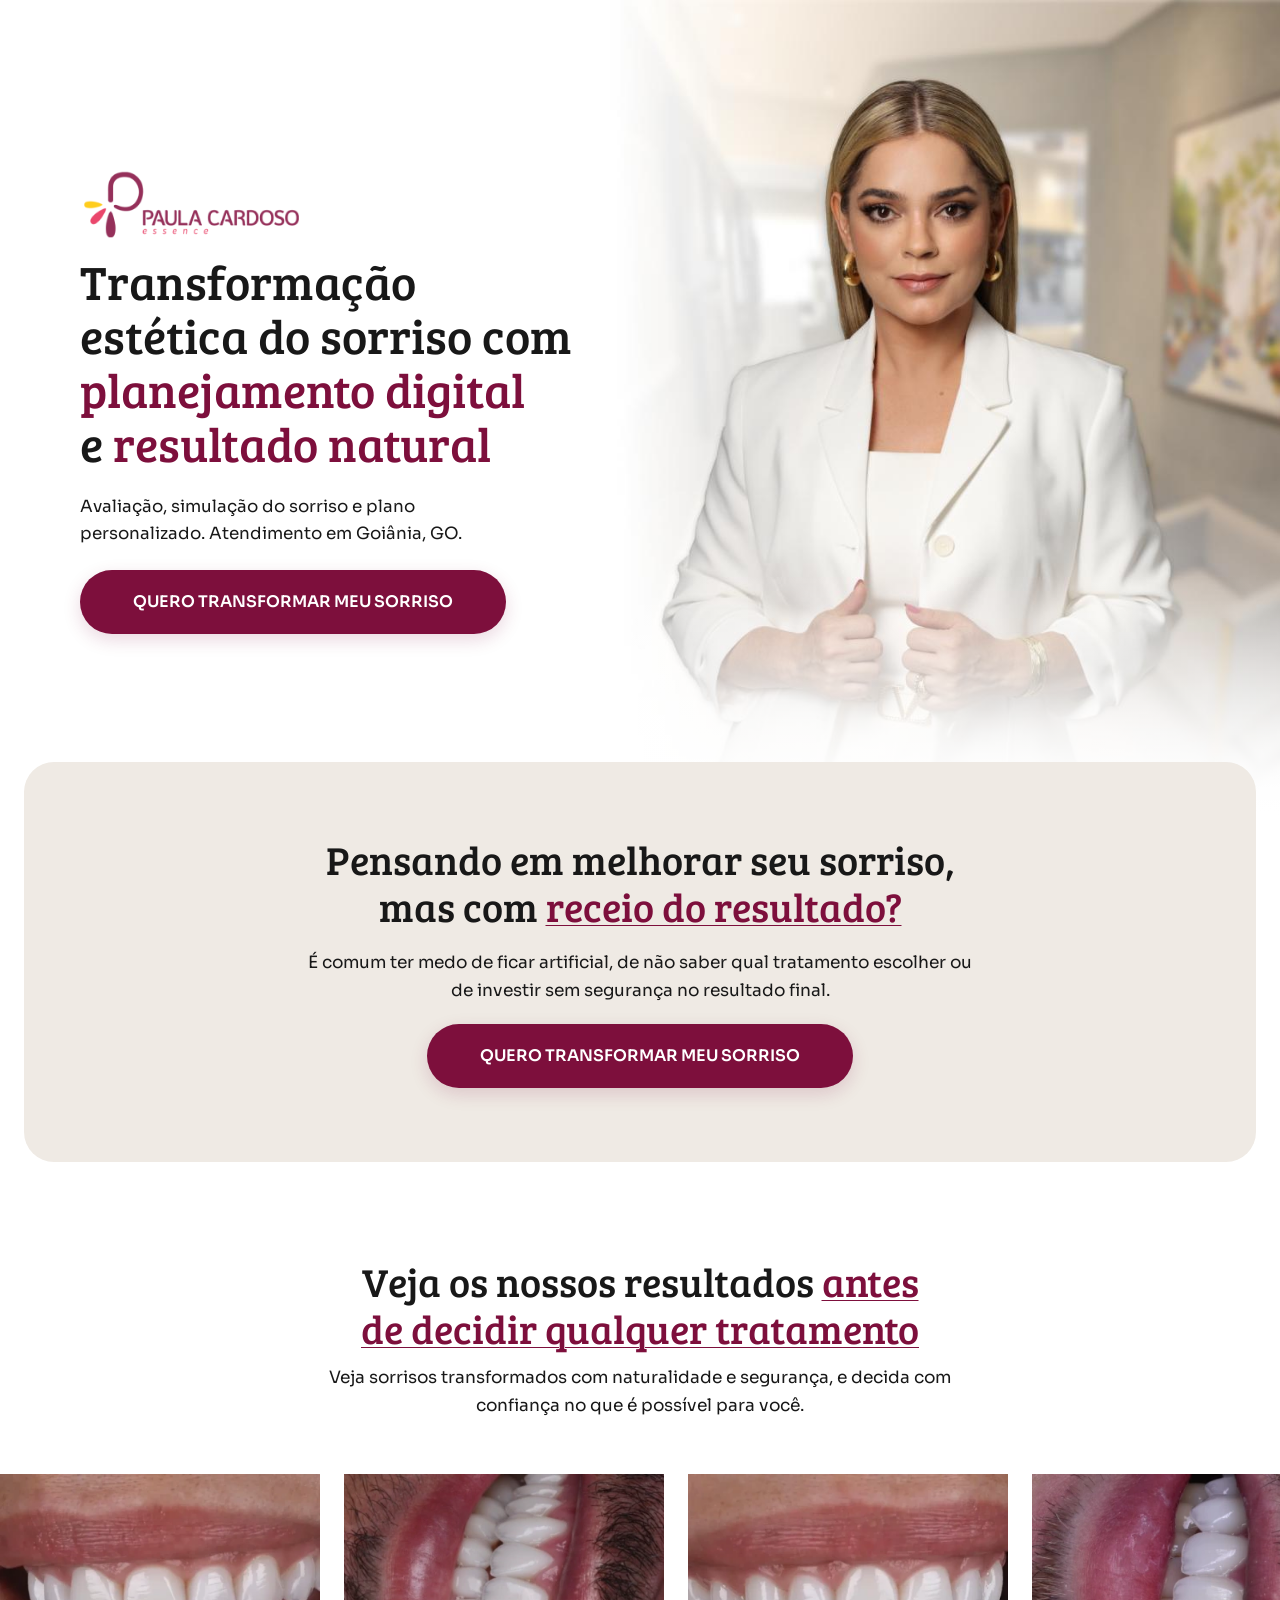
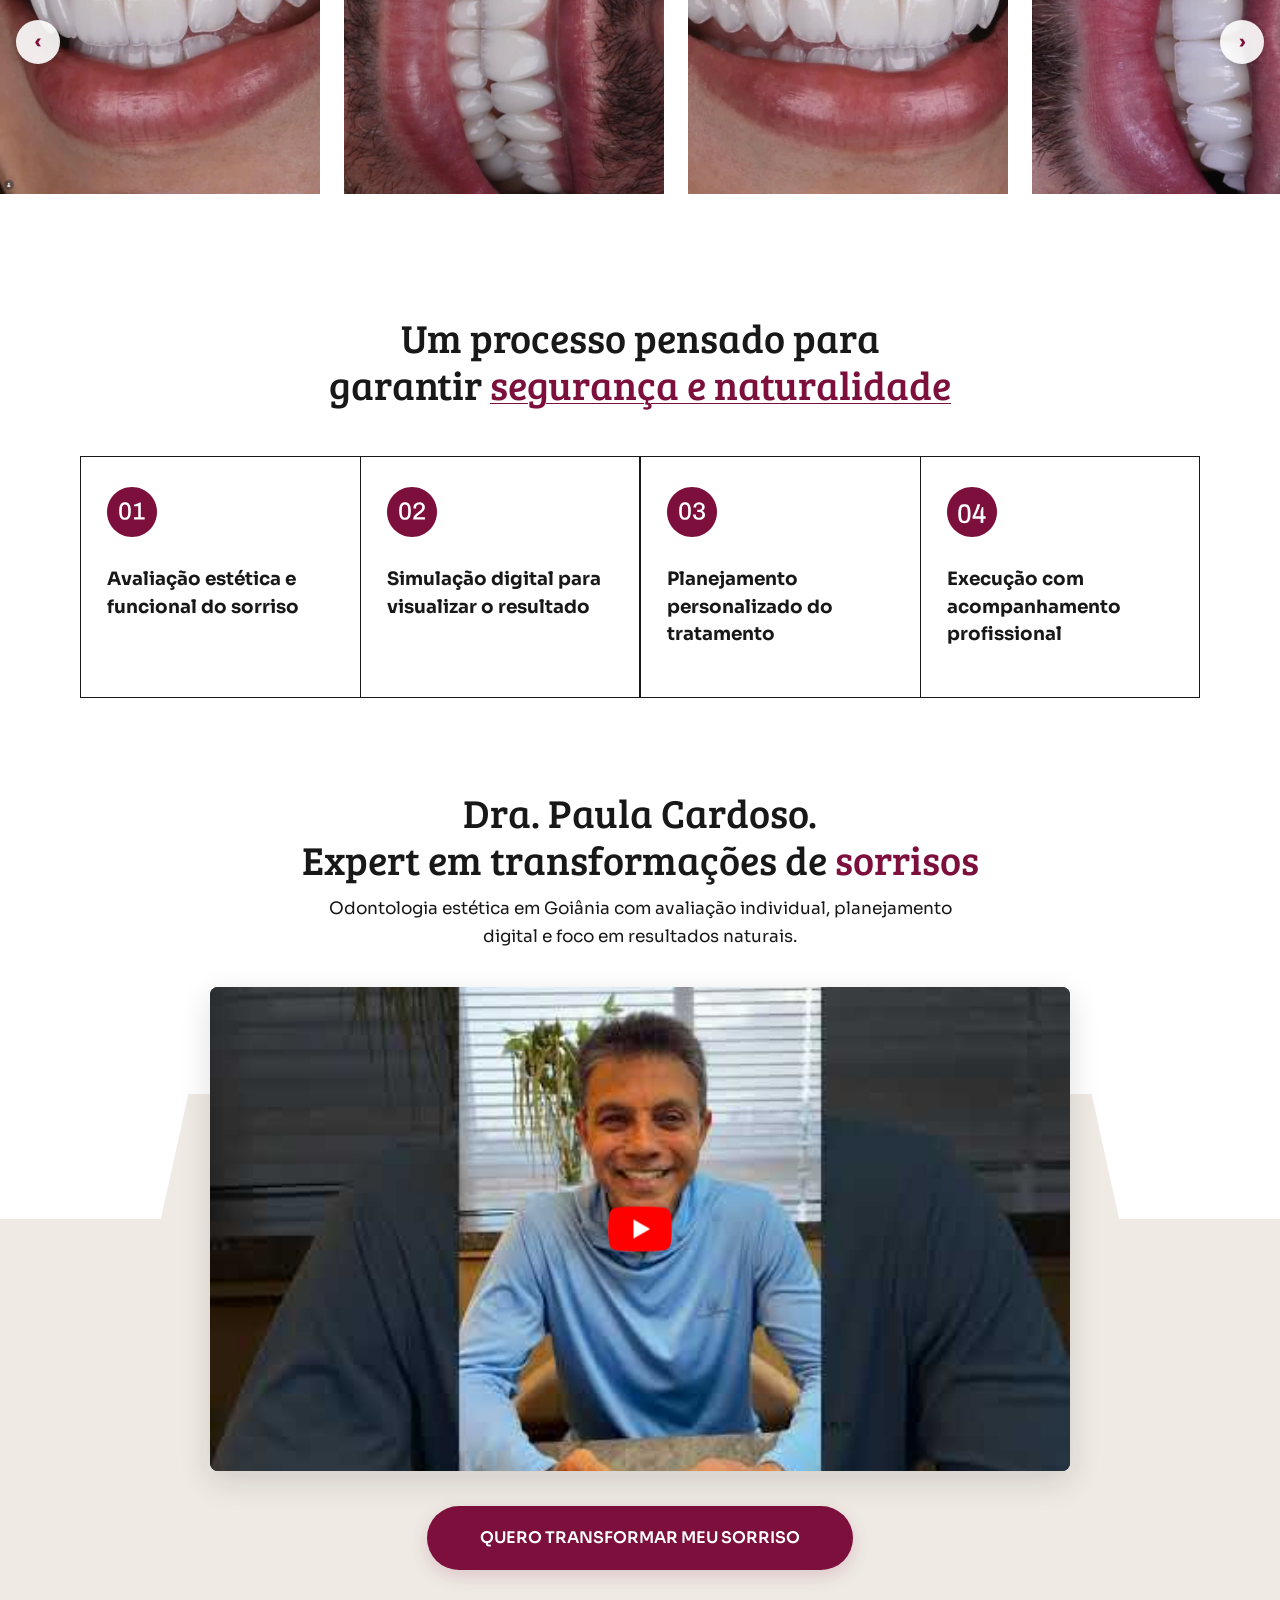
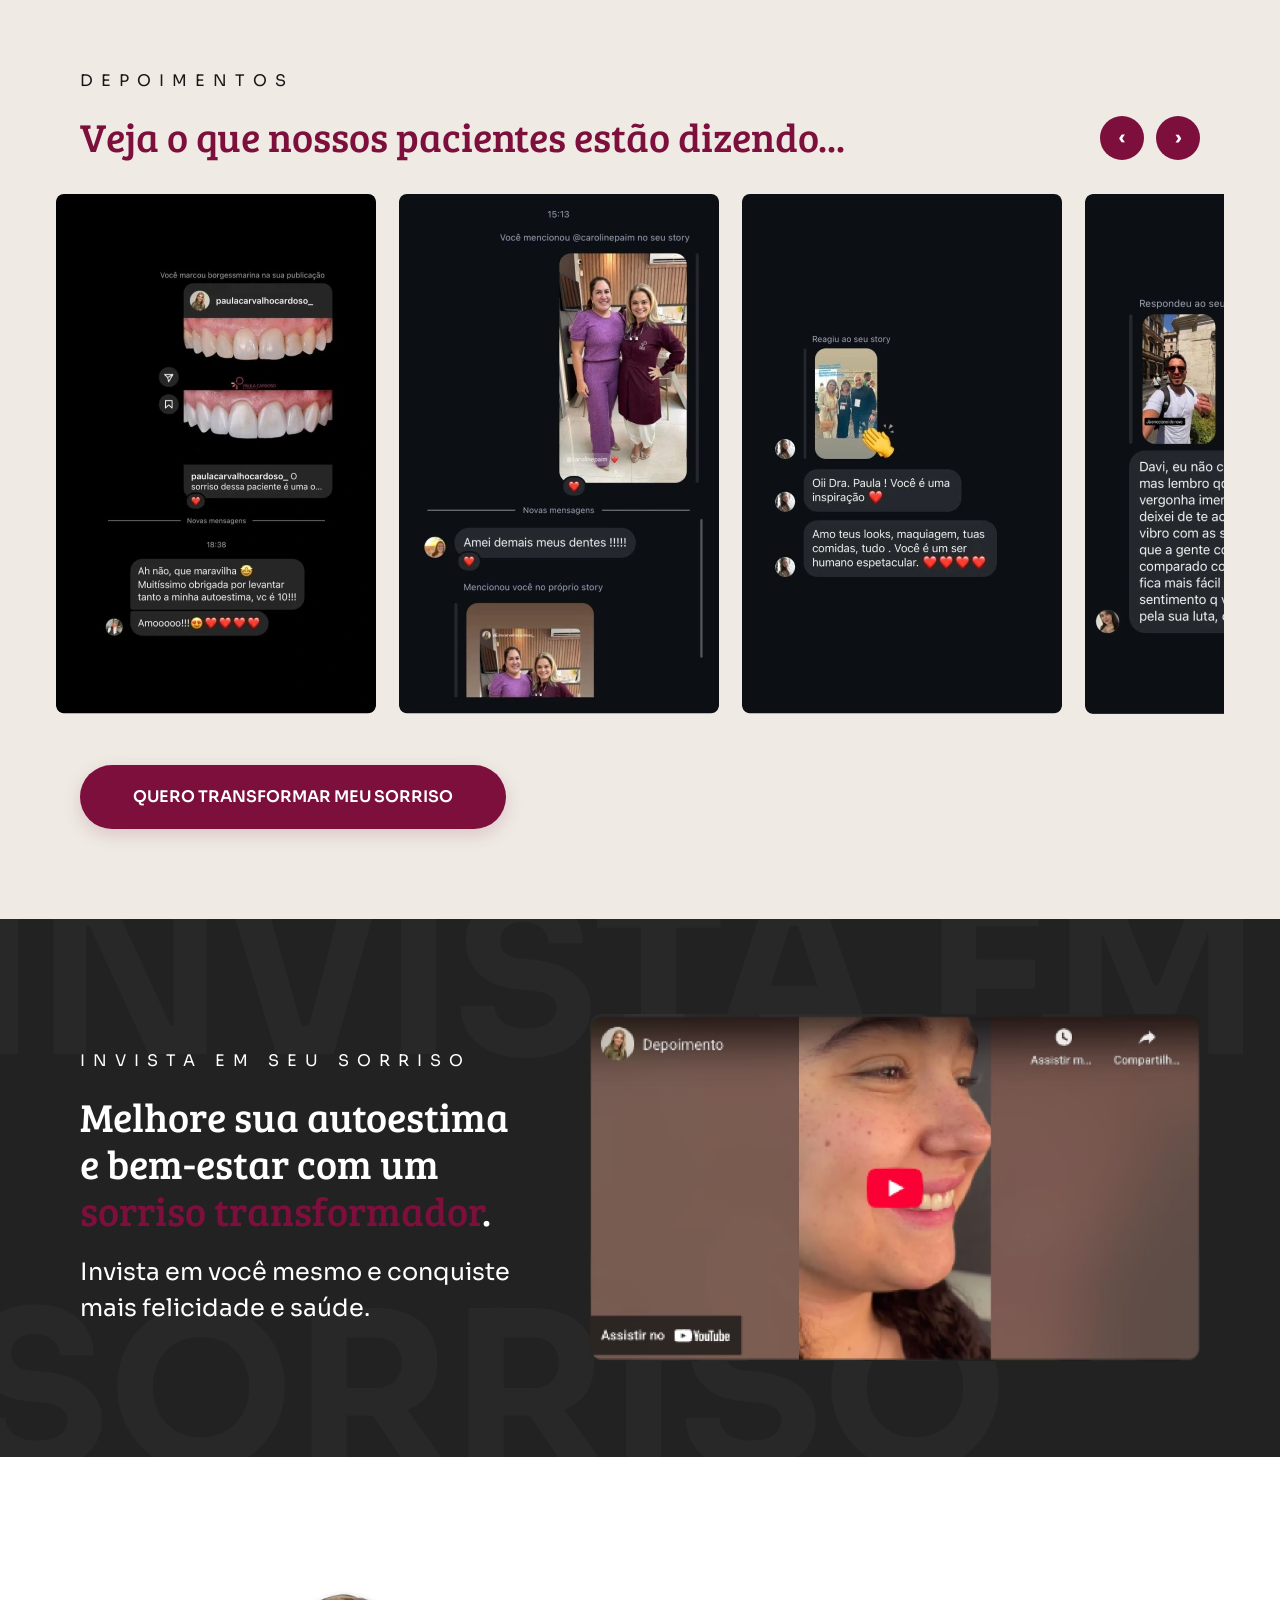
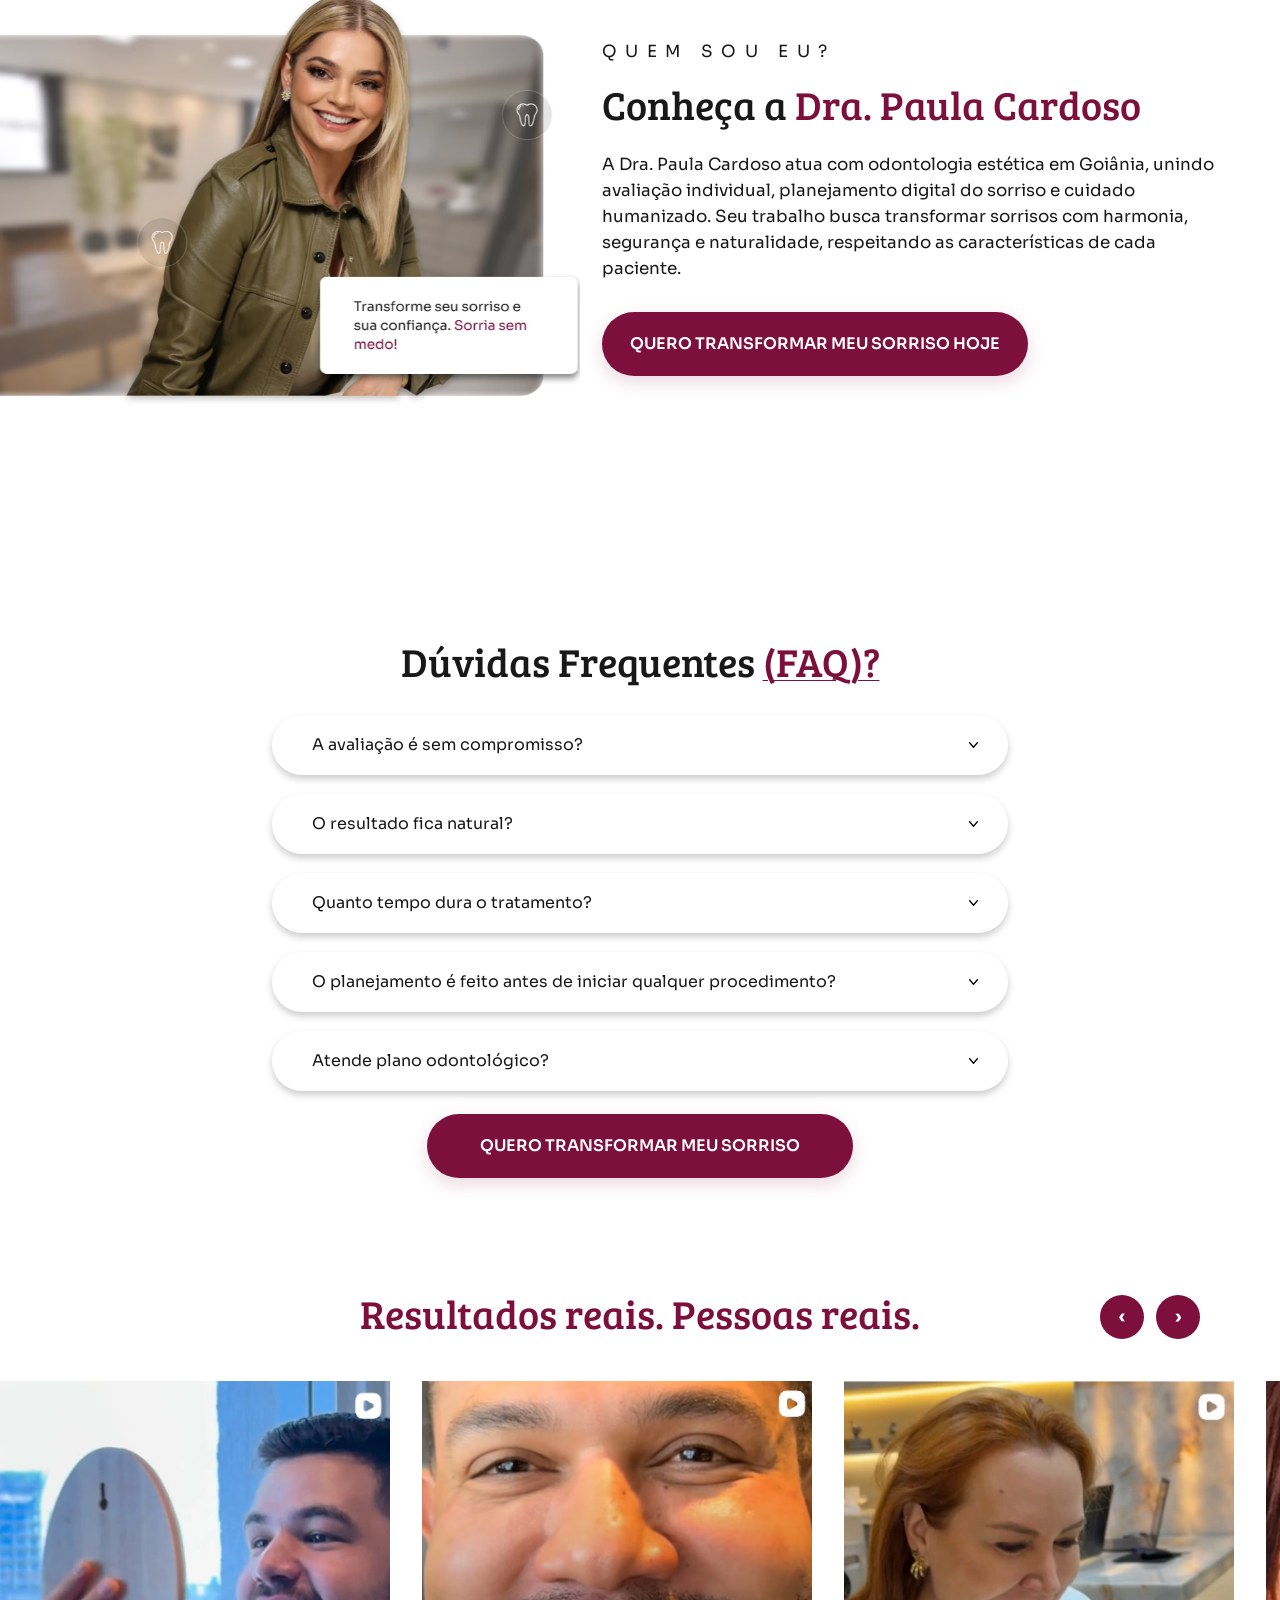
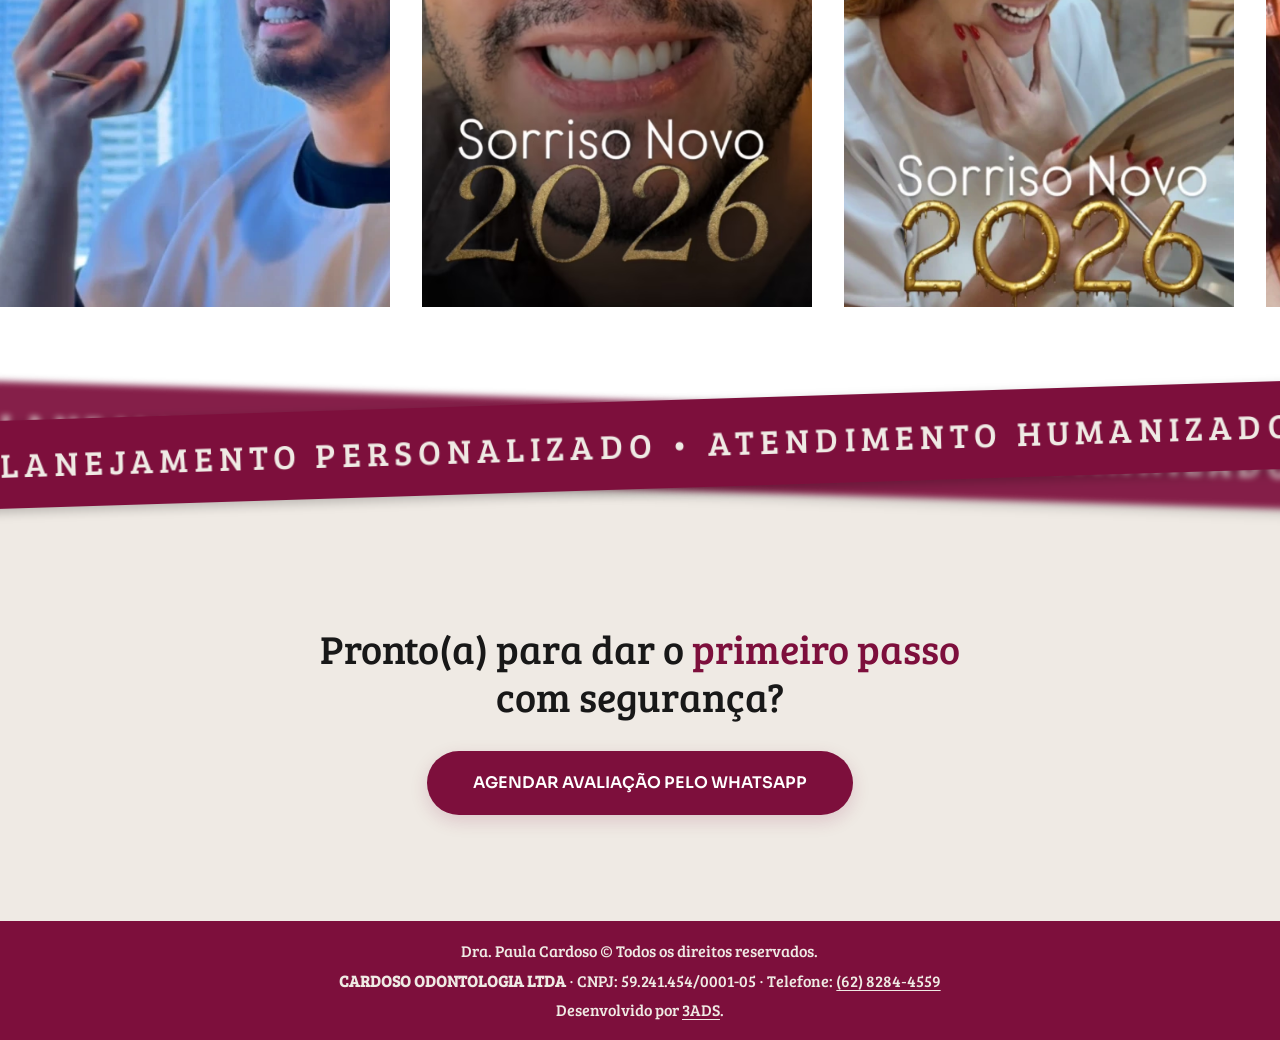
<file: index.html>
<!DOCTYPE html>
<html lang="pt-BR">
<head>
  <!-- Google Tag Manager -->
  <script>(function(w,d,s,l,i){w[l]=w[l]||[];w[l].push({'gtm.start':
  new Date().getTime(),event:'gtm.js'});var f=d.getElementsByTagName(s)[0],
  j=d.createElement(s),dl=l!='dataLayer'?'&l='+l:'';j.async=true;j.src=
  'https://www.googletagmanager.com/gtm.js?id='+i+dl;f.parentNode.insertBefore(j,f);
  })(window,document,'script','dataLayer','GTM-TF6J2NST');</script>
  <!-- End Google Tag Manager -->
  <meta charset="utf-8">
  <meta name="viewport" content="width=device-width, initial-scale=1">
  <meta name="description" content="Dentista em Goiânia especializada em odontologia estética, planejamento digital e transformação do sorriso com resultados naturais. Agende sua avaliação.">
  <meta name="robots" content="index, follow, max-image-preview:large, max-snippet:-1, max-video-preview:-1">
  <meta name="googlebot" content="index, follow, max-image-preview:large, max-snippet:-1, max-video-preview:-1">
  <meta name="author" content="Dra. Paula Cardoso">
  <meta name="keywords" content="dentista em Goiânia, odontologia estética, estética do sorriso, transformação do sorriso, planejamento digital do sorriso, sorriso natural, Dra. Paula Cardoso">
  <meta name="theme-color" content="#7d0f3c">
  <meta name="geo.region" content="BR-GO">
  <meta name="geo.placename" content="Goiânia">
  <link rel="canonical" href="https://paulacardosoessence.com.br/">
  <link rel="icon" href="assets/favicon.svg" type="image/svg+xml">
  <link rel="preload" href="assets/hero-background.png" as="image" fetchpriority="high">
  <link rel="preload" href="assets/bree-serif-400.woff2" as="font" type="font/woff2" crossorigin>
  <link rel="alternate" href="/llms.txt" type="text/plain" title="Informações para assistentes de IA">
  <meta property="og:type" content="website">
  <meta property="og:locale" content="pt_BR">
  <meta property="og:site_name" content="Dra. Paula Cardoso Essence">
  <meta property="og:title" content="Dentista em Goiânia | Estética do Sorriso | Dra. Paula Cardoso">
  <meta property="og:description" content="Planejamento digital e odontologia estética em Goiânia para transformar o sorriso com segurança, harmonia e naturalidade.">
  <meta property="og:url" content="https://paulacardosoessence.com.br/">
  <meta property="og:image" content="https://paulacardosoessence.com.br/assets/hero-background.png">
  <meta property="og:image:width" content="1920">
  <meta property="og:image:height" content="955">
  <meta property="og:image:alt" content="Dra. Paula Cardoso, dentista especializada em estética do sorriso em Goiânia">
  <meta name="twitter:card" content="summary_large_image">
  <meta name="twitter:title" content="Dentista em Goiânia | Estética do Sorriso | Dra. Paula Cardoso">
  <meta name="twitter:description" content="Planejamento digital e odontologia estética para um sorriso natural e personalizado.">
  <meta name="twitter:image" content="https://paulacardosoessence.com.br/assets/hero-background.png">
  <title>Dentista em Goiânia | Estética do Sorriso | Dra. Paula Cardoso</title>
  <script>document.documentElement.classList.add('js');</script>
  <link rel="stylesheet" href="styles.min.css">
  <script type="application/ld+json">
  {
    "@context": "https://schema.org",
    "@graph": [
      {
        "@type": "WebSite",
        "@id": "https://paulacardosoessence.com.br/#website",
        "url": "https://paulacardosoessence.com.br/",
        "name": "Dra. Paula Cardoso Essence",
        "alternateName": "Paula Cardoso Essence",
        "inLanguage": "pt-BR"
      },
      {
        "@type": "Dentist",
        "@id": "https://paulacardosoessence.com.br/#dentist",
        "name": "Dra. Paula Cardoso",
        "legalName": "CARDOSO ODONTOLOGIA LTDA",
        "taxID": "59.241.454/0001-05",
        "telephone": "+55 62 8284-4559",
        "url": "https://paulacardosoessence.com.br/",
        "description": "Atendimento odontológico estético em Goiânia com avaliação individual, planejamento digital do sorriso e foco em resultados naturais.",
        "image": "https://paulacardosoessence.com.br/assets/sobre-paula-foto.png",
        "logo": "https://paulacardosoessence.com.br/assets/logo-paula-cardoso.png",
        "areaServed": {
          "@type": "City",
          "name": "Goiânia"
        },
        "medicalSpecialty": "Dentistry",
        "founder": {
          "@type": "Person",
          "name": "Paula Cardoso",
          "jobTitle": "Dentista"
        }
      },
      {
        "@type": "WebPage",
        "@id": "https://paulacardosoessence.com.br/#webpage",
        "url": "https://paulacardosoessence.com.br/",
        "name": "Dentista em Goiânia | Estética do Sorriso | Dra. Paula Cardoso",
        "description": "Odontologia estética, planejamento digital e transformação do sorriso com resultados naturais em Goiânia.",
        "isPartOf": { "@id": "https://paulacardosoessence.com.br/#website" },
        "about": { "@id": "https://paulacardosoessence.com.br/#dentist" },
        "inLanguage": "pt-BR"
      },
      {
        "@type": "FAQPage",
        "@id": "https://paulacardosoessence.com.br/#faq",
        "mainEntity": [
          {
            "@type": "Question",
            "name": "A avaliação é sem compromisso?",
            "acceptedAnswer": {
              "@type": "Answer",
              "text": "Sim. A avaliação é o momento de entender suas necessidades, esclarecer possibilidades e orientar os próximos passos."
            }
          },
          {
            "@type": "Question",
            "name": "O resultado fica natural?",
            "acceptedAnswer": {
              "@type": "Answer",
              "text": "O planejamento busca respeitar suas proporções faciais e as características do seu sorriso para alcançar um resultado harmônico."
            }
          },
          {
            "@type": "Question",
            "name": "Quanto tempo dura o tratamento?",
            "acceptedAnswer": {
              "@type": "Answer",
              "text": "O prazo depende do diagnóstico e do plano definido durante a avaliação individual."
            }
          },
          {
            "@type": "Question",
            "name": "O planejamento é feito antes de iniciar qualquer procedimento?",
            "acceptedAnswer": {
              "@type": "Answer",
              "text": "Sim. Avaliação, simulação e planejamento antecedem a execução do tratamento."
            }
          },
          {
            "@type": "Question",
            "name": "Atende plano odontológico?",
            "acceptedAnswer": {
              "@type": "Answer",
              "text": "Consulte a equipe para confirmar modalidades de atendimento, formas de pagamento e eventuais coberturas."
            }
          }
        ]
      }
    ]
  }
  </script>
</head>
<body>
  <!-- Google Tag Manager (noscript) -->
  <noscript><iframe class="gtm-noscript" src="https://www.googletagmanager.com/ns.html?id=GTM-TF6J2NST"
  height="0" width="0" title="Google Tag Manager"></iframe></noscript>
  <!-- End Google Tag Manager (noscript) -->
  <main>
    <section class="hero" id="inicio" aria-labelledby="hero-title">
      <div class="container hero__inner">
        <div class="hero__copy">
          <img class="hero__logo" src="assets/logo-paula-cardoso.png" width="270" height="83" alt="Dra. Paula Cardoso" decoding="async" fetchpriority="high">
          <h1 id="hero-title">Transformação estética do sorriso com <span class="accent">planejamento digital</span> e <span class="accent">resultado natural</span></h1>
          <p>Avaliação, simulação do sorriso e plano personalizado. Atendimento em Goiânia, GO.</p>
          <a class="button" href="https://spar-hazel.vercel.app/l/google-paula-cardoso-ess-fzx" target="_blank" rel="noopener">Quero transformar meu sorriso</a>
        </div>
      </div>
      <div class="hero__mobile-portrait" aria-hidden="true"></div>
      <img class="hero__callout hero__callout--one" src="assets/callout-dentes.png" width="432" height="117" alt="Naturalidade em lentes em porcelana" decoding="async">
      <img class="hero__callout hero__callout--two" src="assets/callout-sorrisos.png" width="432" height="117" alt="Diferentes sorrisos transformados" decoding="async">
    </section>

    <section class="challenge" aria-labelledby="challenge-title">
      <div class="challenge__content" data-reveal>
        <h2 class="title" id="challenge-title">Pensando em melhorar seu sorriso,<br>mas com <span class="underlined">receio do resultado?</span></h2>
        <p>É comum ter medo de ficar artificial, de não saber qual tratamento escolher ou de investir sem segurança no resultado final.</p>
        <a class="button" href="https://spar-hazel.vercel.app/l/google-paula-cardoso-ess-fzx" target="_blank" rel="noopener" data-reveal>Quero transformar meu sorriso</a>
      </div>
    </section>

    <section aria-labelledby="resultados-title">
      <div class="results-intro" data-reveal>
        <h2 class="title" id="resultados-title">Veja os nossos resultados <span class="underlined">antes de decidir qualquer tratamento</span></h2>
        <p>Veja sorrisos transformados com naturalidade e segurança, e decida com confiança no que é possível para você.</p>
      </div>
      <div class="smile-carousel" data-reveal="scale">
        <button class="smile-carousel__control smile-carousel__control--previous" type="button" data-scroll="smile-results-track" data-direction="-1" aria-label="Resultados de sorrisos anteriores">‹</button>
        <div class="smile-strip" id="smile-results-track" role="group" tabindex="0" aria-label="Carrossel de resultados de tratamentos odontológicos">
          <img src="assets/sorriso-carrossel-1.webp" width="400" height="400" alt="Resultado frontal de transformação estética do sorriso" loading="lazy" decoding="async">
          <img class="is-rotated" src="assets/sorriso-carrossel-2.webp" width="400" height="400" alt="Resultado lateral de transformação estética do sorriso" loading="lazy" decoding="async">
          <img src="assets/sorriso-carrossel-3.webp" width="400" height="400" alt="Sorriso natural após tratamento odontológico estético" loading="lazy" decoding="async">
          <img class="is-rotated" src="assets/sorriso-carrossel-4.webp" width="400" height="400" alt="Vista lateral de resultado odontológico natural" loading="lazy" decoding="async">
          <img src="assets/sorriso-carrossel-3.webp" width="400" height="400" alt="" loading="lazy" decoding="async" aria-hidden="true">
        </div>
        <button class="smile-carousel__control smile-carousel__control--next" type="button" data-scroll="smile-results-track" data-direction="1" aria-label="Próximos resultados de sorrisos">›</button>
      </div>
    </section>

    <section class="process" aria-labelledby="process-title">
      <div class="container">
        <h2 class="title process__title" id="process-title" data-reveal>Um processo pensado para garantir <span class="underlined">segurança e naturalidade</span></h2>
        <div class="process__grid">
          <article class="process-card" data-reveal>
            <img src="assets/processo-1.svg" width="50" height="50" alt="Etapa 1" loading="lazy" decoding="async">
            <h3>Avaliação estética e funcional do sorriso</h3>
          </article>
          <article class="process-card" data-reveal>
            <img src="assets/processo-2.svg" width="50" height="50" alt="Etapa 2" loading="lazy" decoding="async">
            <h3>Simulação digital para visualizar o resultado</h3>
          </article>
          <article class="process-card" data-reveal>
            <img src="assets/processo-3.svg" width="50" height="50" alt="Etapa 3" loading="lazy" decoding="async">
            <h3>Planejamento personalizado do tratamento</h3>
          </article>
          <article class="process-card" data-reveal>
            <img src="assets/processo-4.svg" width="50" height="50" alt="Etapa 4" loading="lazy" decoding="async">
            <h3>Execução com acompanhamento profissional</h3>
          </article>
        </div>
      </div>
    </section>

    <section class="proof-zone" aria-labelledby="expert-title">
      <div class="container expert">
        <div class="expert__heading" data-reveal>
          <h2 class="title" id="expert-title">Dra. Paula Cardoso.<br>Expert em transformações de <span class="accent">sorrisos</span></h2>
          <p class="expert__subtitle">Odontologia estética em Goiânia com avaliação individual, planejamento digital e foco em resultados naturais.</p>
        </div>
        <a class="expert__video" href="https://www.youtube.com/" target="_blank" rel="noopener" aria-label="Assistir ao vídeo da Dra. Paula Cardoso" data-reveal="scale">
          <img src="assets/video-dentista.png" width="480" height="360" alt="Dra. Paula Cardoso apresentando o planejamento do sorriso" loading="lazy" decoding="async">
          <img class="play" src="assets/youtube-play.png" width="64" height="45" alt="" loading="lazy" decoding="async">
        </a>
        <a class="button" href="https://spar-hazel.vercel.app/l/google-paula-cardoso-ess-fzx" target="_blank" rel="noopener">Quero transformar meu sorriso</a>
      </div>

      <div class="container testimonials">
        <div class="testimonials__head" data-reveal>
          <div>
            <p class="eyebrow">Depoimentos</p>
            <h2 class="title testimonials__title">Veja o que nossos pacientes estão dizendo...</h2>
          </div>
          <div class="carousel-controls" role="group" aria-label="Controles dos depoimentos">
            <button class="carousel-control" type="button" data-scroll="testimonials-track" data-direction="-1" aria-label="Depoimentos anteriores">‹</button>
            <button class="carousel-control" type="button" data-scroll="testimonials-track" data-direction="1" aria-label="Próximos depoimentos">›</button>
          </div>
        </div>
        <div class="testimonials-strip" id="testimonials-track" role="group" tabindex="0" aria-label="Carrossel de depoimentos de pacientes" data-reveal="scale">
          <img src="assets/depoimento-1.webp" width="320" height="521" alt="Depoimento de paciente sobre o atendimento odontológico" loading="lazy" decoding="async">
          <img src="assets/depoimento-2.webp" width="320" height="521" alt="Relato de paciente sobre a transformação do sorriso" loading="lazy" decoding="async">
          <img src="assets/depoimento-3.webp" width="320" height="521" alt="Avaliação de paciente da Dra. Paula Cardoso" loading="lazy" decoding="async">
          <img src="assets/depoimento-4.webp" width="320" height="520" alt="Depoimento sobre resultado odontológico natural" loading="lazy" decoding="async">
          <img src="assets/depoimento-5.webp" width="320" height="521" alt="Experiência de paciente com o planejamento do sorriso" loading="lazy" decoding="async">
          <img src="assets/depoimento-6.webp" width="320" height="521" alt="Relato de paciente sobre estética do sorriso" loading="lazy" decoding="async">
        </div>
        <a class="button testimonials__cta" href="https://spar-hazel.vercel.app/l/google-paula-cardoso-ess-fzx" target="_blank" rel="noopener" data-reveal>Quero transformar meu sorriso</a>
      </div>
    </section>

    <section class="investment" aria-labelledby="investment-title">
      <div class="container investment__inner">
        <div class="investment__copy" data-reveal="left">
          <p class="eyebrow">Invista em seu sorriso</p>
          <h2 class="title" id="investment-title">Melhore sua autoestima e bem-estar com um <span class="accent">sorriso transformador</span>.</h2>
          <p>Invista em você mesmo e conquiste mais felicidade e saúde.</p>
        </div>
        <a class="investment__video" href="https://www.youtube.com/" target="_blank" rel="noopener" aria-label="Assistir depoimento de paciente" data-reveal="right">
          <picture>
            <source srcset="assets/video-paciente.avif" type="image/avif">
            <img src="assets/video-paciente.png" width="940" height="534" alt="Paciente mostrando o resultado natural do sorriso" loading="lazy" decoding="async">
          </picture>
        </a>
      </div>
    </section>

    <section class="about" aria-labelledby="about-title">
      <div class="about__visual" data-reveal="left">
        <picture>
          <source srcset="assets/sobre-paula-foto.avif" type="image/avif">
          <img src="assets/sobre-paula-foto.png" width="860" height="669" alt="Dra. Paula Cardoso, dentista em Goiânia, em seu consultório" loading="lazy" decoding="async">
        </picture>
      </div>
      <div class="about__copy" data-reveal="right">
        <p class="eyebrow">Quem sou eu?</p>
        <h2 class="title" id="about-title">Conheça a <span class="accent">Dra. Paula Cardoso</span></h2>
        <p>A Dra. Paula Cardoso atua com odontologia estética em Goiânia, unindo avaliação individual, planejamento digital do sorriso e cuidado humanizado. Seu trabalho busca transformar sorrisos com harmonia, segurança e naturalidade, respeitando as características de cada paciente.</p>
        <a class="button" href="https://spar-hazel.vercel.app/l/google-paula-cardoso-ess-fzx" target="_blank" rel="noopener">Quero transformar meu sorriso hoje</a>
      </div>
    </section>

    <section class="faq" id="faq" aria-labelledby="faq-title">
      <div class="faq__inner">
        <h2 class="title faq__title" id="faq-title" data-reveal>Dúvidas Frequentes <span class="underlined">(FAQ)?</span></h2>
        <div class="faq-list">
          <details class="faq-item" data-reveal>
            <summary>A avaliação é sem compromisso?</summary>
            <p>Sim. A avaliação é o momento de entender suas necessidades, esclarecer possibilidades e orientar os próximos passos.</p>
          </details>
          <details class="faq-item" data-reveal>
            <summary>O resultado fica natural?</summary>
            <p>O planejamento busca respeitar suas proporções faciais e as características do seu sorriso para alcançar um resultado harmônico.</p>
          </details>
          <details class="faq-item" data-reveal>
            <summary>Quanto tempo dura o tratamento?</summary>
            <p>O prazo depende do diagnóstico e do plano definido durante a avaliação individual.</p>
          </details>
          <details class="faq-item" data-reveal>
            <summary>O planejamento é feito antes de iniciar qualquer procedimento?</summary>
            <p>Sim. Avaliação, simulação e planejamento antecedem a execução do tratamento.</p>
          </details>
          <details class="faq-item" data-reveal>
            <summary>Atende plano odontológico?</summary>
            <p>Consulte a equipe para confirmar modalidades de atendimento, formas de pagamento e eventuais coberturas.</p>
          </details>
        </div>
        <a class="button faq__cta" href="https://spar-hazel.vercel.app/l/google-paula-cardoso-ess-fzx" target="_blank" rel="noopener">Quero transformar meu sorriso</a>
      </div>
    </section>

    <section class="social-results" aria-labelledby="social-results-title">
      <div class="social-results__head" data-reveal>
        <h2 class="title social-results__title" id="social-results-title">Resultados reais. Pessoas reais.</h2>
        <div class="carousel-controls social-results__controls" role="group" aria-label="Controles dos resultados reais">
          <button class="carousel-control" type="button" data-scroll="social-results-track" data-direction="-1" aria-label="Resultados anteriores">‹</button>
          <button class="carousel-control" type="button" data-scroll="social-results-track" data-direction="1" aria-label="Próximos resultados">›</button>
        </div>
      </div>
      <div class="social-strip" id="social-results-track" role="group" tabindex="0" aria-label="Carrossel de resultados publicados por pacientes" data-reveal="scale">
        <img src="assets/resultado-real-01.webp" width="491" height="663" alt="Paciente conferindo o novo sorriso no espelho" loading="lazy" decoding="async">
        <picture>
          <source srcset="assets/resultado-social-2.avif" type="image/avif">
          <img src="assets/resultado-social-2.png" width="469" height="629" alt="Resultado de transformação estética do sorriso" loading="lazy" decoding="async">
        </picture>
        <img src="assets/resultado-real-03.webp" width="491" height="663" alt="Paciente sorrindo após o tratamento odontológico" loading="lazy" decoding="async">
        <img src="assets/resultado-real-04.webp" width="491" height="663" alt="Transformação natural e feminina do sorriso" loading="lazy" decoding="async">
        <img src="assets/resultado-real-05.webp" width="491" height="663" alt="Registro de paciente após atendimento odontológico" loading="lazy" decoding="async">
        <img src="assets/resultado-real-06.webp" width="491" height="663" alt="Dra. Paula Cardoso apresentando uma transformação do sorriso" loading="lazy" decoding="async">
        <img src="assets/resultado-real-07.webp" width="491" height="663" alt="Agenda de atendimentos da Dra. Paula Cardoso" loading="lazy" decoding="async">
        <img src="assets/resultado-real-08.webp" width="491" height="663" alt="Dra. Paula Cardoso recebendo reconhecimento profissional" loading="lazy" decoding="async">
        <img src="assets/resultado-real-09.webp" width="491" height="663" alt="Dra. Paula Cardoso durante apresentação profissional" loading="lazy" decoding="async">
        <img src="assets/resultado-real-10.webp" width="491" height="663" alt="Detalhe de resultado estético dental natural" loading="lazy" decoding="async">
        <img src="assets/resultado-real-11.webp" width="491" height="663" alt="Participação da Dra. Paula Cardoso em evento de odontologia" loading="lazy" decoding="async">
        <img src="assets/resultado-real-12.webp" width="491" height="663" alt="Planejamento digital de tratamento odontológico" loading="lazy" decoding="async">
      </div>
    </section>

    <div class="ribbons" aria-hidden="true">
      <div class="ribbon ribbon--back">
        <div class="ribbon__track">
          <span class="ribbon__group">Planejamento personalizado • Atendimento Humanizado • Sem Compromisso • Planejamento personalizado • Atendimento Humanizado • Sem Compromisso •</span>
          <span class="ribbon__group">Planejamento personalizado • Atendimento Humanizado • Sem Compromisso • Planejamento personalizado • Atendimento Humanizado • Sem Compromisso •</span>
        </div>
      </div>
      <div class="ribbon">
        <div class="ribbon__track">
          <span class="ribbon__group">Planejamento personalizado • Atendimento Humanizado • Sem Compromisso • Planejamento personalizado • Atendimento Humanizado • Sem Compromisso •</span>
          <span class="ribbon__group">Planejamento personalizado • Atendimento Humanizado • Sem Compromisso • Planejamento personalizado • Atendimento Humanizado • Sem Compromisso •</span>
        </div>
      </div>
    </div>

    <section class="closing" id="contato" aria-labelledby="closing-title">
      <div class="closing__content" data-reveal>
        <h2 class="title" id="closing-title">Pronto(a) para dar o <span class="accent">primeiro passo</span><br>com segurança?</h2>
        <a class="button" href="https://spar-hazel.vercel.app/l/google-paula-cardoso-ess-fzx" target="_blank" rel="noopener">Agendar avaliação pelo WhatsApp</a>
      </div>
    </section>
  </main>

  <footer class="site-footer">
    <div class="site-footer__content">
      <p>Dra. Paula Cardoso © Todos os direitos reservados.</p>
      <p><strong>CARDOSO ODONTOLOGIA LTDA</strong> · CNPJ: 59.241.454/0001-05 · Telefone: <a href="tel:+556282844559">(62)&nbsp;8284&#8209;4559</a></p>
      <p>Desenvolvido por <a href="https://3ads.com.br/" target="_blank" rel="noopener noreferrer">3ADS</a>.</p>
    </div>
  </footer>

  <script>
    (() => {
      "use strict";

      const reducedMotion = window.matchMedia("(prefers-reduced-motion: reduce)").matches;

      document.querySelectorAll("[data-scroll]").forEach((button) => {
        button.addEventListener("click", () => {
          const track = document.getElementById(button.dataset.scroll);
          if (!track) return;

          const direction = Number(button.dataset.direction || 1);
          const firstCard = track.firstElementChild;
          const styles = window.getComputedStyle(track);
          const gap = parseFloat(styles.columnGap || styles.gap) || 0;
          const step = firstCard ? firstCard.getBoundingClientRect().width + gap : 343;
          track.scrollBy({
            left: direction * step,
            behavior: reducedMotion ? "auto" : "smooth"
          });
        });
      });

      document.querySelectorAll(".faq-item").forEach((item) => {
        item.addEventListener("toggle", () => {
          if (!item.open) return;
          document.querySelectorAll(".faq-item[open]").forEach((openItem) => {
            if (openItem !== item) openItem.open = false;
          });
        });
      });

      const revealElements = document.querySelectorAll("[data-reveal]");

      if (reducedMotion || !("IntersectionObserver" in window)) {
        revealElements.forEach((element) => element.classList.add("is-visible"));
      } else {
        const revealObserver = new IntersectionObserver((entries, observer) => {
          entries.forEach((entry) => {
            if (!entry.isIntersecting) return;
            entry.target.classList.add("is-visible");
            observer.unobserve(entry.target);
          });
        }, {
          rootMargin: "0px 0px -8%",
          threshold: 0.08
        });

        revealElements.forEach((element) => revealObserver.observe(element));
      }

      document.querySelectorAll("a.button").forEach((link) => {
        link.addEventListener("click", () => {
          window.dataLayer = window.dataLayer || [];
          window.dataLayer.push({
            event: "cta_click",
            cta_text: link.textContent.trim(),
            cta_url: link.href
          });
        });
      });
    })();
  </script>
</body>
</html>
</file>
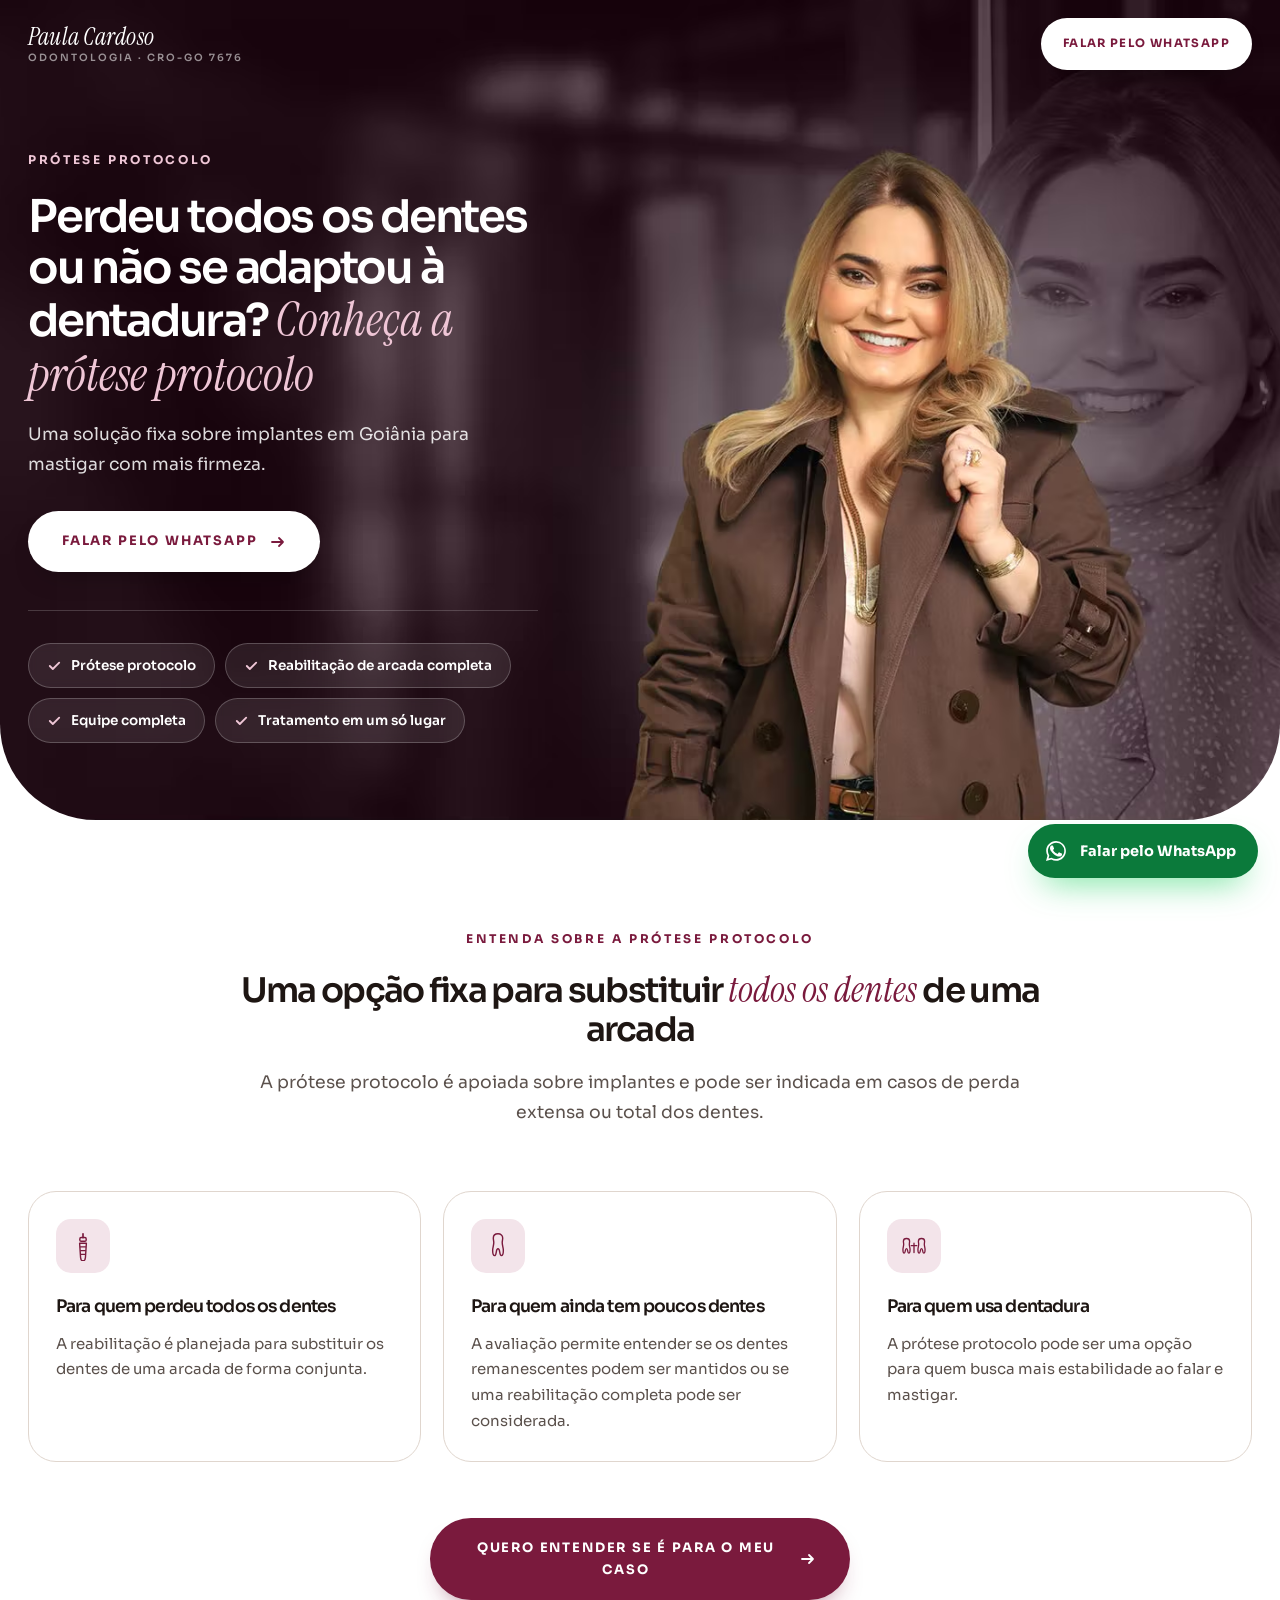
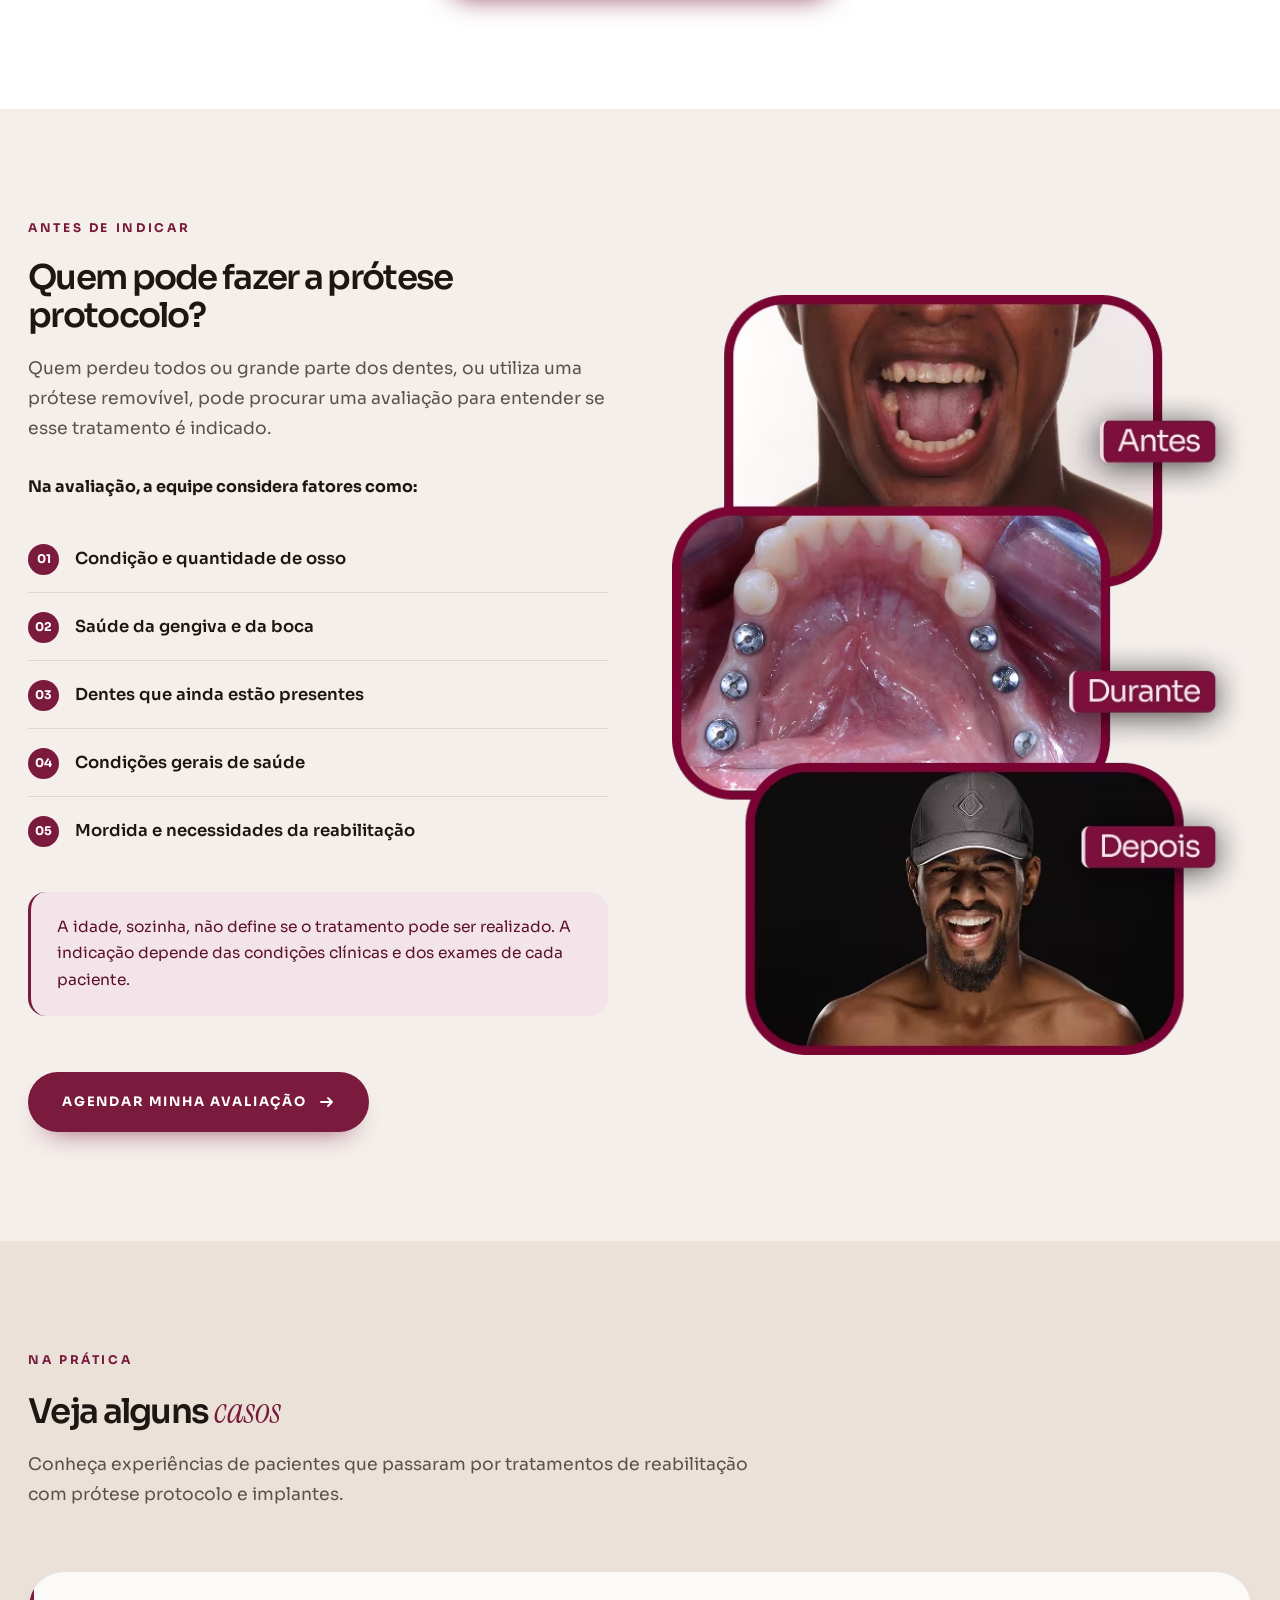
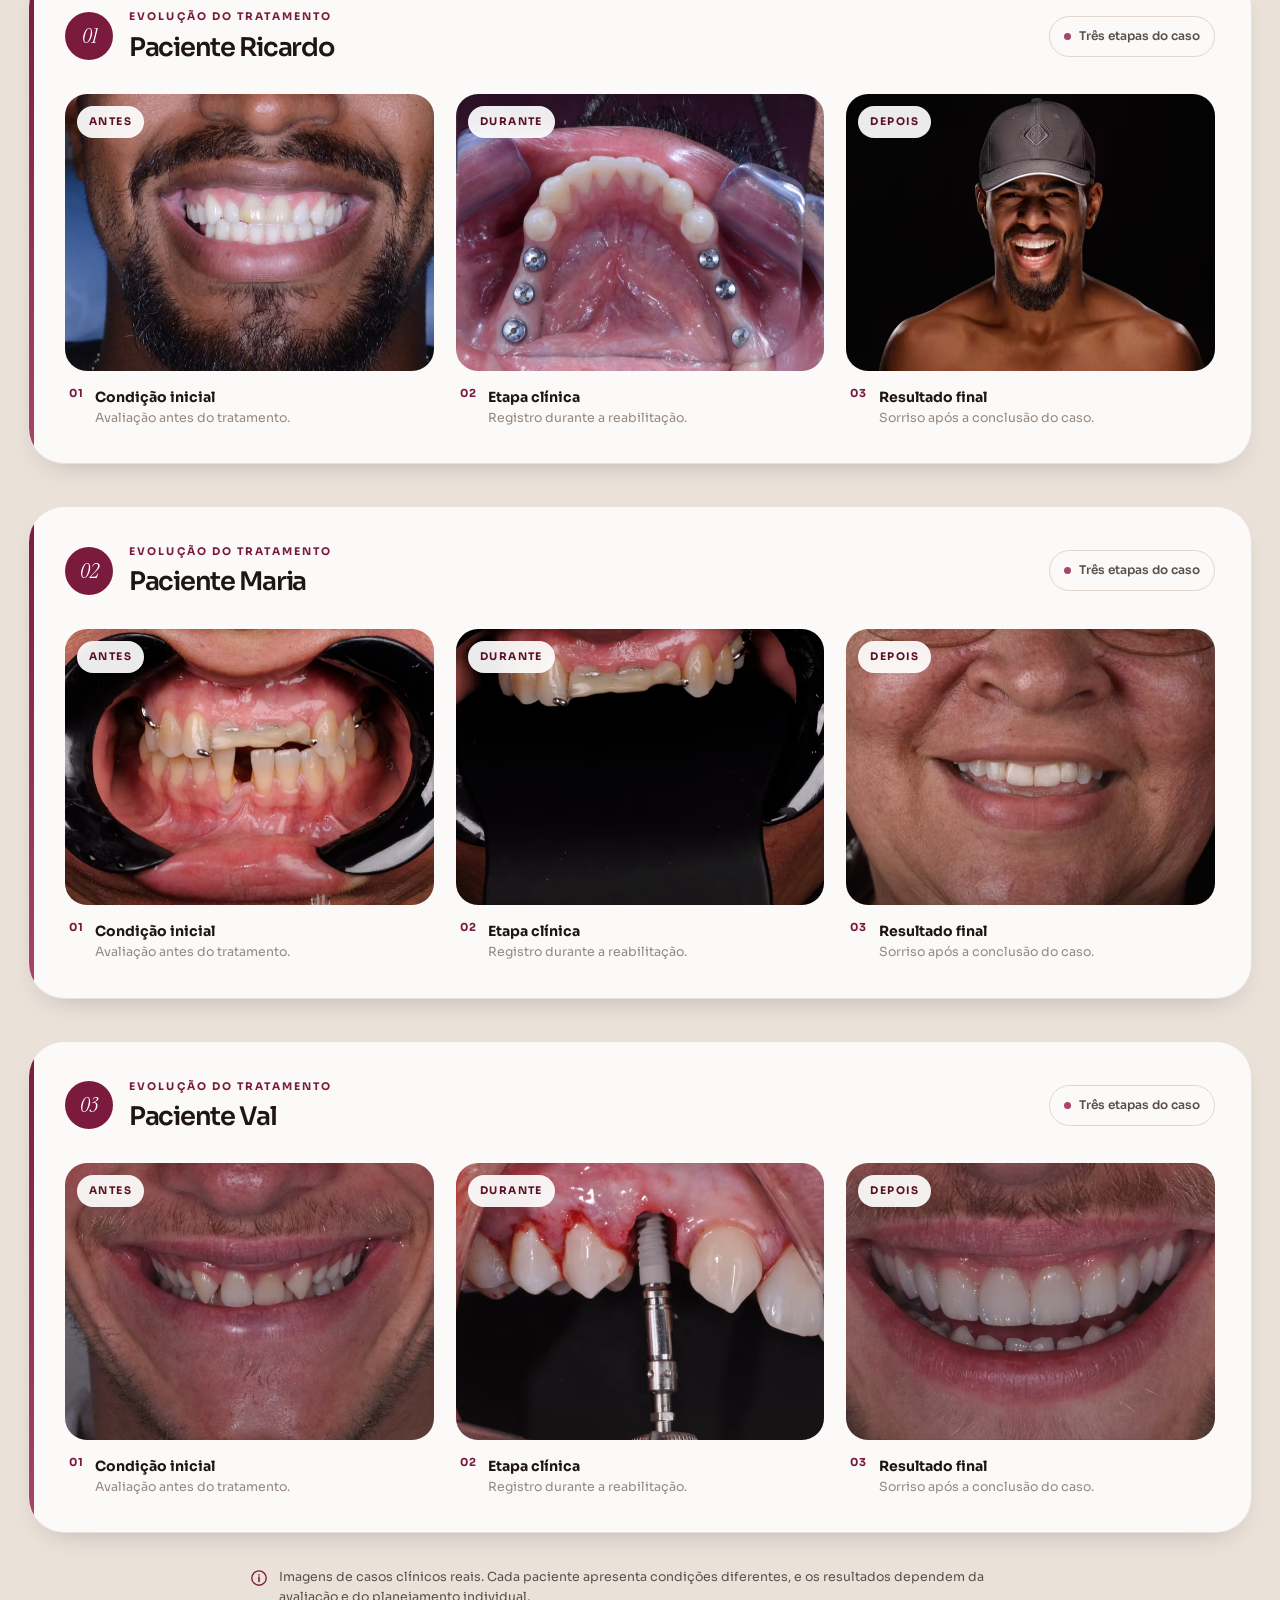
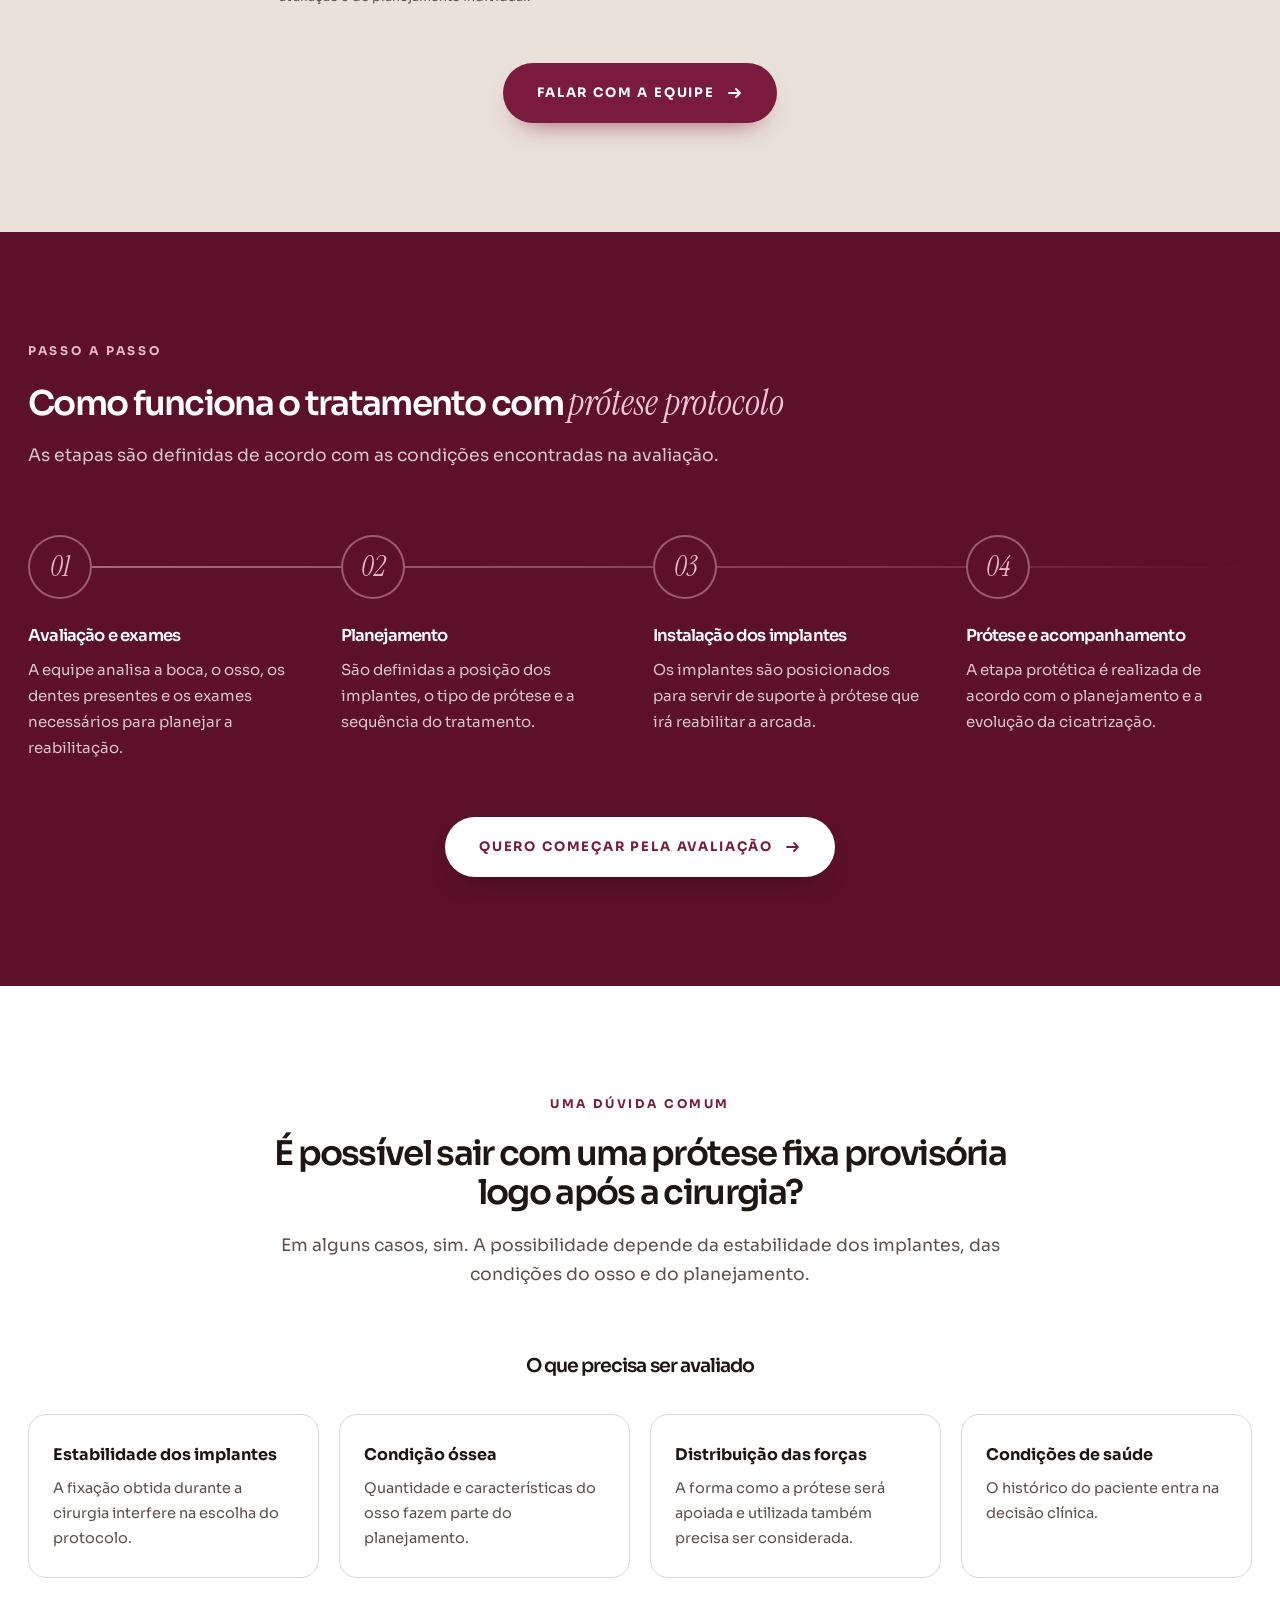
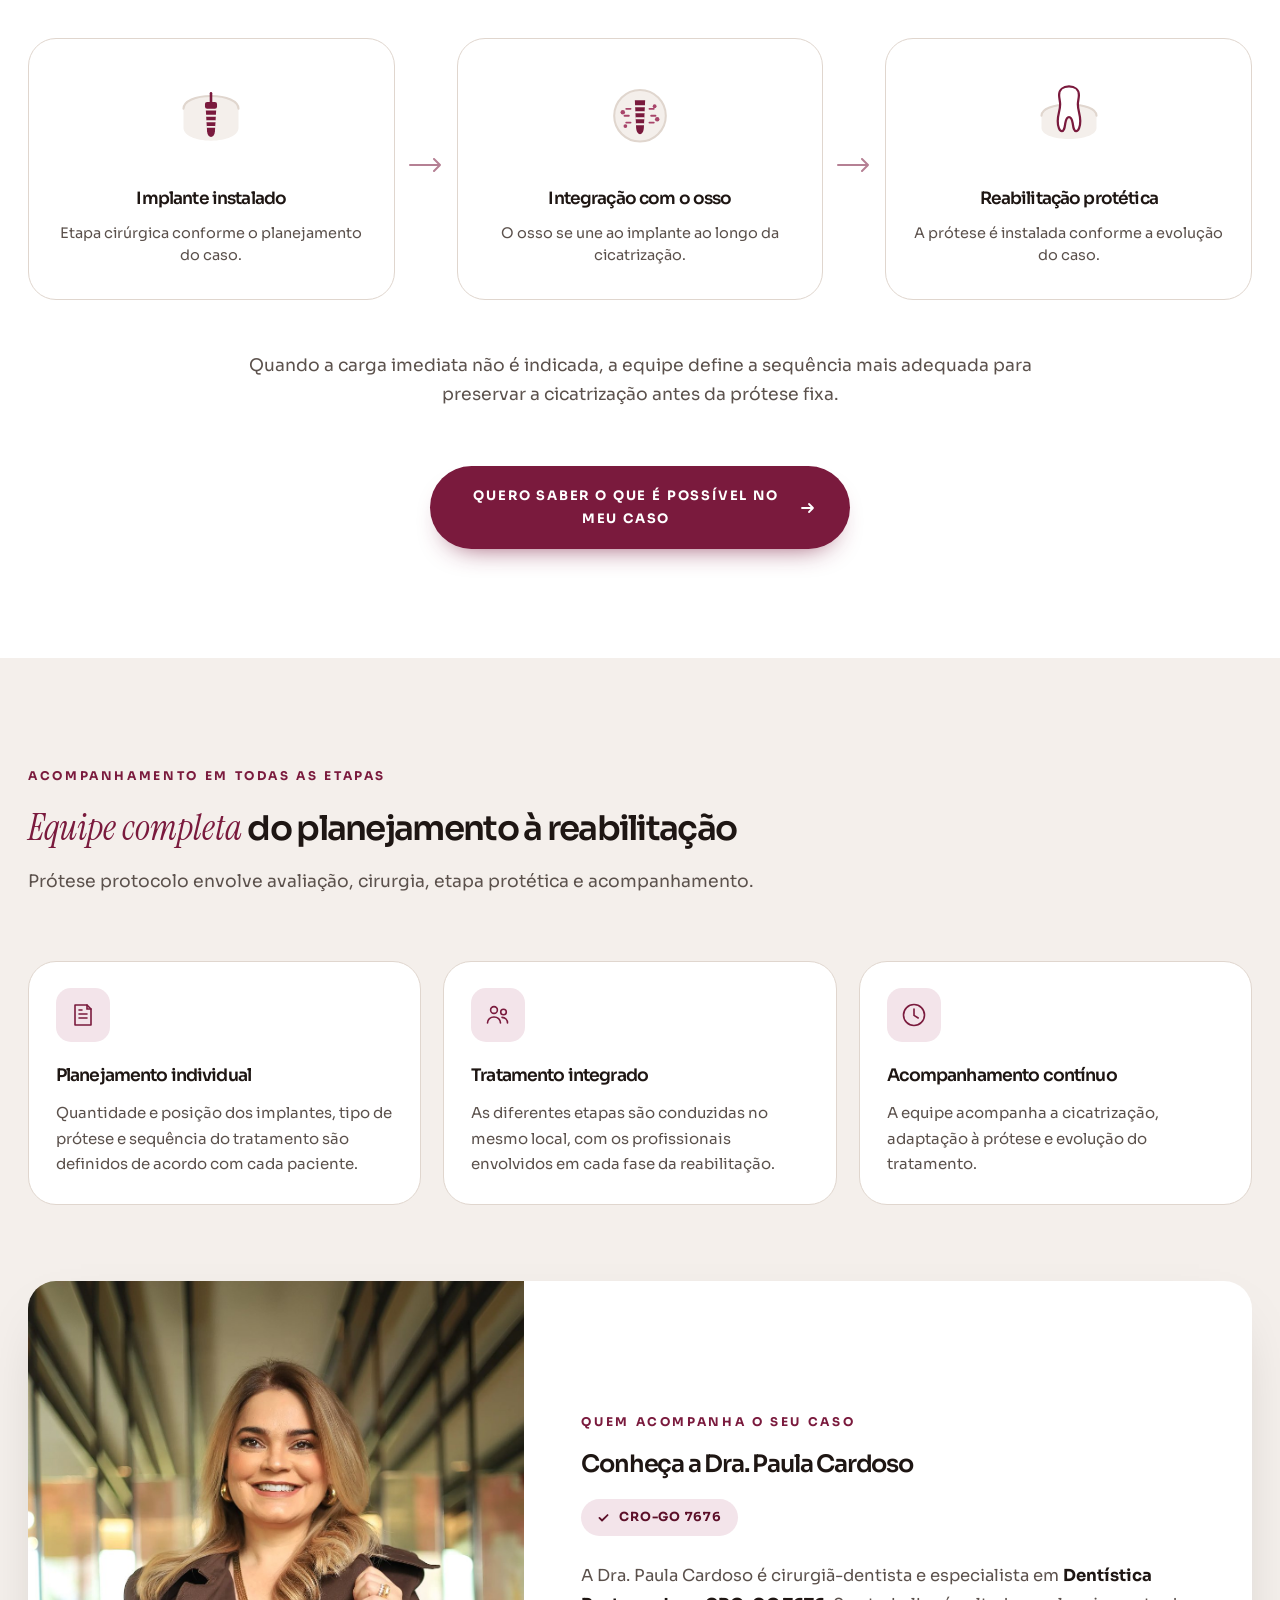
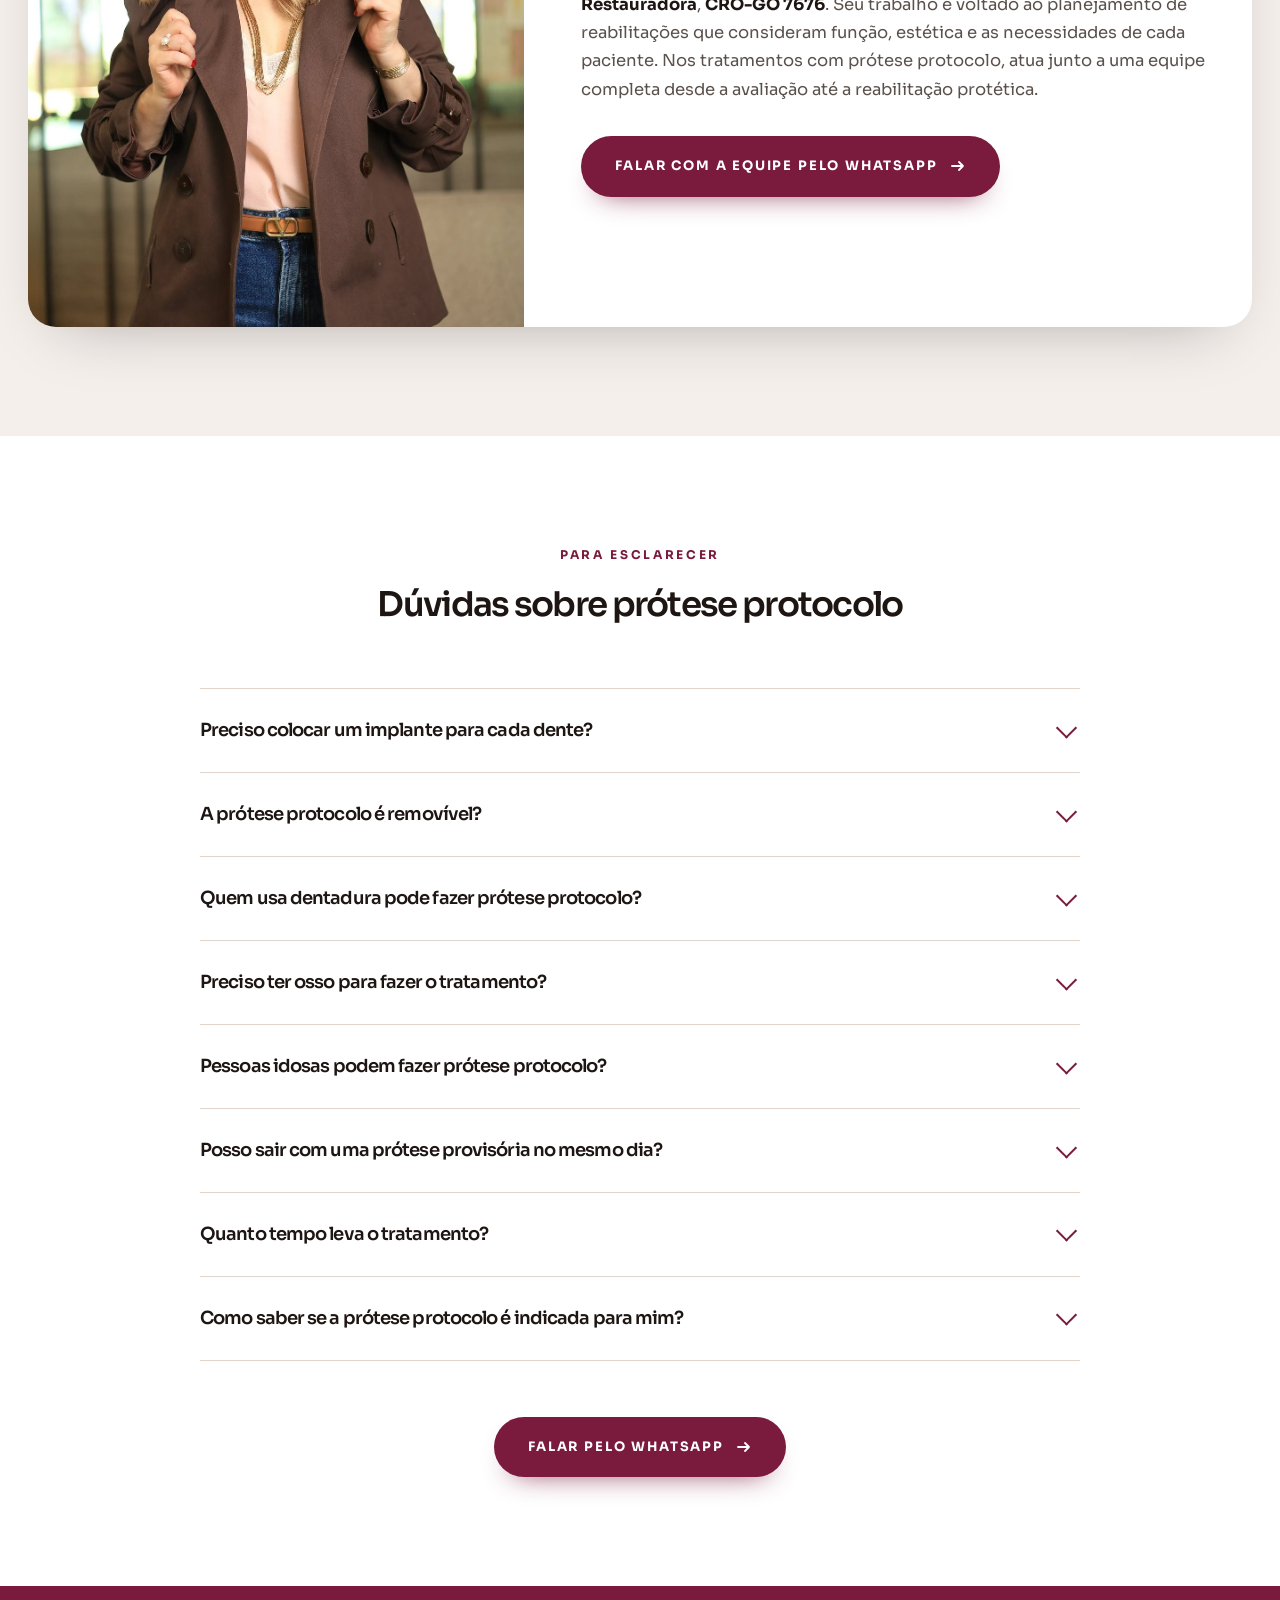
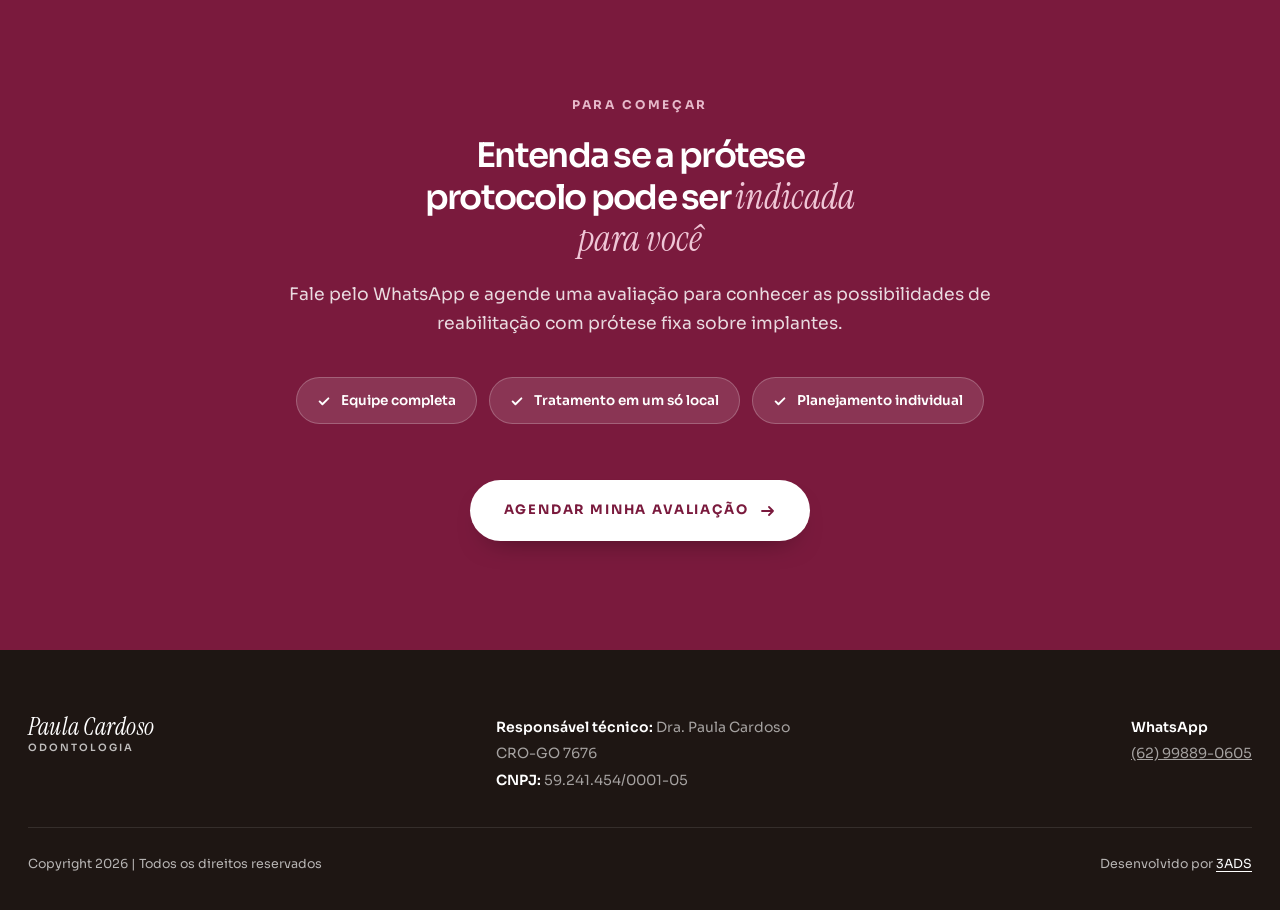
<file: implante-protocolo/index.html>
<!DOCTYPE html>
<html lang="pt-BR">
<head>
<meta charset="UTF-8">
<meta name="viewport" content="width=device-width, initial-scale=1.0, viewport-fit=cover">
<script>document.documentElement.classList.add('js');</script>
<!-- Google Tag Manager -->
<script>(function(w,d,s,l,i){var loaded=false;function load(){if(loaded)return;loaded=true;
w[l]=w[l]||[];w[l].push({'gtm.start':new Date().getTime(),event:'gtm.js'});
var f=d.getElementsByTagName(s)[0],j=d.createElement(s),dl=l!='dataLayer'?'&l='+l:'';
j.async=true;j.src='https://www.googletagmanager.com/gtm.js?id='+i+dl;f.parentNode.insertBefore(j,f)}
['pointerdown','keydown','touchstart','scroll'].forEach(function(e){w.addEventListener(e,load,{once:true,passive:true})});
w.addEventListener('load',function(){w.setTimeout(load,3500)},{once:true});
})(window,document,'script','dataLayer','GTM-TF6J2NST');</script>
<!-- End Google Tag Manager -->
<title>Prótese Protocolo em Goiânia | Dra. Paula Cardoso</title>
<meta name="description" content="Prótese protocolo em Goiânia: reabilitação fixa de arcada completa sobre implantes, com planejamento individual. Agende sua avaliação.">
<meta name="robots" content="index,follow,max-image-preview:large,max-snippet:-1,max-video-preview:-1">
<meta name="googlebot" content="index,follow,max-image-preview:large,max-snippet:-1,max-video-preview:-1">
<meta name="author" content="Dra. Paula Cardoso">
<meta name="keywords" content="prótese protocolo em Goiânia, implante protocolo Goiânia, prótese fixa sobre implantes, arcada completa, reabilitação oral, Dra. Paula Cardoso">
<meta name="theme-color" content="#190510">
<meta name="geo.region" content="BR-GO">
<meta name="geo.placename" content="Goiânia">
<meta property="og:type" content="website">
<meta property="og:site_name" content="Dra. Paula Cardoso Odontologia">
<meta property="og:title" content="Prótese protocolo fixa sobre implantes | Dra. Paula Cardoso">
<meta property="og:description" content="Prótese protocolo em Goiânia para reabilitação fixa de arcada completa, com planejamento individual e acompanhamento.">
<meta property="og:url" content="https://paulacardosoessence.com.br/implante-protocolo/">
<meta property="og:image" content="https://paulacardosoessence.com.br/implantes/images/og-cover.png">
<meta property="og:image:width" content="1200">
<meta property="og:image:height" content="630">
<meta property="og:image:alt" content="Prótese protocolo com a Dra. Paula Cardoso em Goiânia">
<meta property="og:locale" content="pt_BR">
<meta name="twitter:card" content="summary_large_image">
<meta name="twitter:title" content="Prótese protocolo fixa sobre implantes | Dra. Paula Cardoso">
<meta name="twitter:description" content="Prótese protocolo em Goiânia para reabilitação fixa de arcada completa sobre implantes.">
<meta name="twitter:image" content="https://paulacardosoessence.com.br/implantes/images/og-cover.png">
<meta name="twitter:image:alt" content="Prótese protocolo com a Dra. Paula Cardoso em Goiânia">
<link rel="canonical" href="https://paulacardosoessence.com.br/implante-protocolo/">
<link rel="alternate" hreflang="pt-BR" href="https://paulacardosoessence.com.br/implante-protocolo/">
<link rel="alternate" type="text/plain" href="/llms.txt" title="Informações para assistentes de IA">
<link rel="icon" href="/assets/favicon.svg" type="image/svg+xml">
<link rel="preload" href="/assets/sora-600.woff2" as="font" type="font/woff2" crossorigin>
<link rel="preload" href="/assets/instrument-serif-italic-400.woff2" as="font" type="font/woff2" crossorigin>
<link rel="preload" href="/implantes/images/hero-mobile.avif" as="image" type="image/avif" media="(max-width: 900px)" fetchpriority="high">
<link rel="preload" href="/implantes/images/hero-desktop.avif" as="image" type="image/avif" media="(min-width: 901px)" fetchpriority="high">
<style>@font-face{font-family:Sora;font-style:normal;font-weight:400;font-display:swap;src:url(/assets/sora-400.woff2)format("woff2")}@font-face{font-family:Sora;font-style:normal;font-weight:600;font-display:swap;src:url(/assets/sora-600.woff2)format("woff2")}@font-face{font-family:Sora;font-style:normal;font-weight:700;font-display:swap;src:url(/assets/sora-700.woff2)format("woff2")}@font-face{font-family:Instrument Serif;font-style:italic;font-weight:400;font-display:swap;src:url(/assets/instrument-serif-italic-400.woff2)format("woff2")}:root{--wine:#7a1a3d;--wine-deep:#5c1029;--wine-soft:#a8456a;--wine-tint:#f3e4ea;--cream:#f4efeb;--cream-2:#eae1d9;--white:#fff;--ink:#1e1613;--ink-2:#5b514c;--ink-3:#948880;--line:#e0d6ce;--line-dark:rgba(255,255,255,.16);--banner-bg:#190510;--wa:#0b7a3b;--ff-display:"Instrument Serif", Georgia, "Times New Roman", serif;--ff-text:"Sora", -apple-system, BlinkMacSystemFont, sans-serif;--r-sm:10px;--r:18px;--r-lg:28px;--ease:cubic-bezier(.22,.61,.36,1);--shadow:0 24px 60px -32px rgba(30,22,19,.35);--shadow-sm:0 12px 30px -20px rgba(30,22,19,.4)}*{box-sizing:border-box;margin:0;padding:0}html{scroll-behavior:smooth;-webkit-text-size-adjust:100%}body{font-family:var(--ff-text);color:var(--ink);background:var(--cream);-webkit-font-smoothing:antialiased;padding-bottom:72px;font-size:16px;font-weight:400;line-height:1.72;overflow-x:hidden}img{max-width:100%;height:auto;display:block}a{color:inherit;text-decoration:none}button{font:inherit;cursor:pointer;color:inherit;background:0 0;border:none}::selection{background:var(--wine);color:#fff}:focus-visible{outline-offset:4px;outline:3px solid #d98ba9}.wrap{width:100%;max-width:1280px;margin:0 auto;padding:0 20px}.wrap-narrow{width:100%;max-width:880px;margin:0 auto;padding:0 20px}.eyebrow{letter-spacing:.22em;text-transform:uppercase;color:var(--wine);align-items:center;font-size:12px;font-weight:700;display:flex}.eyebrow.center{justify-content:center}h1,h2,h3{font-family:var(--ff-text);letter-spacing:-.05em;font-weight:600;line-height:1.14}h1{font-size:max(29px,min(3.9vw,45px))}h2{font-size:max(22px,min(2.8vw,34px))}h3{font-size:max(17px,min(1.6vw,19px));line-height:1.35}.em{font-family:var(--ff-display);letter-spacing:0;color:var(--wine);font-size:1.06em;font-style:italic;font-weight:400}.sec-dark .em,.sec-wine .em{color:#efc6d6}.lead{color:var(--ink-2);max-width:62ch;font-size:max(17px,min(1.35vw,19px))}p{color:var(--ink-2)}.btn{background:var(--wine);color:#fff;letter-spacing:.14em;text-transform:uppercase;transition:background .35s var(--ease),transform .35s var(--ease),box-shadow .35s var(--ease);text-align:center;border-radius:100px;justify-content:center;align-items:center;gap:12px;width:100%;min-height:52px;padding:19px 34px;font-size:13px;font-weight:700;display:inline-flex;box-shadow:0 14px 28px -18px rgba(122,26,61,.9)}.btn svg{transition:transform .35s var(--ease);flex:none}.btn-light{color:var(--wine);background:#fff;box-shadow:0 14px 28px -18px rgba(0,0,0,.5)}.btn-ghost{color:var(--wine);border:1.5px solid var(--wine);box-shadow:none;background:0 0}.btn-sm{letter-spacing:.12em;padding:13px 22px;font-size:11.5px}.cta-row{justify-content:center;margin-top:max(38px,min(5vw,56px));display:flex}.cta-row.left{justify-content:flex-start}.js .rv{opacity:0;filter:blur(5px);transition:opacity .75s var(--ease),transform .75s var(--ease),filter .75s var(--ease);transition-delay:var(--rv-delay,0s);transform:translateY(30px)}.js .rv.in{opacity:1;filter:none;transform:none}.scroll-progress{z-index:120;pointer-events:none;transform-origin:0;background:linear-gradient(90deg,var(--wine-soft),#efc6d6);will-change:transform;width:100%;height:3px;position:fixed;top:0;bottom:auto;left:0;right:auto;transform:scaleX(0)}@media (prefers-reduced-motion:reduce){html{scroll-behavior:auto}.js .rv{opacity:1;filter:none;transition:none;transform:none}.scroll-progress{display:none}}.hdr{z-index:80;transition:background .4s var(--ease),padding .4s var(--ease),box-shadow .4s var(--ease);padding:18px 0;position:fixed;top:0;bottom:auto;left:0;right:0}.hdr.stuck{-webkit-backdrop-filter:blur(14px);backdrop-filter:blur(14px);box-shadow:0 1px 0 var(--line);background:rgba(244,239,235,.92);padding:11px 0}.hdr .wrap{justify-content:space-between;align-items:center;gap:20px;display:flex}.hdr .btn{width:auto;display:none}.logo{flex-direction:column;line-height:1.05;display:flex}.logo .n{font-family:var(--ff-display);letter-spacing:.01em;color:var(--ink);font-size:24px;font-style:italic;font-weight:400}.logo .s{letter-spacing:.2em;text-transform:uppercase;color:var(--ink-3);margin-top:4px;font-size:10px;font-weight:600}.hdr:not(.stuck) .logo .n{color:#fff}.hdr:not(.stuck) .logo .s{color:rgba(255,255,255,.55)}.hdr:not(.stuck) .btn{color:var(--wine);background:#fff;box-shadow:0 14px 28px -18px rgba(0,0,0,.6)}.hero-wrap{background:var(--white)}.hero{color:#fff;background-color:var(--banner-bg);background-image:-webkit-image-set(url(/implantes/images/hero-mobile.avif) 1x type("image/avif"),url(/implantes/images/hero-mobile.jpg) 1x type("image/jpeg"));background-image:image-set("/implantes/images/hero-mobile.avif" 1x type("image/avif"),"/implantes/images/hero-mobile.jpg" 1x type("image/jpeg"));background-position:bottom;background-repeat:no-repeat;background-size:cover;border-bottom-right-radius:40px;border-bottom-left-radius:40px;min-height:min(1150px,300vw);padding:112px 0 48px;display:block;position:relative;overflow:hidden}.hero:after{content:"";pointer-events:none;background:linear-gradient(180deg,var(--banner-bg) 40%,rgba(25,5,16,.85) 64%,rgba(25,5,16,0) 100%);height:70%;position:absolute;top:0;bottom:auto;left:0;right:0}.hero-content{z-index:2;max-width:none;position:relative}.hero .eyebrow{color:#efc6d6}.hero h1{color:#fff;margin:20px 0 18px}.hero .em{color:#efc6d6}.hero .lead{color:rgba(255,255,255,.86);max-width:none}.hero .cta-row{justify-content:flex-start;margin-top:32px}.pills{scrollbar-width:none;scroll-snap-type:x proximity;border-top:1px solid rgba(255,255,255,.18);flex-wrap:nowrap;gap:10px;margin-top:26px;margin-right:-20px;padding:24px 20px 0 0;display:flex;overflow-x:auto}.pills::-webkit-scrollbar{display:none}.pill{color:#fff;-webkit-backdrop-filter:blur(4px);backdrop-filter:blur(4px);scroll-snap-align:start;background:rgba(255,255,255,.09);border:1px solid rgba(255,255,255,.22);border-radius:100px;flex:none;align-items:center;gap:9px;padding:10px 18px;font-size:13.5px;font-weight:600;display:inline-flex}.pill svg{color:#efc6d6;flex:none}section{position:relative}.sec{padding:max(72px,min(8.5vw,124px)) 0}.sec-cream2{background:var(--cream-2)}.sec-white{background:var(--white)}.sec-dark{background:var(--wine-deep);color:#fff}.sec-dark h2,.sec-dark h3{color:#fff}.sec-dark p{color:rgba(255,255,255,.76)}.sec-dark .eyebrow{color:#e6b9ca}.sec-wine{background:var(--wine);color:#fff}.sec-wine h2{color:#fff}.sec-wine p{color:rgba(255,255,255,.82)}.sec-head{max-width:800px;margin-bottom:max(40px,min(5vw,64px))}.sec-head.center{text-align:center;margin-left:auto;margin-right:auto}.sec-head.center .lead{margin-left:auto;margin-right:auto}.sec-head h2{margin:20px 0 18px}.grid{gap:22px;display:grid}.g-3,.g-4,.g-2{grid-template-columns:1fr}.card{border:1px solid var(--line);border-radius:var(--r-lg);background:#fff;padding:max(24px,min(2.1vw,30px))}.card h3{margin-bottom:12px;font-size:max(16px,min(1.35vw,18px))}.card p{font-size:15px}.card .ico{background:var(--wine-tint);width:54px;height:54px;color:var(--wine);border-radius:15px;align-items:center;justify-items:center;margin-bottom:22px;display:grid}.split{grid-template-columns:1fr;align-items:center;gap:36px;display:grid}.split-media{order:-1}.split-media img{aspect-ratio:4/5;object-fit:cover;border-radius:var(--r-lg);width:100%;box-shadow:var(--shadow)}.split-media picture{display:block}.split-media .clinical-stages{aspect-ratio:auto;object-fit:contain;height:auto;box-shadow:none;border-radius:0}.crit{flex-direction:column;gap:2px;margin-top:26px;list-style:none;display:flex}.crit li{border-bottom:1px solid var(--line);align-items:center;gap:16px;padding:17px 0;font-size:16.5px;font-weight:600;display:flex}.crit li:last-child{border-bottom:none}.crit .n{background:var(--wine);color:#fff;width:31px;height:31px;font-size:12px;font-weight:700;font-family:var(--ff-text);border-radius:50%;flex:none;align-items:center;justify-items:center;display:grid}.note{background:var(--wine-tint);border-radius:var(--r);color:var(--wine-deep);border-left:3px solid var(--wine);margin-top:28px;padding:22px 26px;font-size:15.5px}.cases-intro{max-width:720px;margin-bottom:max(38px,min(5vw,62px))}.case-list{flex-direction:column;gap:max(26px,min(4vw,42px));display:flex}.patient-case{box-shadow:var(--shadow-sm);background:rgba(255,255,255,.82);border:1px solid rgba(122,26,61,.12);border-radius:max(24px,min(3vw,36px));padding:max(22px,min(3vw,36px));position:relative;overflow:hidden}.patient-case:before{content:"";background:linear-gradient(180deg,var(--wine),var(--wine-soft));width:5px;position:absolute;top:0;bottom:0;left:0;right:auto}.patient-head{justify-content:space-between;align-items:center;gap:24px;margin-bottom:max(22px,min(3vw,30px));display:flex}.patient-id{align-items:center;gap:16px;display:flex}.case-number{background:var(--wine);color:#fff;width:48px;height:48px;font-family:var(--ff-display);border-radius:50%;flex:none;align-items:center;justify-items:center;font-size:22px;font-style:italic;display:grid}.patient-kicker{color:var(--wine);letter-spacing:.2em;text-transform:uppercase;margin-bottom:3px;font-size:10.5px;font-weight:700;display:block}.patient-head h3{font-size:max(20px,min(2vw,26px))}.patient-note{border:1px solid var(--line);color:var(--ink-2);border-radius:100px;flex:none;align-items:center;gap:8px;padding:9px 14px;font-size:12px;font-weight:600;display:none}.patient-note:before{content:"";background:var(--wine-soft);border-radius:50%;width:7px;height:7px}.case-stages{scroll-snap-type:x mandatory;scrollbar-width:none;grid-template-columns:repeat(3,minmax(250px,82vw));gap:max(14px,min(2vw,22px));margin-right:-20px;padding:0 20px 12px 0;display:grid;overflow-x:auto}.case-stages::-webkit-scrollbar{display:none}.case-stage{scroll-snap-align:start;min-width:0}.stage-media{aspect-ratio:4/3;background:var(--cream-2);border-radius:max(16px,min(2vw,22px));position:relative;overflow:hidden}.stage-media:after{content:"";pointer-events:none;background:linear-gradient(transparent,rgba(30,22,19,.14));height:32%;position:absolute;top:auto;bottom:0;left:0;right:0}.stage-media picture{width:100%;height:100%;display:block}.stage-media img{object-fit:cover;width:100%;height:100%;transition:transform .6s var(--ease)}.stage-tag{z-index:1;color:var(--wine-deep);letter-spacing:.14em;text-transform:uppercase;-webkit-backdrop-filter:blur(8px);backdrop-filter:blur(8px);background:rgba(255,255,255,.92);border-radius:100px;padding:7px 12px;font-size:10.5px;font-weight:800;position:absolute;top:12px;left:12px;box-shadow:0 8px 24px -16px rgba(30,22,19,.7)}.stage-caption{align-items:flex-start;gap:11px;padding:14px 4px 0;display:flex}.stage-index{color:var(--wine);letter-spacing:.1em;font-size:11px;font-weight:800;line-height:1.6}.stage-caption strong{color:var(--ink);font-size:14px;font-weight:700;line-height:1.45;display:block}.stage-caption span:last-child{color:var(--ink-3);margin-top:2px;font-size:12.5px;line-height:1.45;display:block}.cases-disclaimer{max-width:780px;color:var(--ink-2);text-align:left;align-items:flex-start;gap:11px;margin:max(26px,min(3vw,34px)) auto 0;font-size:12.5px;line-height:1.6;display:flex}.cases-disclaimer svg{color:var(--wine);flex:none;margin-top:2px}.timeline{margin-top:max(28px,min(3.5vw,44px));position:relative}.timeline:before{content:"";background:linear-gradient(rgba(230,185,202,.55),rgba(230,185,202,.12));width:2px;height:auto;position:absolute;top:12px;bottom:12px;left:31px;right:auto}.tl-steps{grid-template-columns:1fr;gap:0;list-style:none;display:grid;position:relative}.tl-step{grid-template-columns:64px 1fr;column-gap:22px;padding:0 0 34px;display:grid}.tl-step:last-child{padding-bottom:0}.tl-node{background:var(--wine-deep);z-index:1;width:64px;height:64px;font-family:var(--ff-display);color:#e6b9ca;border:2px solid rgba(230,185,202,.45);border-radius:50%;grid-row:span 2;align-self:start;align-items:center;justify-items:center;margin-bottom:0;font-size:28px;font-style:italic;font-weight:400;line-height:1;display:grid;position:relative}.tl-step h3{align-self:center;margin-bottom:8px;font-size:16.5px}.tl-step p{grid-column:2;font-size:15px}.info-flow{grid-template-columns:1fr;align-items:center;gap:10px;margin-top:max(40px,min(5vw,60px));display:grid}.info-step{border:1px solid var(--line);border-radius:var(--r-lg);text-align:center;background:#fff;padding:32px 26px}.info-step svg{margin:0 auto 18px}.info-step b{font-family:var(--ff-text);letter-spacing:-.05em;color:var(--ink);margin-bottom:8px;font-size:17px;font-weight:600;display:block}.info-step span{color:var(--ink-2);font-size:14.5px;line-height:1.55;display:block}.info-arrow{color:var(--wine);opacity:.55;margin:0 auto;transform:rotate(90deg)}.check-grid{grid-template-columns:1fr;gap:20px;margin-top:34px;display:grid}.check{border:1px solid var(--line);border-radius:var(--r);background:#fff;padding:26px 24px}.check b{color:var(--ink);margin-bottom:8px;font-size:16px;display:block}.check p{font-size:14.5px}.check .bar{background:var(--wine);border-radius:2px;width:30px;height:3px;margin-bottom:16px}.doctor{border-radius:var(--r-lg);box-shadow:var(--shadow);background:#fff;grid-template-columns:1fr;align-items:center;gap:0;margin-top:max(48px,min(6vw,76px));display:grid;overflow:hidden}.doctor picture{height:100%;display:block}.doctor img{object-fit:cover;width:100%;height:100%;min-height:340px}.doctor .txt{padding:36px 30px 44px}.doctor h3{margin:16px 0 18px;font-size:max(19px,min(1.9vw,24px))}.doctor .cro{background:var(--wine-tint);color:var(--wine-deep);letter-spacing:.06em;border-radius:100px;align-items:center;gap:9px;margin-bottom:26px;padding:8px 16px;font-size:12.5px;font-weight:700;display:inline-flex}.faq{border-top:1px solid var(--line);max-width:880px;margin:0 auto}.faq details{border-bottom:1px solid var(--line)}.faq summary{cursor:pointer;min-height:44px;font-family:var(--ff-text);letter-spacing:-.05em;color:var(--ink);transition:color .3s var(--ease);padding:24px 36px 24px 0;font-size:max(16px,min(1.45vw,18px));font-weight:600;list-style:none;position:relative}.faq summary::-webkit-details-marker{display:none}.faq summary:after{content:"";border-right:2px solid var(--wine);border-bottom:2px solid var(--wine);width:13px;height:13px;transition:transform .35s var(--ease);position:absolute;top:50%;right:6px;transform:translateY(-70%)rotate(45deg)}.faq details[open] summary:after{transform:translateY(-30%)rotate(-135deg)}.faq .ans{color:var(--ink-2);animation:fade .45s var(--ease);padding:0 0 28px;font-size:16px}@keyframes fade{0%{opacity:0;transform:translateY(-6px)}to{opacity:1;transform:none}}.final{text-align:center}.final h2{max-width:17ch;margin:22px auto 20px}.final .lead{margin:0 auto}.seals{flex-wrap:wrap;justify-content:center;gap:12px;margin:38px 0 6px;display:flex}.seal{color:#fff;background:rgba(255,255,255,.12);border:1px solid rgba(255,255,255,.22);border-radius:100px;align-items:center;gap:10px;padding:11px 20px;font-size:13.5px;font-weight:600;display:inline-flex}.ftr{background:var(--ink);color:rgba(255,255,255,.6);padding:64px 0 34px;font-size:14px}.ftr-top{border-bottom:1px solid rgba(255,255,255,.1);flex-wrap:wrap;justify-content:space-between;align-items:flex-start;gap:34px;padding-bottom:34px;display:flex}.ftr .logo .n{color:#fff}.ftr .logo .s{color:rgba(255,255,255,.72)}.ftr-info b{color:#fff;font-weight:600}.ftr-info p{color:rgba(255,255,255,.6);font-size:14px;line-height:1.9}.ftr-btm{color:rgba(255,255,255,.68);flex-wrap:wrap;justify-content:space-between;gap:14px;padding-top:26px;font-size:12.5px;display:flex}.ftr-btm a{text-underline-offset:3px;color:#fff;text-decoration:underline}.wa-float{left:14px;right:14px;bottom:calc(12px + env(safe-area-inset-bottom));z-index:90;background:var(--wa);color:#fff;min-height:54px;transition:transform .35s var(--ease),box-shadow .35s var(--ease);border-radius:14px;justify-content:center;align-items:center;gap:12px;padding:15px 20px;font-size:14.5px;font-weight:700;display:flex;position:fixed;box-shadow:0 16px 34px -14px rgba(37,211,102,.75)}.wa-float svg{flex:none}.ph{align-items:center;justify-items:center;display:grid;position:relative;background:repeating-linear-gradient(45deg,var(--cream-2) 0 12px,var(--cream) 12px 24px)!important}.ph:after{content:attr(data-ph);color:#fff;letter-spacing:.1em;text-transform:uppercase;text-align:center;background:rgba(30,22,19,.72);border-radius:100px;max-width:80%;padding:10px 16px;font-size:11px;font-weight:700;position:absolute;top:auto;bottom:auto;left:auto;right:auto}@media (min-width:521px){.g-4,.check-grid{grid-template-columns:repeat(2,1fr)}}@media (min-width:561px){body{padding-bottom:0}.hdr .btn{display:inline-flex}.wa-float{border-radius:100px;justify-content:flex-start;width:auto;padding:14px 22px 14px 16px;bottom:22px;left:auto;right:22px}}@media (min-width:761px){body{font-size:16.5px}.wrap,.wrap-narrow{padding-left:28px;padding-right:28px}.btn{width:auto}.cta-row .btn{max-width:420px}.g-3{grid-template-columns:repeat(3,1fr)}.g-2{grid-template-columns:repeat(2,1fr)}.split{grid-template-columns:1fr 1fr;gap:max(36px,min(5vw,74px))}.split-media{order:initial}.patient-note{display:inline-flex}.case-stages{scroll-snap-type:none;grid-template-columns:repeat(3,minmax(0,1fr));margin-right:0;padding:0;overflow:visible}.pills{margin-right:-28px;padding-right:28px}.faq summary{padding:26px 46px 26px 0}.faq .ans{padding:0 60px 28px 0}}@media (min-width:901px){.hero{background-image:-webkit-image-set(url(/implantes/images/hero-desktop.avif) 1x type("image/avif"),url(/implantes/images/hero-desktop.jpg) 1x type("image/jpeg"));background-image:image-set("/implantes/images/hero-desktop.avif" 1x type("image/avif"),"/implantes/images/hero-desktop.jpg" 1x type("image/jpeg"));background-position:50%;border-bottom-right-radius:96px;border-bottom-left-radius:96px;align-items:center;min-height:max(620px,min(58vw,820px));padding:150px 0 max(56px,min(6vw,88px));display:flex}.hero:after{display:none}.hero-content{z-index:1;max-width:min(560px,58%)}.hero .lead{max-width:46ch}.pills{scroll-snap-type:none;flex-wrap:wrap;margin:38px 0 0;padding:32px 0 0;overflow:visible}.timeline:before{background:linear-gradient(90deg,rgba(230,185,202,.55),rgba(230,185,202,.22) 70%,rgba(230,185,202,0));width:auto;height:2px;top:31px;bottom:auto;left:0;right:0}.tl-steps{grid-template-columns:repeat(4,1fr);gap:26px}.tl-step{padding:0 20px 0 0;display:block}.tl-node{margin-bottom:26px}.tl-step h3{margin-bottom:10px}.tl-step p{grid-column:auto}}@media (min-width:1041px){.hero-content{max-width:min(510px,48%)}.g-4,.check-grid{grid-template-columns:repeat(4,1fr)}.info-flow{grid-template-columns:1fr auto 1fr auto 1fr;gap:14px}.info-arrow{margin:0;transform:none}.doctor{grid-template-columns:.85fr 1.15fr;gap:max(32px,min(4.5vw,64px))}.doctor img{min-height:420px}.doctor .txt{padding:max(32px,min(4vw,58px)) max(28px,min(3.6vw,54px)) max(32px,min(4vw,58px)) 0}}@media (min-width:1440px){.wrap{max-width:1360px}.hero{min-height:min(820px,70vh)}}@media (min-width:1920px){.wrap{max-width:1440px}.hero{min-height:min(900px,72vh)}}@media (hover:hover) and (pointer:fine){.btn:hover{background:var(--wine-deep);transform:translateY(-2px);box-shadow:0 20px 34px -18px rgba(122,26,61,.95)}.btn:hover svg{transform:translate(4px)}.btn-light:hover{color:var(--wine-deep);background:#fff}.btn-ghost:hover{background:var(--wine);color:#fff}.case-stage:hover .stage-media img{transform:scale(1.025)}.faq summary:hover{color:var(--wine)}.wa-float:hover{transform:translateY(-3px)scale(1.02);box-shadow:0 22px 40px -14px rgba(37,211,102,.85)}}</style>
<style>
.doctor .doctor-media{aspect-ratio:1113/1451;background-color:#e7ded9;background-position:center;background-repeat:no-repeat;background-size:cover;height:auto;min-height:340px;width:100%}
@media (min-width:1041px){.doctor .doctor-media{min-height:420px}}
</style>
</head>
<body>
<!-- Google Tag Manager (noscript) -->
<noscript><iframe title="Google Tag Manager" src="https://www.googletagmanager.com/ns.html?id=GTM-TF6J2NST"
height="0" width="0" style="display:none;visibility:hidden"></iframe></noscript>
<!-- End Google Tag Manager (noscript) -->
<div class="scroll-progress" id="scroll-progress" aria-hidden="true"></div>

<!-- ============================ HEADER ============================ -->
<header class="hdr" id="hdr">
  <div class="wrap">
    <a href="#topo" class="logo">
      <span class="n">Paula Cardoso</span>
      <span class="s">Odontologia · CRO-GO 7676</span>
    </a>
    <a class="btn btn-sm" href="https://spar-hazel.vercel.app/l/lp-implante-protocolo-go-rcp" target="_blank" rel="noopener">
      Falar pelo WhatsApp
    </a>
  </div>
</header>

<!-- ============================ HERO ============================ -->
<main id="topo">
<div class="hero-wrap">
<section class="hero">
  <div class="wrap">
    <div class="hero-grid">
      <div class="hero-content">
        <p class="eyebrow">Prótese protocolo</p>
        <h1>Perdeu todos os dentes ou não se adaptou à dentadura? <span class="em">Conheça a prótese protocolo</span></h1>
        <p class="lead">Uma solução fixa sobre implantes em Goiânia para mastigar com mais firmeza.</p>
        <div class="cta-row">
          <a class="btn btn-light" href="https://spar-hazel.vercel.app/l/lp-implante-protocolo-go-rcp" target="_blank" rel="noopener">
            Falar pelo WhatsApp
            <svg width="16" height="16" viewBox="0 0 16 16" fill="none" aria-hidden="true"><path d="M2 8h11M9 4l4 4-4 4" stroke="currentColor" stroke-width="1.8" stroke-linecap="round" stroke-linejoin="round"/></svg>
          </a>
        </div>

        <div class="pills">
          <span class="pill"><svg width="15" height="15" viewBox="0 0 16 16" fill="none" aria-hidden="true"><path d="M3 8.5l3.2 3.2L13 5" stroke="currentColor" stroke-width="2" stroke-linecap="round" stroke-linejoin="round"/></svg>Prótese protocolo</span>
          <span class="pill"><svg width="15" height="15" viewBox="0 0 16 16" fill="none" aria-hidden="true"><path d="M3 8.5l3.2 3.2L13 5" stroke="currentColor" stroke-width="2" stroke-linecap="round" stroke-linejoin="round"/></svg>Reabilitação de arcada completa</span>
          <span class="pill"><svg width="15" height="15" viewBox="0 0 16 16" fill="none" aria-hidden="true"><path d="M3 8.5l3.2 3.2L13 5" stroke="currentColor" stroke-width="2" stroke-linecap="round" stroke-linejoin="round"/></svg>Equipe completa</span>
          <span class="pill"><svg width="15" height="15" viewBox="0 0 16 16" fill="none" aria-hidden="true"><path d="M3 8.5l3.2 3.2L13 5" stroke="currentColor" stroke-width="2" stroke-linecap="round" stroke-linejoin="round"/></svg>Tratamento em um só lugar</span>
        </div>
      </div>
    </div>
  </div>
</section>
</div>

<!-- ==================== 02 · ENTENDA O SEU CASO ==================== -->
<section class="sec sec-white" id="entenda">
  <div class="wrap">
    <div class="sec-head center rv">
      <p class="eyebrow center">Entenda sobre a prótese protocolo</p>
      <h2>Uma opção fixa para substituir <span class="em">todos os dentes</span> de uma arcada</h2>
      <p class="lead">A prótese protocolo é apoiada sobre implantes e pode ser indicada em casos de perda extensa ou total dos dentes.</p>
    </div>

    <div class="grid g-3">
      <article class="card rv">
        <span class="ico">
          <svg width="30" height="30" viewBox="0 0 32 32" fill="none" aria-hidden="true">
            <path d="M16 3v4" stroke="currentColor" stroke-width="1.8" stroke-linecap="round"/>
            <rect x="12.6" y="7" width="6.8" height="4" rx="1.4" stroke="currentColor" stroke-width="1.5"/>
            <path d="M12.4 13h7.2l-1 15.2c-.2 2.4-1.3 3.6-2.6 3.6s-2.4-1.2-2.6-3.6L12.4 13z" stroke="currentColor" stroke-width="1.5" stroke-linejoin="round"/>
            <path d="M13.3 17h5.4M13.6 21h4.8M13.9 25h4.2" stroke="currentColor" stroke-width="1.4" stroke-linecap="round"/>
          </svg>
        </span>
        <h3>Para quem perdeu todos os dentes</h3>
        <p>A reabilitação é planejada para substituir os dentes de uma arcada de forma conjunta.</p>
      </article>

      <article class="card rv">
        <span class="ico">
          <svg width="30" height="30" viewBox="0 0 32 32" fill="none" aria-hidden="true">
            <path d="M16 3c-3 0-5 1.8-5 4.5 0 1.8.5 3 .5 4.8 0 3.2-1.2 5-1.2 8.6 0 2.9.9 5.4 2.1 5.4s1.4-2 1.8-4.1c.3-2.1.7-3.2 1.8-3.2s1.5 1.1 1.8 3.2c.3 2.1.5 4.1 1.8 4.1s2.1-2.5 2.1-5.4c0-3.6-1.2-5.4-1.2-8.6 0-1.8.5-3 .5-4.8C21 4.8 19 3 16 3z" stroke="currentColor" stroke-width="1.5" stroke-linejoin="round"/>
          </svg>
        </span>
        <h3>Para quem ainda tem poucos dentes</h3>
        <p>A avaliação permite entender se os dentes remanescentes podem ser mantidos ou se uma reabilitação completa pode ser considerada.</p>
      </article>

      <article class="card rv">
        <span class="ico">
          <svg width="30" height="30" viewBox="0 0 32 32" fill="none" aria-hidden="true">
            <path d="M8 8c-2 0-3.3 1.2-3.3 3 0 1.2.3 2 .3 3.2 0 2.2-.8 3.4-.8 5.8 0 1.9.6 3.6 1.4 3.6s.9-1.3 1.2-2.7c.2-1.4.4-2.1 1.2-2.1s1 .7 1.2 2.1c.2 1.4.3 2.7 1.2 2.7s1.4-1.7 1.4-3.6c0-2.4-.8-3.6-.8-5.8 0-1.2.3-2 .3-3.2 0-1.8-1.3-3-3.3-3z" stroke="currentColor" stroke-width="1.4" stroke-linejoin="round"/>
            <path d="M24 8c-2 0-3.3 1.2-3.3 3 0 1.2.3 2 .3 3.2 0 2.2-.8 3.4-.8 5.8 0 1.9.6 3.6 1.4 3.6s.9-1.3 1.2-2.7c.2-1.4.4-2.1 1.2-2.1s1 .7 1.2 2.1c.2 1.4.3 2.7 1.2 2.7s1.4-1.7 1.4-3.6c0-2.4-.8-3.6-.8-5.8 0-1.2.3-2 .3-3.2 0-1.8-1.3-3-3.3-3z" stroke="currentColor" stroke-width="1.4" stroke-linejoin="round"/>
            <path d="M16 13v10M13 15.5h6" stroke="currentColor" stroke-width="1.4" stroke-linecap="round"/>
          </svg>
        </span>
        <h3>Para quem usa dentadura</h3>
        <p>A prótese protocolo pode ser uma opção para quem busca mais estabilidade ao falar e mastigar.</p>
      </article>
    </div>

    <div class="cta-row rv">
      <a class="btn" href="https://spar-hazel.vercel.app/l/lp-implante-protocolo-go-rcp" target="_blank" rel="noopener">
        Quero entender se é para o meu caso
        <svg width="16" height="16" viewBox="0 0 16 16" fill="none" aria-hidden="true"><path d="M2 8h11M9 4l4 4-4 4" stroke="currentColor" stroke-width="1.8" stroke-linecap="round" stroke-linejoin="round"/></svg>
      </a>
    </div>
  </div>
</section>

<!-- ==================== 03 · ANTES DE INDICAR ==================== -->
<section class="sec" id="indicacao">
  <div class="wrap">
    <div class="split">
      <div class="rv">
        <p class="eyebrow">Antes de indicar</p>
        <h2 style="margin:20px 0 18px">Quem pode fazer a prótese protocolo?</h2>
        <p class="lead">Quem perdeu todos ou grande parte dos dentes, ou utiliza uma prótese removível, pode procurar uma avaliação para entender se esse tratamento é indicado.</p>

        <p style="margin-top:30px;font-weight:700;color:var(--ink);font-size:16px">Na avaliação, a equipe considera fatores como:</p>
        <ul class="crit">
          <li><span class="n">01</span>Condição e quantidade de osso</li>
          <li><span class="n">02</span>Saúde da gengiva e da boca</li>
          <li><span class="n">03</span>Dentes que ainda estão presentes</li>
          <li><span class="n">04</span>Condições gerais de saúde</li>
          <li><span class="n">05</span>Mordida e necessidades da reabilitação</li>
        </ul>

        <p class="note">A idade, sozinha, não define se o tratamento pode ser realizado. A indicação depende das condições clínicas e dos exames de cada paciente.</p>

        <div class="cta-row left">
          <a class="btn" href="https://spar-hazel.vercel.app/l/lp-implante-protocolo-go-rcp" target="_blank" rel="noopener">
            Agendar minha avaliação
            <svg width="16" height="16" viewBox="0 0 16 16" fill="none" aria-hidden="true"><path d="M2 8h11M9 4l4 4-4 4" stroke="currentColor" stroke-width="1.8" stroke-linecap="round" stroke-linejoin="round"/></svg>
          </a>
        </div>
      </div>

      <div class="split-media rv">
        <picture>
          <source srcset="../implantes/images/sec-antes-depois.avif" type="image/avif">
          <img class="clinical-stages" src="../implantes/images/sec-antes-depois.png" width="568" height="744" alt="Etapas antes, durante e depois do tratamento com implantes dentários" loading="lazy" decoding="async">
        </picture>
      </div>
    </div>
  </div>
</section>

<!-- ==================== 04 · CASOS ==================== -->
<section class="sec sec-cream2" id="casos">
  <div class="wrap">
    <div class="cases-intro rv">
      <p class="eyebrow">Na prática</p>
      <h2 style="margin:20px 0 18px">Veja alguns <span class="em">casos</span></h2>
      <p class="lead">Conheça experiências de pacientes que passaram por tratamentos de reabilitação com prótese protocolo e implantes.</p>
    </div>

    <div class="case-list">
      <article class="patient-case rv" aria-labelledby="caso-ricardo">
        <header class="patient-head">
          <div class="patient-id">
            <span class="case-number" aria-hidden="true">01</span>
            <div>
              <span class="patient-kicker">Evolução do tratamento</span>
              <h3 id="caso-ricardo">Paciente Ricardo</h3>
            </div>
          </div>
          <span class="patient-note">Três etapas do caso</span>
        </header>
        <div class="case-stages" role="group" aria-label="Antes, durante e depois do tratamento do paciente Ricardo">
          <figure class="case-stage">
            <div class="stage-media">
              <picture><source srcset="../implantes/images/casos/ricardo/ricardo-01.avif" type="image/avif"><img src="../implantes/images/casos/ricardo/ricardo-01.jpg" width="1400" height="934" alt="Condição inicial do sorriso do paciente Ricardo" loading="lazy" decoding="async"></picture>
              <span class="stage-tag">Antes</span>
            </div>
            <figcaption class="stage-caption"><span class="stage-index">01</span><span><strong>Condição inicial</strong><span>Avaliação antes do tratamento.</span></span></figcaption>
          </figure>
          <figure class="case-stage">
            <div class="stage-media">
              <picture><source srcset="../implantes/images/casos/ricardo/ricardo-06.avif" type="image/avif"><img src="../implantes/images/casos/ricardo/ricardo-06.jpg" width="1400" height="934" alt="Etapa clínica do tratamento do paciente Ricardo" loading="lazy" decoding="async"></picture>
              <span class="stage-tag">Durante</span>
            </div>
            <figcaption class="stage-caption"><span class="stage-index">02</span><span><strong>Etapa clínica</strong><span>Registro durante a reabilitação.</span></span></figcaption>
          </figure>
          <figure class="case-stage">
            <div class="stage-media">
              <picture><source srcset="../implantes/images/casos/ricardo/ricardo-10.avif" type="image/avif"><img src="../implantes/images/casos/ricardo/ricardo-10.jpg" width="1400" height="933" alt="Resultado após a reabilitação do paciente Ricardo" loading="lazy" decoding="async"></picture>
              <span class="stage-tag">Depois</span>
            </div>
            <figcaption class="stage-caption"><span class="stage-index">03</span><span><strong>Resultado final</strong><span>Sorriso após a conclusão do caso.</span></span></figcaption>
          </figure>
        </div>
      </article>

      <article class="patient-case rv" aria-labelledby="caso-maria">
        <header class="patient-head">
          <div class="patient-id">
            <span class="case-number" aria-hidden="true">02</span>
            <div>
              <span class="patient-kicker">Evolução do tratamento</span>
              <h3 id="caso-maria">Paciente Maria</h3>
            </div>
          </div>
          <span class="patient-note">Três etapas do caso</span>
        </header>
        <div class="case-stages" role="group" aria-label="Antes, durante e depois do tratamento da paciente Maria">
          <figure class="case-stage">
            <div class="stage-media">
              <picture><source srcset="../implantes/images/casos/maria/maria-05.avif" type="image/avif"><img src="../implantes/images/casos/maria/maria-05.jpg" width="1400" height="930" alt="Condição inicial do sorriso da paciente Maria" loading="lazy" decoding="async"></picture>
              <span class="stage-tag">Antes</span>
            </div>
            <figcaption class="stage-caption"><span class="stage-index">01</span><span><strong>Condição inicial</strong><span>Avaliação antes do tratamento.</span></span></figcaption>
          </figure>
          <figure class="case-stage">
            <div class="stage-media">
              <picture><source srcset="../implantes/images/casos/maria/maria-06.avif" type="image/avif"><img src="../implantes/images/casos/maria/maria-06.jpg" width="1400" height="930" alt="Etapa clínica do tratamento da paciente Maria" loading="lazy" decoding="async"></picture>
              <span class="stage-tag">Durante</span>
            </div>
            <figcaption class="stage-caption"><span class="stage-index">02</span><span><strong>Etapa clínica</strong><span>Registro durante a reabilitação.</span></span></figcaption>
          </figure>
          <figure class="case-stage">
            <div class="stage-media">
              <picture><source srcset="../implantes/images/casos/maria/maria-03.avif" type="image/avif"><img src="../implantes/images/casos/maria/maria-03.jpg" width="1400" height="934" alt="Resultado após a reabilitação da paciente Maria" loading="lazy" decoding="async"></picture>
              <span class="stage-tag">Depois</span>
            </div>
            <figcaption class="stage-caption"><span class="stage-index">03</span><span><strong>Resultado final</strong><span>Sorriso após a conclusão do caso.</span></span></figcaption>
          </figure>
        </div>
      </article>

      <article class="patient-case rv" aria-labelledby="caso-val">
        <header class="patient-head">
          <div class="patient-id">
            <span class="case-number" aria-hidden="true">03</span>
            <div>
              <span class="patient-kicker">Evolução do tratamento</span>
              <h3 id="caso-val">Paciente Val</h3>
            </div>
          </div>
          <span class="patient-note">Três etapas do caso</span>
        </header>
        <div class="case-stages" role="group" aria-label="Antes, durante e depois do tratamento do paciente Val">
          <figure class="case-stage">
            <div class="stage-media">
              <picture><source srcset="../implantes/images/casos/val/val-01.avif" type="image/avif"><img src="../implantes/images/casos/val/val-01.jpg" width="1400" height="930" alt="Condição inicial do sorriso do paciente Val" loading="lazy" decoding="async"></picture>
              <span class="stage-tag">Antes</span>
            </div>
            <figcaption class="stage-caption"><span class="stage-index">01</span><span><strong>Condição inicial</strong><span>Avaliação antes do tratamento.</span></span></figcaption>
          </figure>
          <figure class="case-stage">
            <div class="stage-media">
              <picture><source srcset="../implantes/images/casos/val/val-05.avif" type="image/avif"><img src="../implantes/images/casos/val/val-05.jpg" width="1400" height="930" alt="Etapa clínica do tratamento do paciente Val" loading="lazy" decoding="async"></picture>
              <span class="stage-tag">Durante</span>
            </div>
            <figcaption class="stage-caption"><span class="stage-index">02</span><span><strong>Etapa clínica</strong><span>Registro durante a reabilitação.</span></span></figcaption>
          </figure>
          <figure class="case-stage">
            <div class="stage-media">
              <picture><source srcset="../implantes/images/casos/val/val-08.avif" type="image/avif"><img src="../implantes/images/casos/val/val-08.jpg" width="1400" height="831" alt="Resultado após a reabilitação do paciente Val" loading="lazy" decoding="async"></picture>
              <span class="stage-tag">Depois</span>
            </div>
            <figcaption class="stage-caption"><span class="stage-index">03</span><span><strong>Resultado final</strong><span>Sorriso após a conclusão do caso.</span></span></figcaption>
          </figure>
        </div>
      </article>
    </div>

    <p class="cases-disclaimer rv">
      <svg width="18" height="18" viewBox="0 0 20 20" fill="none" aria-hidden="true"><circle cx="10" cy="10" r="8" stroke="currentColor" stroke-width="1.5"/><path d="M10 9v5M10 6.5v.2" stroke="currentColor" stroke-width="1.7" stroke-linecap="round"/></svg>
      <span>Imagens de casos clínicos reais. Cada paciente apresenta condições diferentes, e os resultados dependem da avaliação e do planejamento individual.</span>
    </p>

    <div class="cta-row rv">
      <a class="btn" href="https://spar-hazel.vercel.app/l/lp-implante-protocolo-go-rcp" target="_blank" rel="noopener">
        Falar com a equipe
        <svg width="16" height="16" viewBox="0 0 16 16" fill="none" aria-hidden="true"><path d="M2 8h11M9 4l4 4-4 4" stroke="currentColor" stroke-width="1.8" stroke-linecap="round" stroke-linejoin="round"/></svg>
      </a>
    </div>
  </div>
</section>

<!-- ==================== 05 · PASSO A PASSO ==================== -->
<section class="sec sec-dark" id="etapas">
  <div class="wrap">
    <div class="sec-head rv">
      <p class="eyebrow">Passo a passo</p>
      <h2>Como funciona o tratamento com <span class="em">prótese protocolo</span></h2>
      <p class="lead" style="color:rgba(255,255,255,.76)">As etapas são definidas de acordo com as condições encontradas na avaliação.</p>
    </div>

    <div class="timeline">
      <ol class="tl-steps">
        <li class="tl-step rv">
          <span class="tl-node">01</span>
          <h3>Avaliação e exames</h3>
          <p>A equipe analisa a boca, o osso, os dentes presentes e os exames necessários para planejar a reabilitação.</p>
        </li>
        <li class="tl-step rv">
          <span class="tl-node">02</span>
          <h3>Planejamento</h3>
          <p>São definidas a posição dos implantes, o tipo de prótese e a sequência do tratamento.</p>
        </li>
        <li class="tl-step rv">
          <span class="tl-node">03</span>
          <h3>Instalação dos implantes</h3>
          <p>Os implantes são posicionados para servir de suporte à prótese que irá reabilitar a arcada.</p>
        </li>
        <li class="tl-step rv">
          <span class="tl-node">04</span>
          <h3>Prótese e acompanhamento</h3>
          <p>A etapa protética é realizada de acordo com o planejamento e a evolução da cicatrização.</p>
        </li>
      </ol>
    </div>

    <div class="cta-row rv">
      <a class="btn btn-light" href="https://spar-hazel.vercel.app/l/lp-implante-protocolo-go-rcp" target="_blank" rel="noopener">
        Quero começar pela avaliação
        <svg width="16" height="16" viewBox="0 0 16 16" fill="none" aria-hidden="true"><path d="M2 8h11M9 4l4 4-4 4" stroke="currentColor" stroke-width="1.8" stroke-linecap="round" stroke-linejoin="round"/></svg>
      </a>
    </div>
  </div>
</section>

<!-- ==================== 06 · UMA DÚVIDA COMUM ==================== -->
<section class="sec sec-white" id="carga-imediata">
  <div class="wrap">
    <div class="sec-head center rv">
      <p class="eyebrow center">Uma dúvida comum</p>
      <h2>É possível sair com uma prótese fixa provisória logo após a cirurgia?</h2>
      <p class="lead">Em alguns casos, sim. A possibilidade depende da estabilidade dos implantes, das condições do osso e do planejamento.</p>
    </div>

    <h3 class="rv" style="text-align:center;margin-bottom:8px">O que precisa ser avaliado</h3>

    <div class="check-grid">
      <div class="check rv"><span class="bar"></span><b>Estabilidade dos implantes</b><p>A fixação obtida durante a cirurgia interfere na escolha do protocolo.</p></div>
      <div class="check rv"><span class="bar"></span><b>Condição óssea</b><p>Quantidade e características do osso fazem parte do planejamento.</p></div>
      <div class="check rv"><span class="bar"></span><b>Distribuição das forças</b><p>A forma como a prótese será apoiada e utilizada também precisa ser considerada.</p></div>
      <div class="check rv"><span class="bar"></span><b>Condições de saúde</b><p>O histórico do paciente entra na decisão clínica.</p></div>
    </div>

    <!-- Infográfico: implante instalado → integração com o osso → reabilitação protética -->
    <div class="info-flow rv" role="group" aria-label="Sequência do tratamento: implante instalado, integração com o osso e reabilitação protética">
      <div class="info-step">
        <svg width="86" height="86" viewBox="0 0 100 100" fill="none" aria-hidden="true">
          <path d="M18 44c0-9 14-15 32-15s32 6 32 15v22c0 9-14 15-32 15s-32-6-32-15V44z" fill="#F4EFEB"/>
          <path d="M18 44c0-9 14-15 32-15s32 6 32 15" stroke="#E0D6CE" stroke-width="2.4" stroke-linecap="round"/>
          <path d="M50 26v10" stroke="#7A1A3D" stroke-width="3" stroke-linecap="round"/>
          <rect x="43" y="36" width="14" height="8" rx="2.5" fill="#7A1A3D"/>
          <path d="M44 46h12l-1.4 24c-.3 4.4-2.3 6.6-4.6 6.6s-4.3-2.2-4.6-6.6L44 46z" fill="#7A1A3D"/>
          <path d="M44.6 52h10.8M45 58.5h10M45.4 65h9.2" stroke="#F4EFEB" stroke-width="2.2" stroke-linecap="round"/>
        </svg>
        <b>Implante instalado</b>
        <span>Etapa cirúrgica conforme o planejamento do caso.</span>
      </div>

      <span class="info-arrow" aria-hidden="true">
        <svg width="34" height="18" viewBox="0 0 34 18" fill="none"><path d="M1 9h30M25 3l6 6-6 6" stroke="currentColor" stroke-width="2" stroke-linecap="round" stroke-linejoin="round"/></svg>
      </span>

      <div class="info-step">
        <svg width="86" height="86" viewBox="0 0 100 100" fill="none" aria-hidden="true">
          <circle cx="50" cy="52" r="30" fill="#F4EFEB"/>
          <circle cx="50" cy="52" r="30" stroke="#E0D6CE" stroke-width="2.4"/>
          <path d="M44 34h12l-1.5 32c-.3 5-2.4 7.5-4.5 7.5s-4.2-2.5-4.5-7.5L44 34z" fill="#7A1A3D"/>
          <path d="M44.7 41h10.6M45.1 48h9.8M45.5 55h9M45.9 62h8.2" stroke="#F4EFEB" stroke-width="2.2" stroke-linecap="round"/>
          <g stroke="#A8456A" stroke-width="2.2" stroke-linecap="round">
            <path d="M34 44h5M32 52h5M34 60h5M61 44h5M63 52h5M61 60h5"/>
          </g>
          <circle cx="30" cy="48" r="2.6" fill="#A8456A"/><circle cx="70" cy="56" r="2.6" fill="#A8456A"/>
          <circle cx="33" cy="64" r="2.2" fill="#A8456A"/><circle cx="67" cy="41" r="2.2" fill="#A8456A"/>
        </svg>
        <b>Integração com o osso</b>
        <span>O osso se une ao implante ao longo da cicatrização.</span>
      </div>

      <span class="info-arrow" aria-hidden="true">
        <svg width="34" height="18" viewBox="0 0 34 18" fill="none"><path d="M1 9h30M25 3l6 6-6 6" stroke="currentColor" stroke-width="2" stroke-linecap="round" stroke-linejoin="round"/></svg>
      </span>

      <div class="info-step">
        <svg width="86" height="86" viewBox="0 0 100 100" fill="none" aria-hidden="true">
          <path d="M18 52c0-8 14-13 32-13s32 5 32 13v14c0 8-14 13-32 13s-32-5-32-13V52z" fill="#F4EFEB"/>
          <path d="M18 52c0-8 14-13 32-13s32 5 32 13" stroke="#E0D6CE" stroke-width="2.4" stroke-linecap="round"/>
          <path d="M50 18c-7 0-11.5 4-11.5 10 0 4 1.2 6.8 1.2 10.8 0 7.2-2.8 11.2-2.8 19.2 0 6.4 2 12 4.8 12s3.2-4.4 4-9.2c.8-4.8 1.6-7.2 4.3-7.2s3.5 2.4 4.3 7.2c.8 4.8 1.2 9.2 4 9.2s4.8-5.6 4.8-12c0-8-2.8-12-2.8-19.2 0-4 1.2-6.8 1.2-10.8 0-6-4.5-10-11.5-10z" fill="#fff" stroke="#7A1A3D" stroke-width="2.6" stroke-linejoin="round"/>
        </svg>
        <b>Reabilitação protética</b>
        <span>A prótese é instalada conforme a evolução do caso.</span>
      </div>
    </div>

    <p class="lead rv" style="margin:clamp(38px,4vw,52px) auto 0;text-align:center">Quando a carga imediata não é indicada, a equipe define a sequência mais adequada para preservar a cicatrização antes da prótese fixa.</p>

    <div class="cta-row rv">
      <a class="btn" href="https://spar-hazel.vercel.app/l/lp-implante-protocolo-go-rcp" target="_blank" rel="noopener">
        Quero saber o que é possível no meu caso
        <svg width="16" height="16" viewBox="0 0 16 16" fill="none" aria-hidden="true"><path d="M2 8h11M9 4l4 4-4 4" stroke="currentColor" stroke-width="1.8" stroke-linecap="round" stroke-linejoin="round"/></svg>
      </a>
    </div>
  </div>
</section>

<!-- ==================== 07 · ACOMPANHAMENTO / DRA. PAULA ==================== -->
<section class="sec" id="equipe">
  <div class="wrap">
    <div class="sec-head rv">
      <p class="eyebrow">Acompanhamento em todas as etapas</p>
      <h2><span class="em">Equipe completa</span> do planejamento à reabilitação</h2>
      <p class="lead">Prótese protocolo envolve avaliação, cirurgia, etapa protética e acompanhamento.</p>
    </div>

    <div class="grid g-3">
      <article class="card rv">
        <span class="ico">
          <svg width="28" height="28" viewBox="0 0 28 28" fill="none" aria-hidden="true"><path d="M6 4h12l4 4v16H6V4z" stroke="currentColor" stroke-width="1.6" stroke-linejoin="round"/><path d="M18 4v4h4M10 13h8M10 17h8M10 9h3" stroke="currentColor" stroke-width="1.6" stroke-linecap="round"/></svg>
        </span>
        <h3>Planejamento individual</h3>
        <p>Quantidade e posição dos implantes, tipo de prótese e sequência do tratamento são definidos de acordo com cada paciente.</p>
      </article>
      <article class="card rv">
        <span class="ico">
          <svg width="28" height="28" viewBox="0 0 28 28" fill="none" aria-hidden="true"><circle cx="10" cy="9" r="3.4" stroke="currentColor" stroke-width="1.6"/><circle cx="19.5" cy="11" r="2.8" stroke="currentColor" stroke-width="1.6"/><path d="M3.5 22c0-3.6 2.9-6 6.5-6s6.5 2.4 6.5 6M18 16.4c3.2.2 5.5 2.5 5.5 5.6" stroke="currentColor" stroke-width="1.6" stroke-linecap="round"/></svg>
        </span>
        <h3>Tratamento integrado</h3>
        <p>As diferentes etapas são conduzidas no mesmo local, com os profissionais envolvidos em cada fase da reabilitação.</p>
      </article>
      <article class="card rv">
        <span class="ico">
          <svg width="28" height="28" viewBox="0 0 28 28" fill="none" aria-hidden="true"><circle cx="14" cy="14" r="10.5" stroke="currentColor" stroke-width="1.6"/><path d="M14 8v6.4l4.2 2.6" stroke="currentColor" stroke-width="1.6" stroke-linecap="round" stroke-linejoin="round"/></svg>
        </span>
        <h3>Acompanhamento contínuo</h3>
        <p>A equipe acompanha a cicatrização, adaptação à prótese e evolução do tratamento.</p>
      </article>
    </div>

    <div class="doctor rv">
      <div class="doctor-media" role="img" aria-label="Dra. Paula Cardoso, cirurgiã-dentista em Goiânia, CRO-GO 7676" style="background-image:url('/implantes/images/dra-paula-cardoso.jpg?v=20260904-2')"></div>
      <div class="txt">
        <p class="eyebrow">Quem acompanha o seu caso</p>
        <h3>Conheça a Dra. Paula Cardoso</h3>
        <span class="cro">
          <svg width="13" height="13" viewBox="0 0 16 16" fill="none" aria-hidden="true"><path d="M3 8.5l3.2 3.2L13 5" stroke="currentColor" stroke-width="2.2" stroke-linecap="round" stroke-linejoin="round"/></svg>
          CRO-GO 7676
        </span>
        <p>A Dra. Paula Cardoso é cirurgiã-dentista e especialista em <strong style="color:var(--ink)">Dentística Restauradora</strong>, <strong style="color:var(--ink)">CRO-GO 7676</strong>. Seu trabalho é voltado ao planejamento de reabilitações que consideram função, estética e as necessidades de cada paciente. Nos tratamentos com prótese protocolo, atua junto a uma equipe completa desde a avaliação até a reabilitação protética.</p>
        <div class="cta-row left" style="margin-top:32px">
          <a class="btn" href="https://spar-hazel.vercel.app/l/lp-implante-protocolo-go-rcp" target="_blank" rel="noopener">
            Falar com a equipe pelo WhatsApp
            <svg width="16" height="16" viewBox="0 0 16 16" fill="none" aria-hidden="true"><path d="M2 8h11M9 4l4 4-4 4" stroke="currentColor" stroke-width="1.8" stroke-linecap="round" stroke-linejoin="round"/></svg>
          </a>
        </div>
      </div>
    </div>
  </div>
</section>

<!-- ==================== 08 · FAQ ==================== -->
<section class="sec sec-white" id="duvidas">
  <div class="wrap">
    <div class="sec-head center rv">
      <p class="eyebrow center">Para esclarecer</p>
      <h2>Dúvidas sobre prótese protocolo</h2>
    </div>

    <div class="faq rv">
      <details>
        <summary>Preciso colocar um implante para cada dente?</summary>
        <div class="ans">Não. Os implantes são posicionados para sustentar a prótese que reabilita toda a arcada. A quantidade necessária é definida de acordo com cada caso.</div>
      </details>
      <details>
        <summary>A prótese protocolo é removível?</summary>
        <div class="ans">A prótese fixa sobre implantes não é retirada diariamente pelo paciente. A equipe orienta os cuidados de higiene e manutenção.</div>
      </details>
      <details>
        <summary>Quem usa dentadura pode fazer prótese protocolo?</summary>
        <div class="ans">Pode procurar uma avaliação para verificar se uma reabilitação fixa sobre implantes é uma opção para o seu caso.</div>
      </details>
      <details>
        <summary>Preciso ter osso para fazer o tratamento?</summary>
        <div class="ans">É necessário haver condição óssea compatível com o planejamento. Os exames ajudam a identificar o volume e as características do osso disponível.</div>
      </details>
      <details>
        <summary>Pessoas idosas podem fazer prótese protocolo?</summary>
        <div class="ans">A idade, isoladamente, não determina a indicação. A avaliação considera saúde geral, medicamentos em uso, condições da boca, osso disponível e outros fatores clínicos.</div>
      </details>
      <details>
        <summary>Posso sair com uma prótese provisória no mesmo dia?</summary>
        <div class="ans">Em alguns casos, pode ser possível utilizar carga imediata. A decisão depende da estabilidade dos implantes e das demais condições encontradas.</div>
      </details>
      <details>
        <summary>Quanto tempo leva o tratamento?</summary>
        <div class="ans">O prazo varia de acordo com as condições do paciente, as etapas necessárias e a evolução da cicatrização.</div>
      </details>
      <details>
        <summary>Como saber se a prótese protocolo é indicada para mim?</summary>
        <div class="ans">A avaliação clínica e os exames permitem entender se uma reabilitação fixa sobre implantes pode ser considerada para o seu caso.</div>
      </details>
    </div>

    <div class="cta-row rv">
      <a class="btn" href="https://spar-hazel.vercel.app/l/lp-implante-protocolo-go-rcp" target="_blank" rel="noopener">
        Falar pelo WhatsApp
        <svg width="16" height="16" viewBox="0 0 16 16" fill="none" aria-hidden="true"><path d="M2 8h11M9 4l4 4-4 4" stroke="currentColor" stroke-width="1.8" stroke-linecap="round" stroke-linejoin="round"/></svg>
      </a>
    </div>
  </div>
</section>

<!-- ==================== 09 · CTA FINAL ==================== -->
<section class="sec sec-wine final" id="agendar">
  <div class="wrap-narrow">
    <div class="rv">
      <p class="eyebrow center" style="color:#E6B9CA">Para começar</p>
      <h2>Entenda se a prótese protocolo pode ser <span class="em">indicada para você</span></h2>
      <p class="lead" style="color:rgba(255,255,255,.84)">Fale pelo WhatsApp e agende uma avaliação para conhecer as possibilidades de reabilitação com prótese fixa sobre implantes.</p>

      <div class="seals">
        <span class="seal"><svg width="14" height="14" viewBox="0 0 16 16" fill="none" aria-hidden="true"><path d="M3 8.5l3.2 3.2L13 5" stroke="currentColor" stroke-width="2.2" stroke-linecap="round" stroke-linejoin="round"/></svg>Equipe completa</span>
        <span class="seal"><svg width="14" height="14" viewBox="0 0 16 16" fill="none" aria-hidden="true"><path d="M3 8.5l3.2 3.2L13 5" stroke="currentColor" stroke-width="2.2" stroke-linecap="round" stroke-linejoin="round"/></svg>Tratamento em um só local</span>
        <span class="seal"><svg width="14" height="14" viewBox="0 0 16 16" fill="none" aria-hidden="true"><path d="M3 8.5l3.2 3.2L13 5" stroke="currentColor" stroke-width="2.2" stroke-linecap="round" stroke-linejoin="round"/></svg>Planejamento individual</span>
      </div>

      <div class="cta-row">
        <a class="btn btn-light" href="https://spar-hazel.vercel.app/l/lp-implante-protocolo-go-rcp" target="_blank" rel="noopener">
          Agendar minha avaliação
          <svg width="16" height="16" viewBox="0 0 16 16" fill="none" aria-hidden="true"><path d="M2 8h11M9 4l4 4-4 4" stroke="currentColor" stroke-width="1.8" stroke-linecap="round" stroke-linejoin="round"/></svg>
        </a>
      </div>
    </div>
  </div>
</section>
</main>

<!-- ============================ RODAPÉ ============================ -->
<footer class="ftr">
  <div class="wrap">
    <div class="ftr-top">
      <div class="logo">
        <span class="n">Paula Cardoso</span>
        <span class="s">Odontologia</span>
      </div>
      <div class="ftr-info">
        <p>
          <b>Responsável técnico:</b> Dra. Paula Cardoso<br>
          CRO-GO 7676<br>
          <b>CNPJ:</b> <span id="cnpj">59.241.454/0001-05</span>
        </p>
      </div>
      <div class="ftr-info">
        <p>
          <b>WhatsApp</b><br>
          <a href="https://spar-hazel.vercel.app/l/lp-implante-protocolo-go-rcp" target="_blank" rel="noopener" style="text-decoration:underline">(62) 99889-0605</a>
        </p>
      </div>
    </div>
    <div class="ftr-btm">
      <span>Copyright 2026 | Todos os direitos reservados</span>
      <span>Desenvolvido por <a href="https://3ads.com.br/" target="_blank" rel="noopener">3ADS</a></span>
    </div>
  </div>
</footer>

<!-- ==================== WHATSAPP FLUTUANTE ==================== -->
<a class="wa-float" href="https://spar-hazel.vercel.app/l/lp-implante-protocolo-go-rcp" target="_blank" rel="noopener" aria-label="Falar pelo WhatsApp">
  <svg width="24" height="24" viewBox="0 0 24 24" fill="currentColor" aria-hidden="true">
    <path d="M17.47 14.38c-.3-.15-1.76-.87-2.03-.97-.27-.1-.47-.15-.67.15-.2.3-.77.97-.94 1.17-.17.2-.35.22-.65.07-.3-.15-1.26-.46-2.4-1.48-.89-.79-1.49-1.76-1.66-2.06-.17-.3-.02-.46.13-.61.13-.13.3-.35.45-.52.15-.17.2-.3.3-.5.1-.2.05-.37-.02-.52-.08-.15-.67-1.61-.92-2.21-.24-.58-.49-.5-.67-.51h-.57c-.2 0-.52.07-.79.37-.27.3-1.04 1.02-1.04 2.48s1.06 2.88 1.21 3.08c.15.2 2.09 3.2 5.08 4.49.71.31 1.26.49 1.69.62.71.23 1.36.2 1.87.12.57-.09 1.76-.72 2-1.41.25-.7.25-1.29.17-1.42-.07-.13-.27-.2-.57-.35z"/>
    <path d="M12.04 2C6.6 2 2.18 6.42 2.18 11.86c0 1.74.46 3.44 1.32 4.94L2 22l5.34-1.4c1.45.79 3.08 1.21 4.7 1.21h.01c5.43 0 9.85-4.42 9.85-9.86 0-2.63-1.02-5.11-2.88-6.97A9.79 9.79 0 0 0 12.04 2zm0 18.05c-1.46 0-2.89-.39-4.14-1.13l-.3-.18-3.08.81.82-3.01-.19-.31a8.16 8.16 0 0 1-1.25-4.37c0-4.51 3.68-8.19 8.2-8.19 2.19 0 4.24.85 5.79 2.4a8.13 8.13 0 0 1 2.4 5.79c0 4.52-3.68 8.19-8.25 8.19z"/>
  </svg>
  <span>Falar pelo WhatsApp</span>
</a>

<!-- ============================ JSON-LD ============================ -->
<script type="application/ld+json">
{
  "@context":"https://schema.org",
  "@graph":[
    {
      "@type":"Dentist",
      "@id":"https://paulacardosoessence.com.br/#dentist",
      "name":"Dra. Paula Cardoso — Prótese Protocolo",
      "legalName":"CARDOSO ODONTOLOGIA LTDA",
      "taxID":"59.241.454/0001-05",
      "url":"https://paulacardosoessence.com.br/implante-protocolo/",
      "image":"https://paulacardosoessence.com.br/implantes/images/dra-paula-cardoso.jpg",
      "logo":"https://paulacardosoessence.com.br/assets/logo-paula-cardoso.png",
      "description":"Prótese protocolo fixa sobre implantes para reabilitar uma arcada completa.",
      "medicalSpecialty":"Dentistry",
      "address":{"@type":"PostalAddress","addressLocality":"Goiânia","addressRegion":"GO","addressCountry":"BR"},
      "areaServed":{"@type":"City","name":"Goiânia"},
      "telephone":"+5562998890605",
      "knowsAbout":["Prótese protocolo","Implantes dentários","Reabilitação de arcada completa","Carga imediata"],
      "makesOffer":{"@type":"Offer","itemOffered":{"@type":"Service","name":"Avaliação para prótese protocolo","serviceType":"Reabilitação oral sobre implantes","areaServed":{"@type":"City","name":"Goiânia"}}},
      "employee":{
        "@type":"Person",
        "name":"Paula Cardoso",
        "jobTitle":"Cirurgiã-dentista",
        "identifier":"CRO-GO 7676"
      }
    },
    {
      "@type":"MedicalWebPage",
      "@id":"https://paulacardosoessence.com.br/implante-protocolo/#webpage",
      "url":"https://paulacardosoessence.com.br/implante-protocolo/",
      "name":"Prótese Protocolo em Goiânia | Dra. Paula Cardoso",
      "description":"Informações sobre avaliação, planejamento e etapas da prótese protocolo fixa sobre implantes em Goiânia.",
      "inLanguage":"pt-BR",
      "about":{"@id":"https://paulacardosoessence.com.br/#dentist"},
      "primaryImageOfPage":{"@type":"ImageObject","url":"https://paulacardosoessence.com.br/implantes/images/og-cover.png","width":1200,"height":630},
      "breadcrumb":{"@id":"https://paulacardosoessence.com.br/implante-protocolo/#breadcrumb"}
    },
    {
      "@type":"BreadcrumbList",
      "@id":"https://paulacardosoessence.com.br/implante-protocolo/#breadcrumb",
      "itemListElement":[
        {"@type":"ListItem","position":1,"name":"Início","item":"https://paulacardosoessence.com.br/"},
        {"@type":"ListItem","position":2,"name":"Prótese protocolo","item":"https://paulacardosoessence.com.br/implante-protocolo/"}
      ]
    },
    {
      "@type":"FAQPage",
      "@id":"https://paulacardosoessence.com.br/implante-protocolo/#faq",
      "mainEntity":[
        {"@type":"Question","name":"Preciso colocar um implante para cada dente?","acceptedAnswer":{"@type":"Answer","text":"Não. Os implantes são posicionados para sustentar a prótese que reabilita toda a arcada. A quantidade necessária é definida de acordo com cada caso."}},
        {"@type":"Question","name":"A prótese protocolo é removível?","acceptedAnswer":{"@type":"Answer","text":"A prótese fixa sobre implantes não é retirada diariamente pelo paciente. A equipe orienta os cuidados de higiene e manutenção."}},
        {"@type":"Question","name":"Quem usa dentadura pode fazer prótese protocolo?","acceptedAnswer":{"@type":"Answer","text":"Pode procurar uma avaliação para verificar se uma reabilitação fixa sobre implantes é uma opção para o seu caso."}},
        {"@type":"Question","name":"Preciso ter osso para fazer o tratamento?","acceptedAnswer":{"@type":"Answer","text":"É necessário haver condição óssea compatível com o planejamento. Os exames ajudam a identificar o volume e as características do osso disponível."}},
        {"@type":"Question","name":"Pessoas idosas podem fazer prótese protocolo?","acceptedAnswer":{"@type":"Answer","text":"A idade, isoladamente, não determina a indicação. A avaliação considera saúde geral, medicamentos em uso, condições da boca, osso disponível e outros fatores clínicos."}},
        {"@type":"Question","name":"Posso sair com uma prótese provisória no mesmo dia?","acceptedAnswer":{"@type":"Answer","text":"Em alguns casos, pode ser possível utilizar carga imediata. A decisão depende da estabilidade dos implantes e das demais condições encontradas."}},
        {"@type":"Question","name":"Quanto tempo leva o tratamento?","acceptedAnswer":{"@type":"Answer","text":"O prazo varia de acordo com as condições do paciente, as etapas necessárias e a evolução da cicatrização."}},
        {"@type":"Question","name":"Como saber se a prótese protocolo é indicada para mim?","acceptedAnswer":{"@type":"Answer","text":"A avaliação clínica e os exames permitem entender se uma reabilitação fixa sobre implantes pode ser considerada para o seu caso."}}
      ]
    }
  ]
}
</script>

<script>
(function(){
  'use strict';

  /* Header sticky e indicador de leitura, agrupados em um único frame */
  var hdr = document.getElementById('hdr');
  var progress = document.getElementById('scroll-progress');
  var ticking = false;
  function updateScroll(){
    var y = window.scrollY || document.documentElement.scrollTop;
    var max = document.documentElement.scrollHeight - window.innerHeight;
    hdr.classList.toggle('stuck', y > 30);
    if(progress){ progress.style.transform = 'scaleX(' + (max > 0 ? Math.min(y / max, 1) : 0) + ')'; }
    ticking = false;
  }
  function onScroll(){
    if(!ticking){ ticking = true; window.requestAnimationFrame(updateScroll); }
  }
  updateScroll();
  window.addEventListener('scroll', onScroll, {passive:true});
  window.addEventListener('resize', onScroll, {passive:true});

  /* Fade e deslocamento suave conforme cada bloco entra na tela */
  var items = document.querySelectorAll('.rv');
  var reduceMotion = window.matchMedia && window.matchMedia('(prefers-reduced-motion: reduce)').matches;
  if(!reduceMotion && 'IntersectionObserver' in window){
    var io = new IntersectionObserver(function(entries){
      entries.forEach(function(e){
        if(e.isIntersecting){ e.target.classList.add('in'); io.unobserve(e.target); }
      });
    },{threshold:.1, rootMargin:'0px 0px -6% 0px'});
    items.forEach(function(el,i){ el.style.setProperty('--rv-delay',(i%4)*65 + 'ms'); io.observe(el); });
  } else {
    items.forEach(function(el){ el.classList.add('in'); });
  }

  /* FAQ — abrir uma por vez */
  var faqs = document.querySelectorAll('.faq details');
  faqs.forEach(function(d){
    d.addEventListener('toggle', function(){
      if(d.open){ faqs.forEach(function(o){ if(o !== d) o.open = false; }); }
    });
  });

  /* Placeholder para imagens ainda não enviadas */
  document.querySelectorAll('img[data-ph]').forEach(function(img){
    img.addEventListener('error', function(){
      var box = document.createElement('div');
      box.className = 'ph';
      box.setAttribute('data-ph', img.getAttribute('data-ph'));
      box.style.cssText = getComputedStyle(img).cssText;
      box.style.width = '100%';
      box.style.aspectRatio = img.classList.contains('doctor-img') ? '4/5' : (getComputedStyle(img).aspectRatio || '4/5');
      box.style.minHeight = '340px';
      box.style.borderRadius = getComputedStyle(img).borderRadius;
      box.style.boxShadow = getComputedStyle(img).boxShadow;
      img.replaceWith(box);
    });
  });
})();
</script>
</body>
</html>
</file>
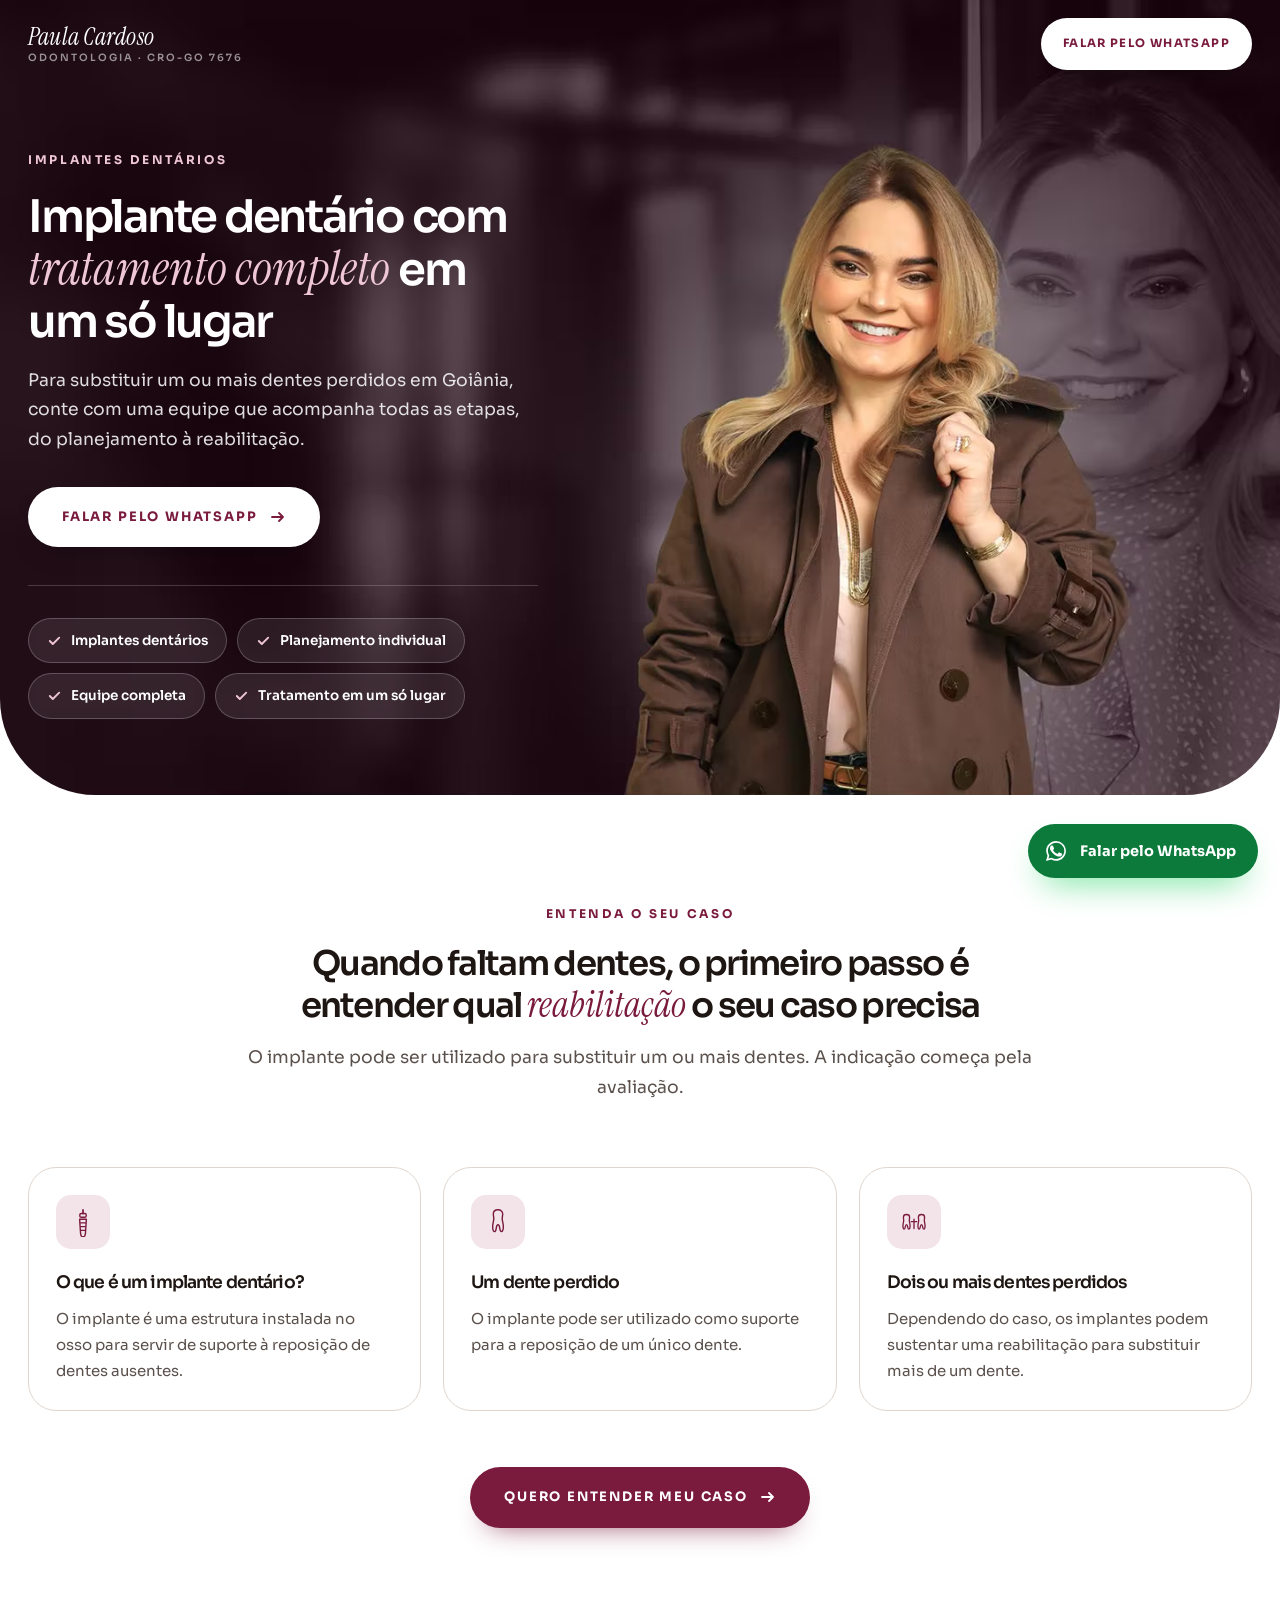
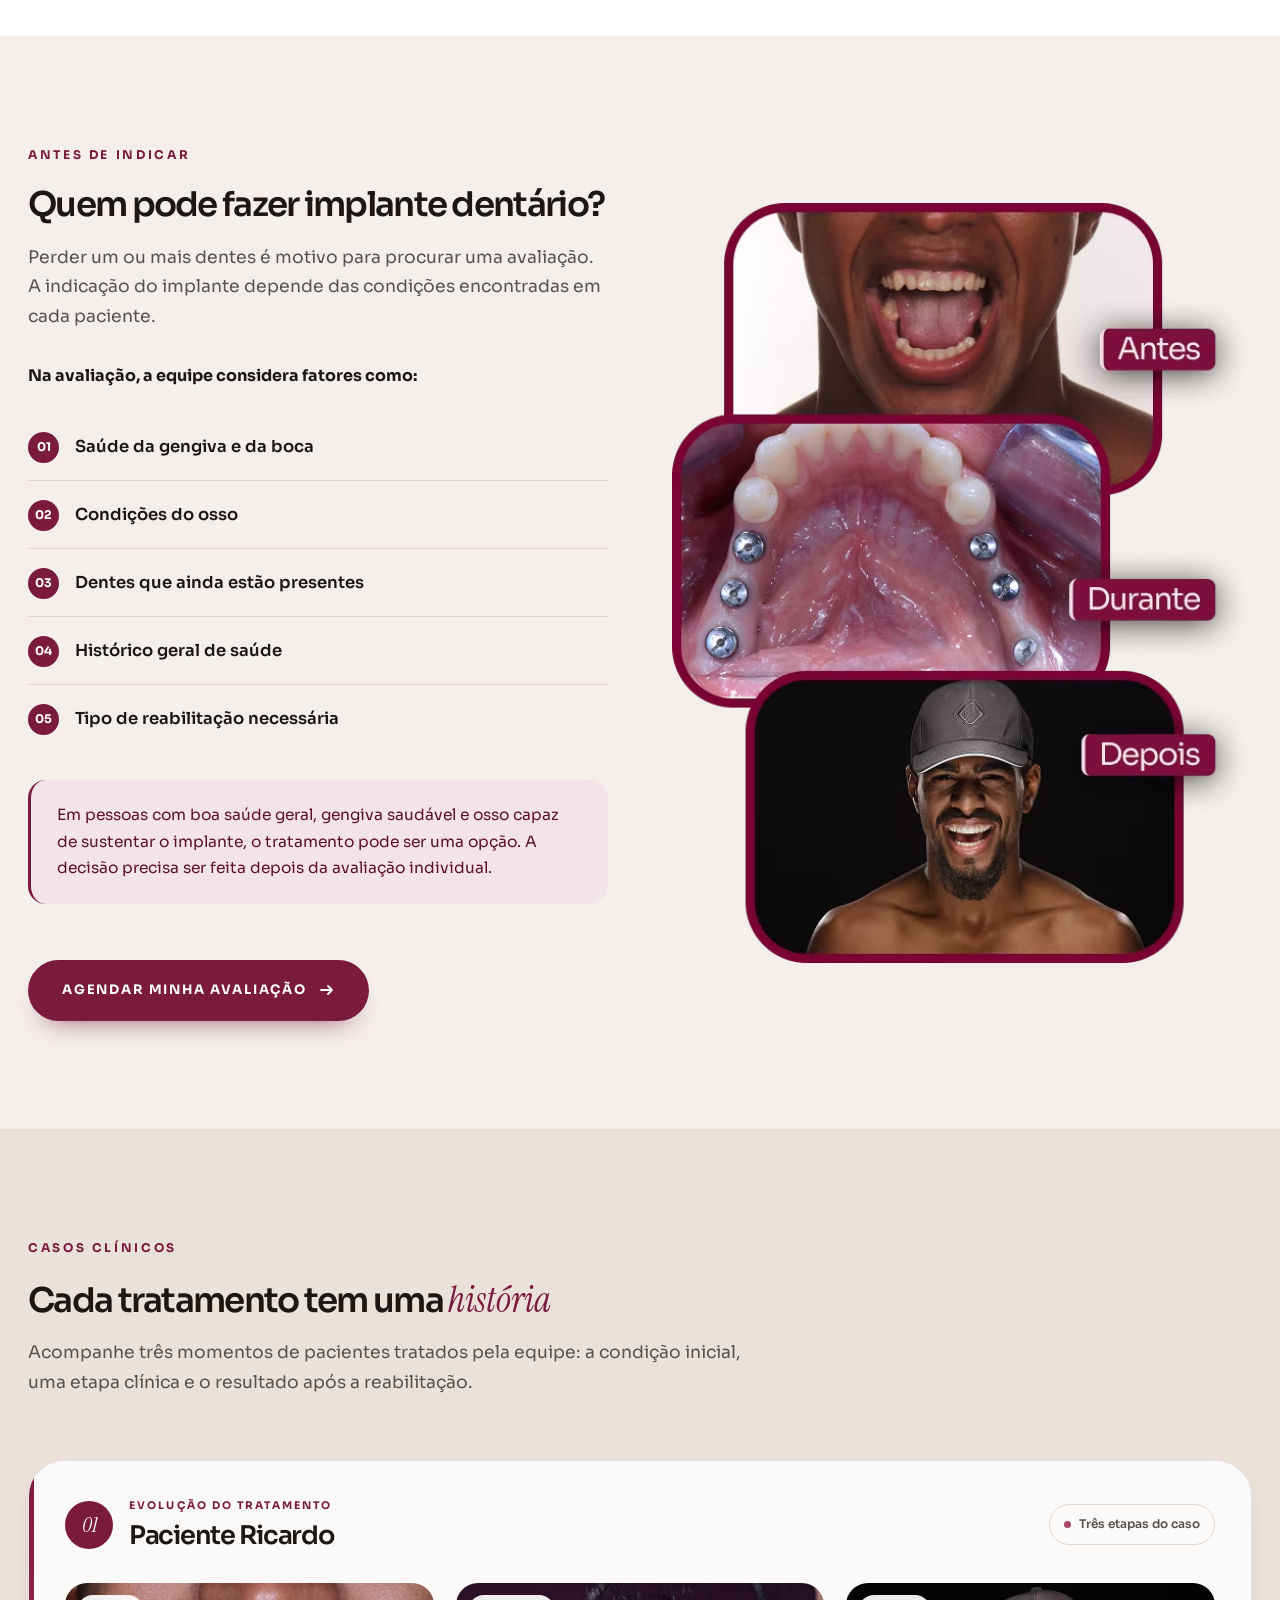
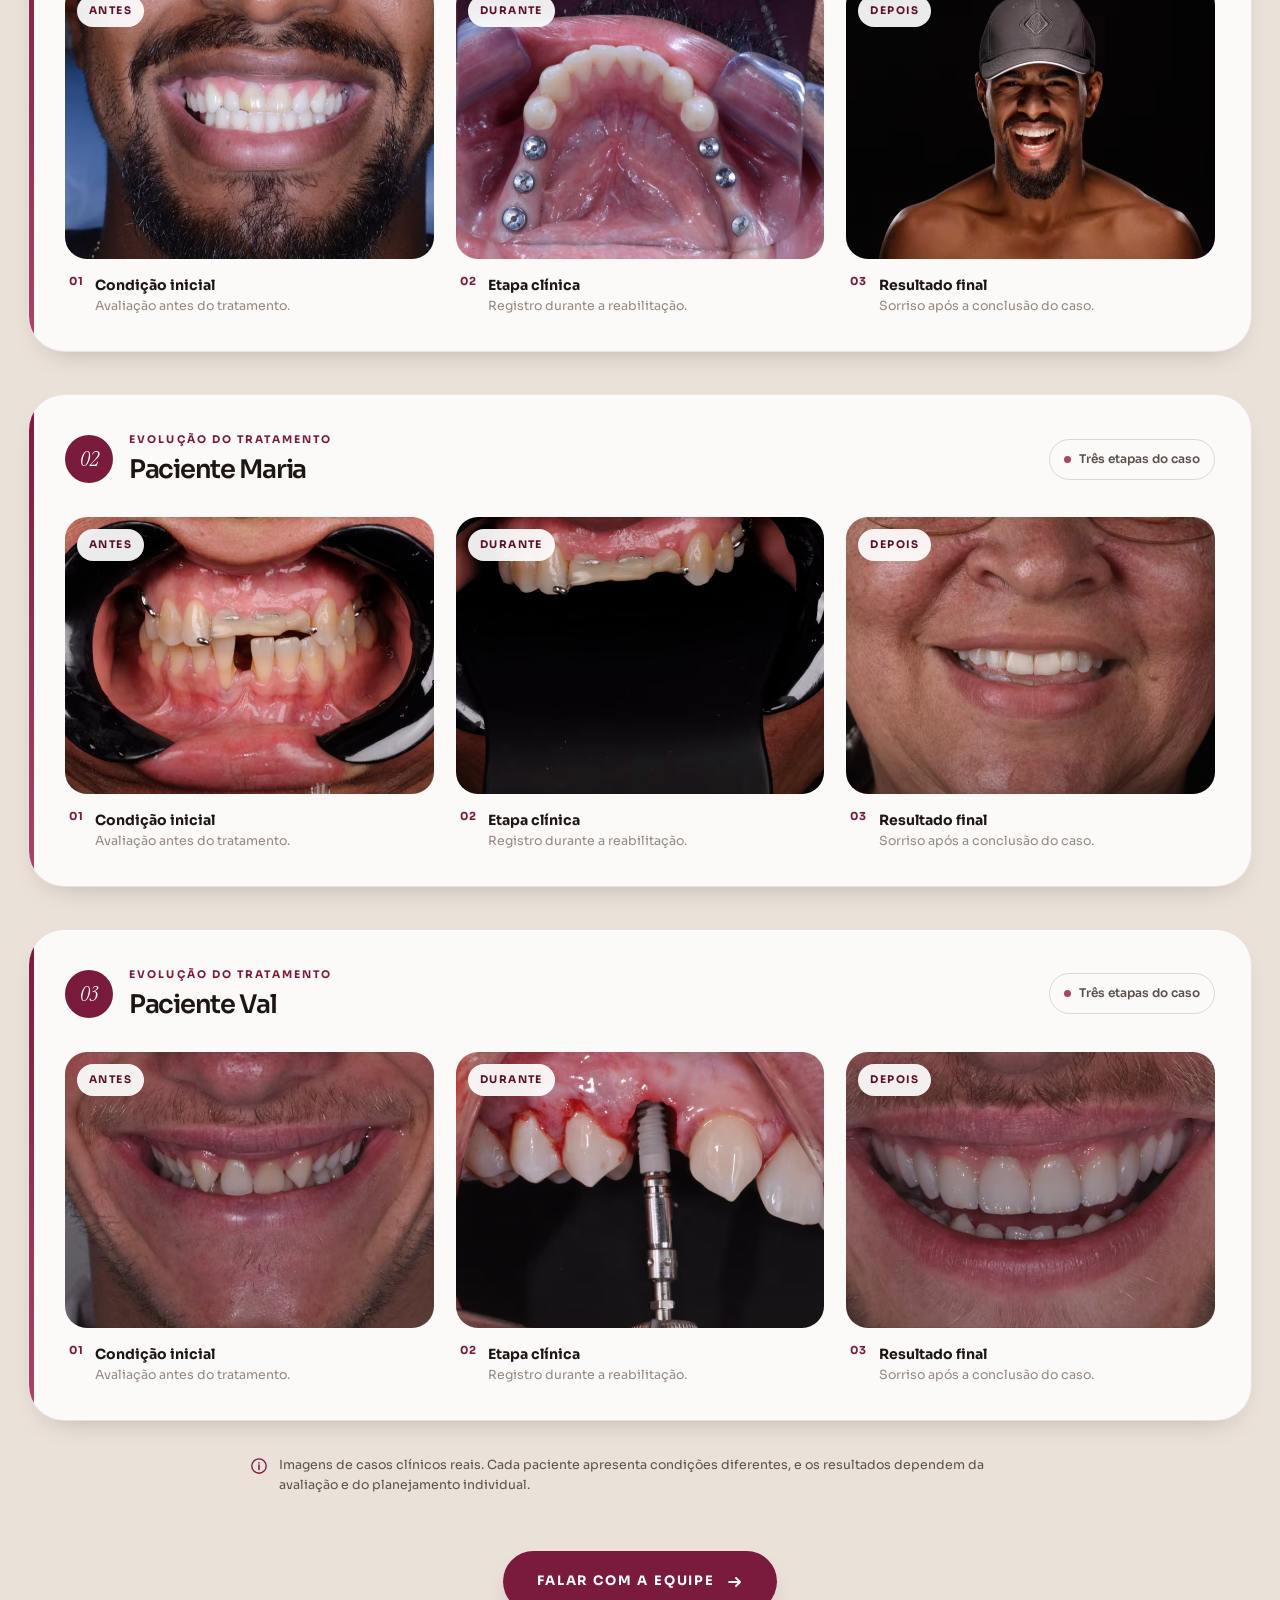
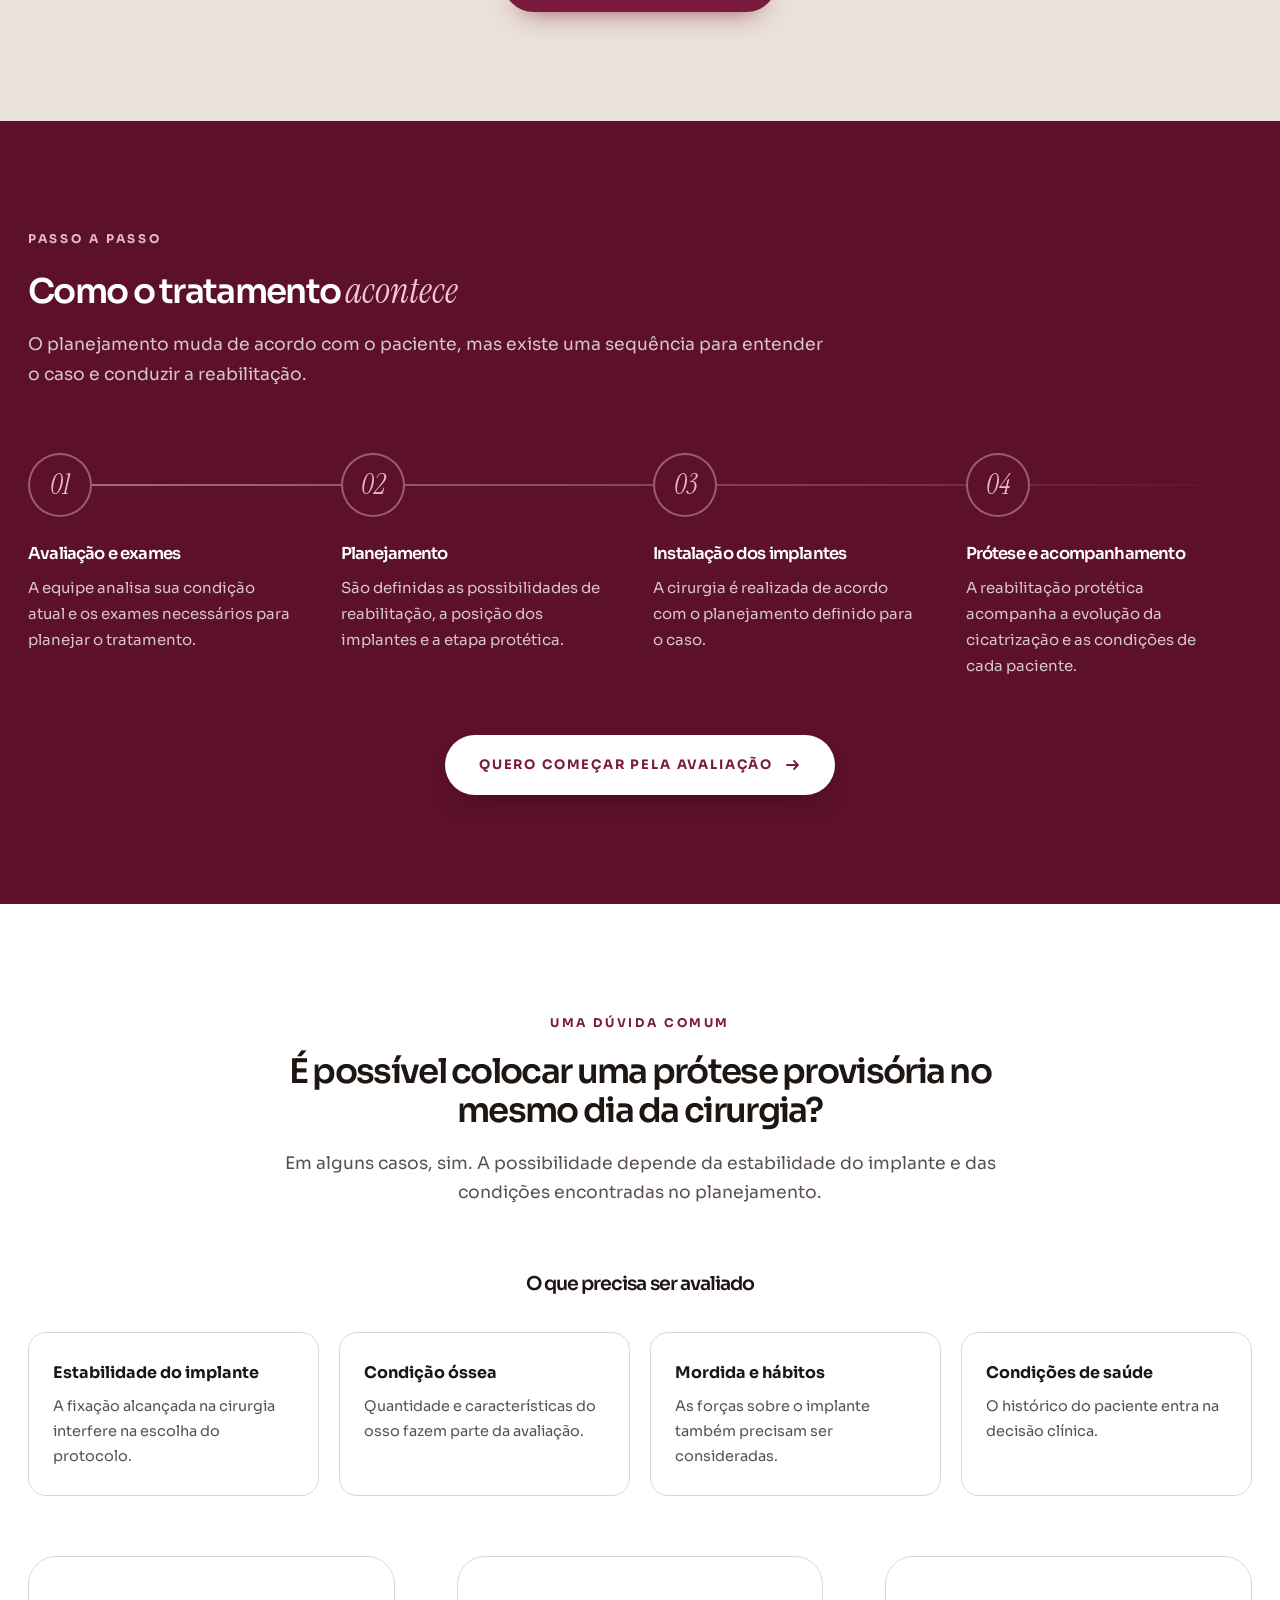
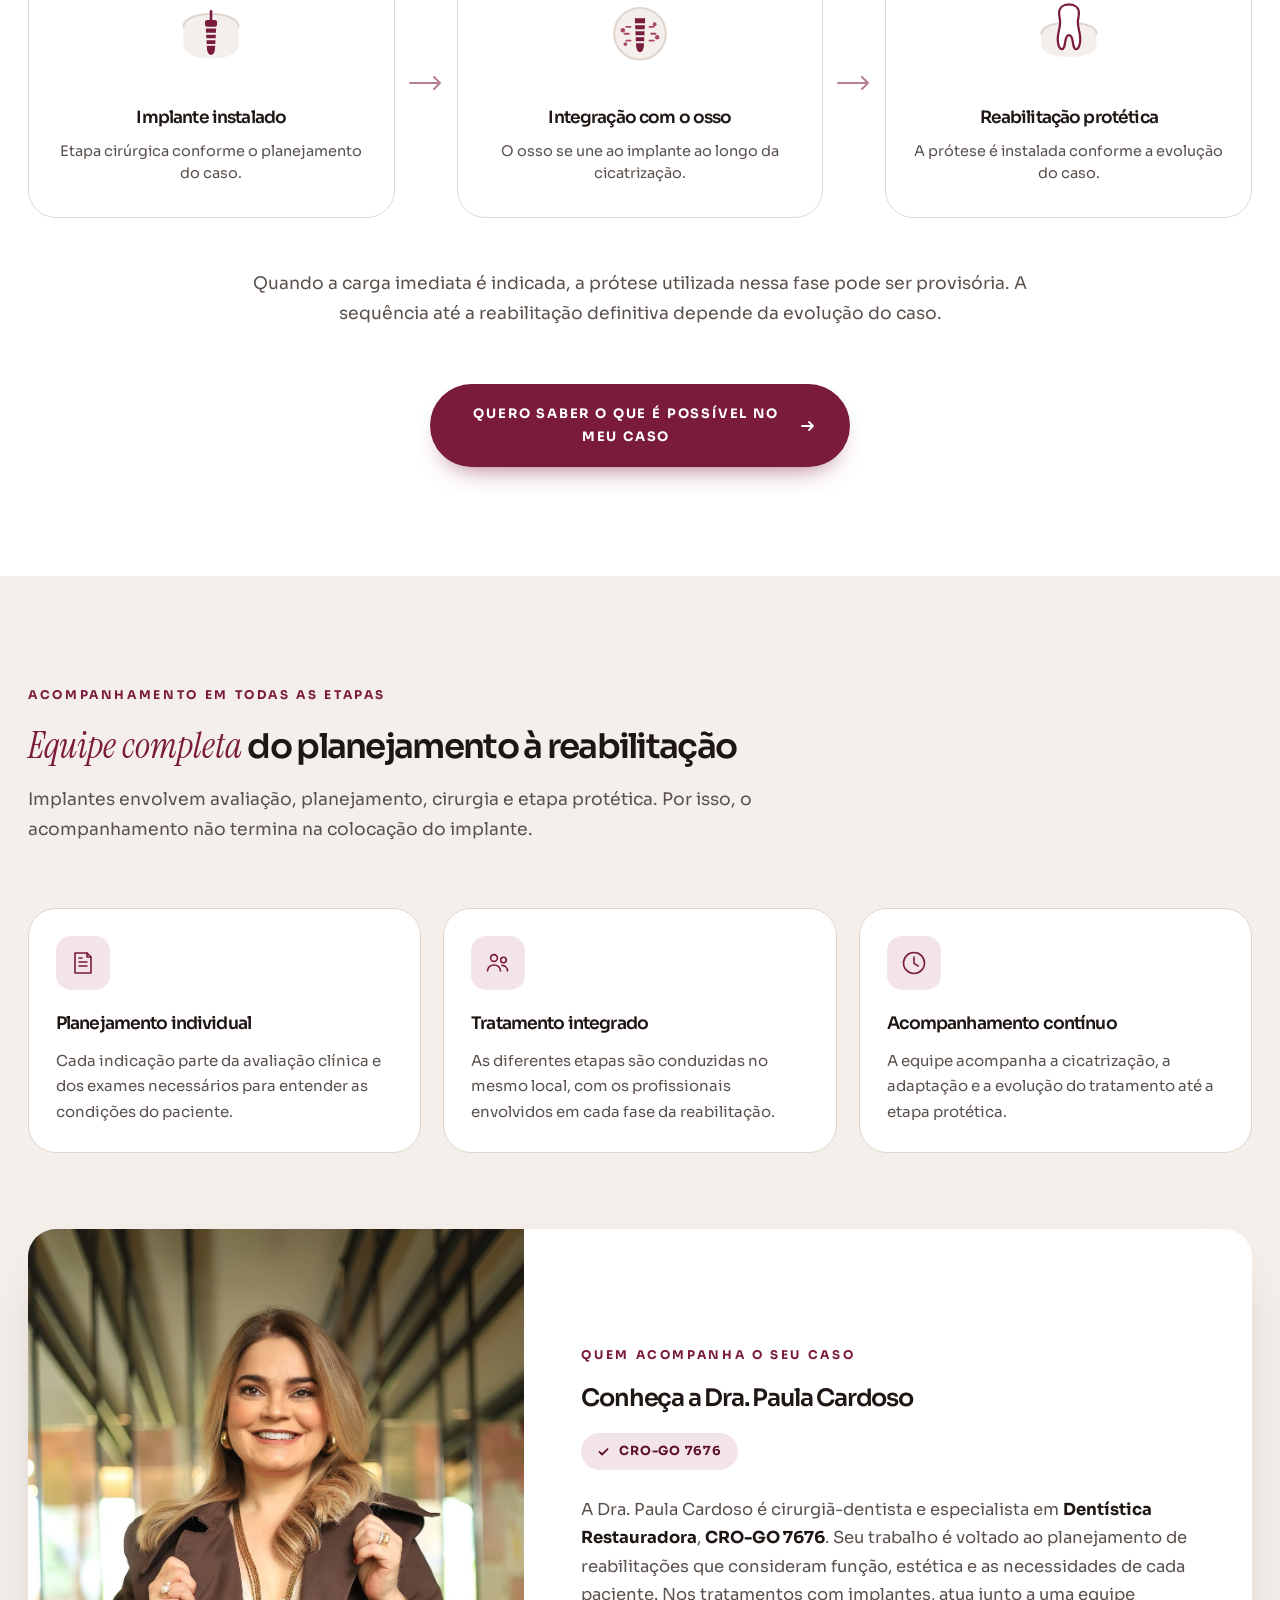
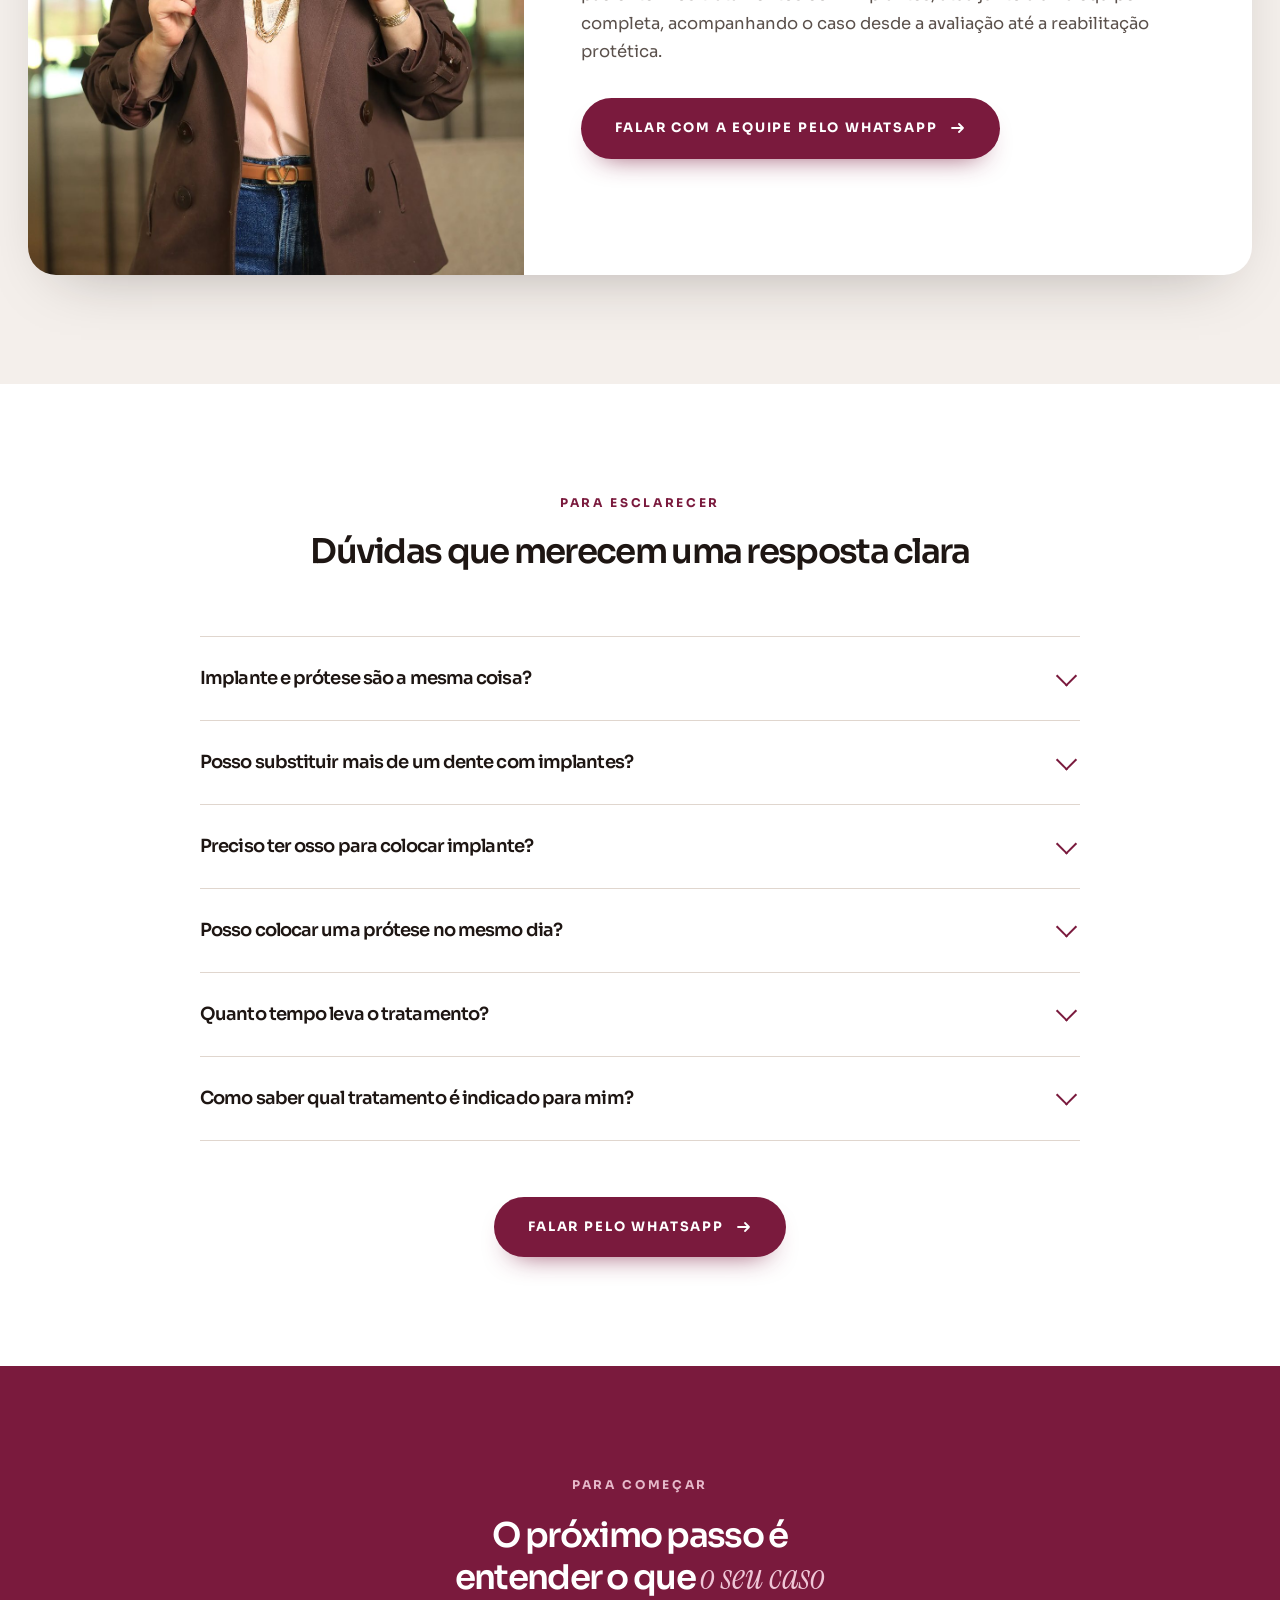
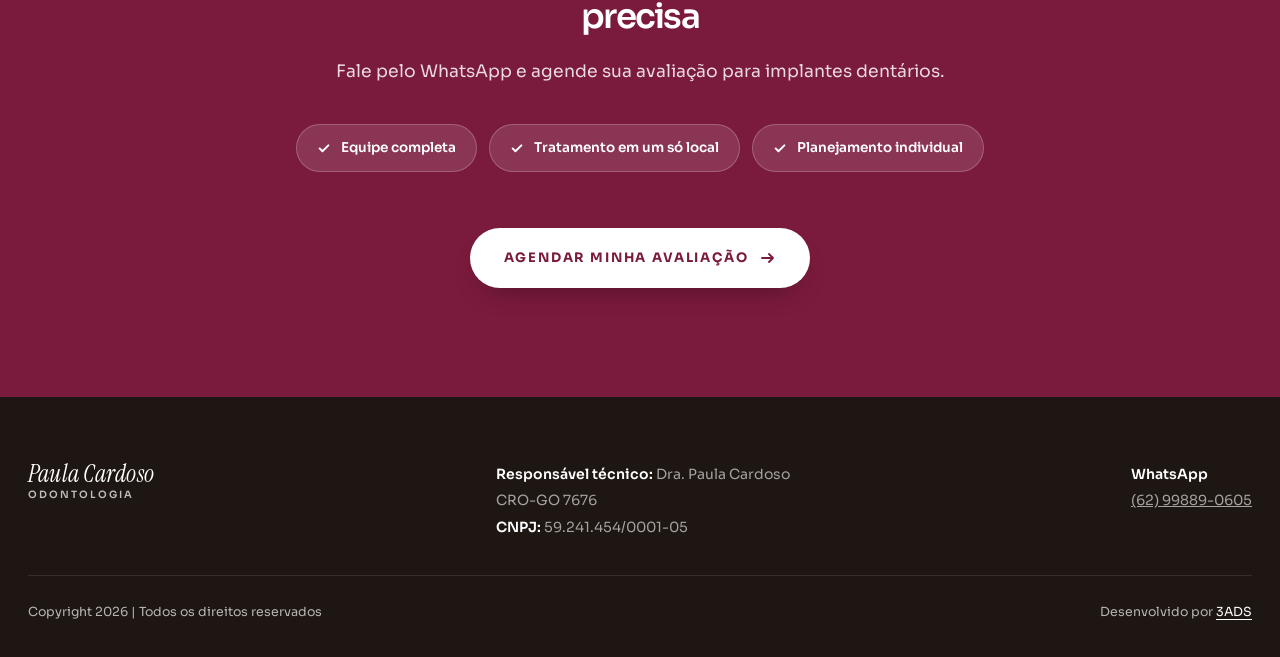
<file: implantes/index.html>
<!DOCTYPE html>
<html lang="pt-BR">
<head>
<meta charset="UTF-8">
<meta name="viewport" content="width=device-width, initial-scale=1.0, viewport-fit=cover">
<script>document.documentElement.classList.add('js');</script>
<!-- Google Tag Manager -->
<script>(function(w,d,s,l,i){var loaded=false;function load(){if(loaded)return;loaded=true;
w[l]=w[l]||[];w[l].push({'gtm.start':new Date().getTime(),event:'gtm.js'});
var f=d.getElementsByTagName(s)[0],j=d.createElement(s),dl=l!='dataLayer'?'&l='+l:'';
j.async=true;j.src='https://www.googletagmanager.com/gtm.js?id='+i+dl;f.parentNode.insertBefore(j,f)}
['pointerdown','keydown','touchstart','scroll'].forEach(function(e){w.addEventListener(e,load,{once:true,passive:true})});
w.addEventListener('load',function(){w.setTimeout(load,3500)},{once:true});
})(window,document,'script','dataLayer','GTM-TF6J2NST');</script>
<!-- End Google Tag Manager -->
<title>Implante Dentário em Goiânia | Dra. Paula Cardoso</title>
<meta name="description" content="Implante dentário em Goiânia para substituir um ou mais dentes, com planejamento individual e acompanhamento completo. Agende sua avaliação.">
<meta name="robots" content="index,follow,max-image-preview:large,max-snippet:-1,max-video-preview:-1">
<meta name="googlebot" content="index,follow,max-image-preview:large,max-snippet:-1,max-video-preview:-1">
<meta name="author" content="Dra. Paula Cardoso">
<meta name="keywords" content="implante dentário em Goiânia, implantes dentários Goiânia, dentista implantodontia Goiânia, substituir dente perdido, reabilitação oral, Dra. Paula Cardoso">
<meta name="theme-color" content="#190510">
<meta name="geo.region" content="BR-GO">
<meta name="geo.placename" content="Goiânia">
<meta property="og:type" content="website">
<meta property="og:site_name" content="Dra. Paula Cardoso Odontologia">
<meta property="og:title" content="Implante dentário com tratamento completo em um só lugar | Dra. Paula Cardoso">
<meta property="og:description" content="Implante dentário em Goiânia para substituir um ou mais dentes, com planejamento individual e acompanhamento completo.">
<meta property="og:url" content="https://paulacardosoessence.com.br/implantes/">
<meta property="og:image" content="https://paulacardosoessence.com.br/implantes/images/og-cover.png">
<meta property="og:image:width" content="1200">
<meta property="og:image:height" content="630">
<meta property="og:image:alt" content="Implantes dentários com a Dra. Paula Cardoso em Goiânia">
<meta property="og:locale" content="pt_BR">
<meta name="twitter:card" content="summary_large_image">
<meta name="twitter:title" content="Implante dentário com tratamento completo em um só lugar | Dra. Paula Cardoso">
<meta name="twitter:description" content="Implante dentário em Goiânia com planejamento individual e acompanhamento completo.">
<meta name="twitter:image" content="https://paulacardosoessence.com.br/implantes/images/og-cover.png">
<meta name="twitter:image:alt" content="Implantes dentários com a Dra. Paula Cardoso em Goiânia">
<link rel="canonical" href="https://paulacardosoessence.com.br/implantes/">
<link rel="alternate" hreflang="pt-BR" href="https://paulacardosoessence.com.br/implantes/">
<link rel="alternate" type="text/plain" href="/llms.txt" title="Informações para assistentes de IA">
<link rel="icon" href="/assets/favicon.svg" type="image/svg+xml">
<link rel="preload" href="/assets/sora-600.woff2" as="font" type="font/woff2" crossorigin>
<link rel="preload" href="/assets/instrument-serif-italic-400.woff2" as="font" type="font/woff2" crossorigin>
<link rel="preload" href="/implantes/images/hero-mobile.avif" as="image" type="image/avif" media="(max-width: 900px)" fetchpriority="high">
<link rel="preload" href="/implantes/images/hero-desktop.avif" as="image" type="image/avif" media="(min-width: 901px)" fetchpriority="high">
<style>@font-face{font-family:Sora;font-style:normal;font-weight:400;font-display:swap;src:url(/assets/sora-400.woff2)format("woff2")}@font-face{font-family:Sora;font-style:normal;font-weight:600;font-display:swap;src:url(/assets/sora-600.woff2)format("woff2")}@font-face{font-family:Sora;font-style:normal;font-weight:700;font-display:swap;src:url(/assets/sora-700.woff2)format("woff2")}@font-face{font-family:Instrument Serif;font-style:italic;font-weight:400;font-display:swap;src:url(/assets/instrument-serif-italic-400.woff2)format("woff2")}:root{--wine:#7a1a3d;--wine-deep:#5c1029;--wine-soft:#a8456a;--wine-tint:#f3e4ea;--cream:#f4efeb;--cream-2:#eae1d9;--white:#fff;--ink:#1e1613;--ink-2:#5b514c;--ink-3:#948880;--line:#e0d6ce;--line-dark:rgba(255,255,255,.16);--banner-bg:#190510;--wa:#0b7a3b;--ff-display:"Instrument Serif", Georgia, "Times New Roman", serif;--ff-text:"Sora", -apple-system, BlinkMacSystemFont, sans-serif;--r-sm:10px;--r:18px;--r-lg:28px;--ease:cubic-bezier(.22,.61,.36,1);--shadow:0 24px 60px -32px rgba(30,22,19,.35);--shadow-sm:0 12px 30px -20px rgba(30,22,19,.4)}*{box-sizing:border-box;margin:0;padding:0}html{scroll-behavior:smooth;-webkit-text-size-adjust:100%}body{font-family:var(--ff-text);color:var(--ink);background:var(--cream);-webkit-font-smoothing:antialiased;padding-bottom:72px;font-size:16px;font-weight:400;line-height:1.72;overflow-x:hidden}img{max-width:100%;height:auto;display:block}a{color:inherit;text-decoration:none}button{font:inherit;cursor:pointer;color:inherit;background:0 0;border:none}::selection{background:var(--wine);color:#fff}:focus-visible{outline-offset:4px;outline:3px solid #d98ba9}.wrap{width:100%;max-width:1280px;margin:0 auto;padding:0 20px}.wrap-narrow{width:100%;max-width:880px;margin:0 auto;padding:0 20px}.eyebrow{letter-spacing:.22em;text-transform:uppercase;color:var(--wine);align-items:center;font-size:12px;font-weight:700;display:flex}.eyebrow.center{justify-content:center}h1,h2,h3{font-family:var(--ff-text);letter-spacing:-.05em;font-weight:600;line-height:1.14}h1{font-size:max(29px,min(3.9vw,45px))}h2{font-size:max(22px,min(2.8vw,34px))}h3{font-size:max(17px,min(1.6vw,19px));line-height:1.35}.em{font-family:var(--ff-display);letter-spacing:0;color:var(--wine);font-size:1.06em;font-style:italic;font-weight:400}.sec-dark .em,.sec-wine .em{color:#efc6d6}.lead{color:var(--ink-2);max-width:62ch;font-size:max(17px,min(1.35vw,19px))}p{color:var(--ink-2)}.btn{background:var(--wine);color:#fff;letter-spacing:.14em;text-transform:uppercase;transition:background .35s var(--ease),transform .35s var(--ease),box-shadow .35s var(--ease);text-align:center;border-radius:100px;justify-content:center;align-items:center;gap:12px;width:100%;min-height:52px;padding:19px 34px;font-size:13px;font-weight:700;display:inline-flex;box-shadow:0 14px 28px -18px rgba(122,26,61,.9)}.btn svg{transition:transform .35s var(--ease);flex:none}.btn-light{color:var(--wine);background:#fff;box-shadow:0 14px 28px -18px rgba(0,0,0,.5)}.btn-ghost{color:var(--wine);border:1.5px solid var(--wine);box-shadow:none;background:0 0}.btn-sm{letter-spacing:.12em;padding:13px 22px;font-size:11.5px}.cta-row{justify-content:center;margin-top:max(38px,min(5vw,56px));display:flex}.cta-row.left{justify-content:flex-start}.js .rv{opacity:0;filter:blur(5px);transition:opacity .75s var(--ease),transform .75s var(--ease),filter .75s var(--ease);transition-delay:var(--rv-delay,0s);transform:translateY(30px)}.js .rv.in{opacity:1;filter:none;transform:none}.scroll-progress{z-index:120;pointer-events:none;transform-origin:0;background:linear-gradient(90deg,var(--wine-soft),#efc6d6);will-change:transform;width:100%;height:3px;position:fixed;top:0;bottom:auto;left:0;right:auto;transform:scaleX(0)}@media (prefers-reduced-motion:reduce){html{scroll-behavior:auto}.js .rv{opacity:1;filter:none;transition:none;transform:none}.scroll-progress{display:none}}.hdr{z-index:80;transition:background .4s var(--ease),padding .4s var(--ease),box-shadow .4s var(--ease);padding:18px 0;position:fixed;top:0;bottom:auto;left:0;right:0}.hdr.stuck{-webkit-backdrop-filter:blur(14px);backdrop-filter:blur(14px);box-shadow:0 1px 0 var(--line);background:rgba(244,239,235,.92);padding:11px 0}.hdr .wrap{justify-content:space-between;align-items:center;gap:20px;display:flex}.hdr .btn{width:auto;display:none}.logo{flex-direction:column;line-height:1.05;display:flex}.logo .n{font-family:var(--ff-display);letter-spacing:.01em;color:var(--ink);font-size:24px;font-style:italic;font-weight:400}.logo .s{letter-spacing:.2em;text-transform:uppercase;color:var(--ink-3);margin-top:4px;font-size:10px;font-weight:600}.hdr:not(.stuck) .logo .n{color:#fff}.hdr:not(.stuck) .logo .s{color:rgba(255,255,255,.55)}.hdr:not(.stuck) .btn{color:var(--wine);background:#fff;box-shadow:0 14px 28px -18px rgba(0,0,0,.6)}.hero-wrap{background:var(--white)}.hero{color:#fff;background-color:var(--banner-bg);background-image:-webkit-image-set(url(/implantes/images/hero-mobile.avif) 1x type("image/avif"),url(/implantes/images/hero-mobile.jpg) 1x type("image/jpeg"));background-image:image-set("/implantes/images/hero-mobile.avif" 1x type("image/avif"),"/implantes/images/hero-mobile.jpg" 1x type("image/jpeg"));background-position:bottom;background-repeat:no-repeat;background-size:cover;border-bottom-right-radius:40px;border-bottom-left-radius:40px;min-height:min(1150px,300vw);padding:112px 0 48px;display:block;position:relative;overflow:hidden}.hero:after{content:"";pointer-events:none;background:linear-gradient(180deg,var(--banner-bg) 40%,rgba(25,5,16,.85) 64%,rgba(25,5,16,0) 100%);height:70%;position:absolute;top:0;bottom:auto;left:0;right:0}.hero-content{z-index:2;max-width:none;position:relative}.hero .eyebrow{color:#efc6d6}.hero h1{color:#fff;margin:20px 0 18px}.hero .em{color:#efc6d6}.hero .lead{color:rgba(255,255,255,.86);max-width:none}.hero .cta-row{justify-content:flex-start;margin-top:32px}.pills{scrollbar-width:none;scroll-snap-type:x proximity;border-top:1px solid rgba(255,255,255,.18);flex-wrap:nowrap;gap:10px;margin-top:26px;margin-right:-20px;padding:24px 20px 0 0;display:flex;overflow-x:auto}.pills::-webkit-scrollbar{display:none}.pill{color:#fff;-webkit-backdrop-filter:blur(4px);backdrop-filter:blur(4px);scroll-snap-align:start;background:rgba(255,255,255,.09);border:1px solid rgba(255,255,255,.22);border-radius:100px;flex:none;align-items:center;gap:9px;padding:10px 18px;font-size:13.5px;font-weight:600;display:inline-flex}.pill svg{color:#efc6d6;flex:none}section{position:relative}.sec{padding:max(72px,min(8.5vw,124px)) 0}.sec-cream2{background:var(--cream-2)}.sec-white{background:var(--white)}.sec-dark{background:var(--wine-deep);color:#fff}.sec-dark h2,.sec-dark h3{color:#fff}.sec-dark p{color:rgba(255,255,255,.76)}.sec-dark .eyebrow{color:#e6b9ca}.sec-wine{background:var(--wine);color:#fff}.sec-wine h2{color:#fff}.sec-wine p{color:rgba(255,255,255,.82)}.sec-head{max-width:800px;margin-bottom:max(40px,min(5vw,64px))}.sec-head.center{text-align:center;margin-left:auto;margin-right:auto}.sec-head.center .lead{margin-left:auto;margin-right:auto}.sec-head h2{margin:20px 0 18px}.grid{gap:22px;display:grid}.g-3,.g-4,.g-2{grid-template-columns:1fr}.card{border:1px solid var(--line);border-radius:var(--r-lg);background:#fff;padding:max(24px,min(2.1vw,30px))}.card h3{margin-bottom:12px;font-size:max(16px,min(1.35vw,18px))}.card p{font-size:15px}.card .ico{background:var(--wine-tint);width:54px;height:54px;color:var(--wine);border-radius:15px;align-items:center;justify-items:center;margin-bottom:22px;display:grid}.split{grid-template-columns:1fr;align-items:center;gap:36px;display:grid}.split-media{order:-1}.split-media img{aspect-ratio:4/5;object-fit:cover;border-radius:var(--r-lg);width:100%;box-shadow:var(--shadow)}.split-media picture{display:block}.split-media .clinical-stages{aspect-ratio:auto;object-fit:contain;height:auto;box-shadow:none;border-radius:0}.crit{flex-direction:column;gap:2px;margin-top:26px;list-style:none;display:flex}.crit li{border-bottom:1px solid var(--line);align-items:center;gap:16px;padding:17px 0;font-size:16.5px;font-weight:600;display:flex}.crit li:last-child{border-bottom:none}.crit .n{background:var(--wine);color:#fff;width:31px;height:31px;font-size:12px;font-weight:700;font-family:var(--ff-text);border-radius:50%;flex:none;align-items:center;justify-items:center;display:grid}.note{background:var(--wine-tint);border-radius:var(--r);color:var(--wine-deep);border-left:3px solid var(--wine);margin-top:28px;padding:22px 26px;font-size:15.5px}.cases-intro{max-width:720px;margin-bottom:max(38px,min(5vw,62px))}.case-list{flex-direction:column;gap:max(26px,min(4vw,42px));display:flex}.patient-case{box-shadow:var(--shadow-sm);background:rgba(255,255,255,.82);border:1px solid rgba(122,26,61,.12);border-radius:max(24px,min(3vw,36px));padding:max(22px,min(3vw,36px));position:relative;overflow:hidden}.patient-case:before{content:"";background:linear-gradient(180deg,var(--wine),var(--wine-soft));width:5px;position:absolute;top:0;bottom:0;left:0;right:auto}.patient-head{justify-content:space-between;align-items:center;gap:24px;margin-bottom:max(22px,min(3vw,30px));display:flex}.patient-id{align-items:center;gap:16px;display:flex}.case-number{background:var(--wine);color:#fff;width:48px;height:48px;font-family:var(--ff-display);border-radius:50%;flex:none;align-items:center;justify-items:center;font-size:22px;font-style:italic;display:grid}.patient-kicker{color:var(--wine);letter-spacing:.2em;text-transform:uppercase;margin-bottom:3px;font-size:10.5px;font-weight:700;display:block}.patient-head h3{font-size:max(20px,min(2vw,26px))}.patient-note{border:1px solid var(--line);color:var(--ink-2);border-radius:100px;flex:none;align-items:center;gap:8px;padding:9px 14px;font-size:12px;font-weight:600;display:none}.patient-note:before{content:"";background:var(--wine-soft);border-radius:50%;width:7px;height:7px}.case-stages{scroll-snap-type:x mandatory;scrollbar-width:none;grid-template-columns:repeat(3,minmax(250px,82vw));gap:max(14px,min(2vw,22px));margin-right:-20px;padding:0 20px 12px 0;display:grid;overflow-x:auto}.case-stages::-webkit-scrollbar{display:none}.case-stage{scroll-snap-align:start;min-width:0}.stage-media{aspect-ratio:4/3;background:var(--cream-2);border-radius:max(16px,min(2vw,22px));position:relative;overflow:hidden}.stage-media:after{content:"";pointer-events:none;background:linear-gradient(transparent,rgba(30,22,19,.14));height:32%;position:absolute;top:auto;bottom:0;left:0;right:0}.stage-media picture{width:100%;height:100%;display:block}.stage-media img{object-fit:cover;width:100%;height:100%;transition:transform .6s var(--ease)}.stage-tag{z-index:1;color:var(--wine-deep);letter-spacing:.14em;text-transform:uppercase;-webkit-backdrop-filter:blur(8px);backdrop-filter:blur(8px);background:rgba(255,255,255,.92);border-radius:100px;padding:7px 12px;font-size:10.5px;font-weight:800;position:absolute;top:12px;left:12px;box-shadow:0 8px 24px -16px rgba(30,22,19,.7)}.stage-caption{align-items:flex-start;gap:11px;padding:14px 4px 0;display:flex}.stage-index{color:var(--wine);letter-spacing:.1em;font-size:11px;font-weight:800;line-height:1.6}.stage-caption strong{color:var(--ink);font-size:14px;font-weight:700;line-height:1.45;display:block}.stage-caption span:last-child{color:var(--ink-3);margin-top:2px;font-size:12.5px;line-height:1.45;display:block}.cases-disclaimer{max-width:780px;color:var(--ink-2);text-align:left;align-items:flex-start;gap:11px;margin:max(26px,min(3vw,34px)) auto 0;font-size:12.5px;line-height:1.6;display:flex}.cases-disclaimer svg{color:var(--wine);flex:none;margin-top:2px}.timeline{margin-top:max(28px,min(3.5vw,44px));position:relative}.timeline:before{content:"";background:linear-gradient(rgba(230,185,202,.55),rgba(230,185,202,.12));width:2px;height:auto;position:absolute;top:12px;bottom:12px;left:31px;right:auto}.tl-steps{grid-template-columns:1fr;gap:0;list-style:none;display:grid;position:relative}.tl-step{grid-template-columns:64px 1fr;column-gap:22px;padding:0 0 34px;display:grid}.tl-step:last-child{padding-bottom:0}.tl-node{background:var(--wine-deep);z-index:1;width:64px;height:64px;font-family:var(--ff-display);color:#e6b9ca;border:2px solid rgba(230,185,202,.45);border-radius:50%;grid-row:span 2;align-self:start;align-items:center;justify-items:center;margin-bottom:0;font-size:28px;font-style:italic;font-weight:400;line-height:1;display:grid;position:relative}.tl-step h3{align-self:center;margin-bottom:8px;font-size:16.5px}.tl-step p{grid-column:2;font-size:15px}.info-flow{grid-template-columns:1fr;align-items:center;gap:10px;margin-top:max(40px,min(5vw,60px));display:grid}.info-step{border:1px solid var(--line);border-radius:var(--r-lg);text-align:center;background:#fff;padding:32px 26px}.info-step svg{margin:0 auto 18px}.info-step b{font-family:var(--ff-text);letter-spacing:-.05em;color:var(--ink);margin-bottom:8px;font-size:17px;font-weight:600;display:block}.info-step span{color:var(--ink-2);font-size:14.5px;line-height:1.55;display:block}.info-arrow{color:var(--wine);opacity:.55;margin:0 auto;transform:rotate(90deg)}.check-grid{grid-template-columns:1fr;gap:20px;margin-top:34px;display:grid}.check{border:1px solid var(--line);border-radius:var(--r);background:#fff;padding:26px 24px}.check b{color:var(--ink);margin-bottom:8px;font-size:16px;display:block}.check p{font-size:14.5px}.check .bar{background:var(--wine);border-radius:2px;width:30px;height:3px;margin-bottom:16px}.doctor{border-radius:var(--r-lg);box-shadow:var(--shadow);background:#fff;grid-template-columns:1fr;align-items:center;gap:0;margin-top:max(48px,min(6vw,76px));display:grid;overflow:hidden}.doctor picture{height:100%;display:block}.doctor img{object-fit:cover;width:100%;height:100%;min-height:340px}.doctor .txt{padding:36px 30px 44px}.doctor h3{margin:16px 0 18px;font-size:max(19px,min(1.9vw,24px))}.doctor .cro{background:var(--wine-tint);color:var(--wine-deep);letter-spacing:.06em;border-radius:100px;align-items:center;gap:9px;margin-bottom:26px;padding:8px 16px;font-size:12.5px;font-weight:700;display:inline-flex}.faq{border-top:1px solid var(--line);max-width:880px;margin:0 auto}.faq details{border-bottom:1px solid var(--line)}.faq summary{cursor:pointer;min-height:44px;font-family:var(--ff-text);letter-spacing:-.05em;color:var(--ink);transition:color .3s var(--ease);padding:24px 36px 24px 0;font-size:max(16px,min(1.45vw,18px));font-weight:600;list-style:none;position:relative}.faq summary::-webkit-details-marker{display:none}.faq summary:after{content:"";border-right:2px solid var(--wine);border-bottom:2px solid var(--wine);width:13px;height:13px;transition:transform .35s var(--ease);position:absolute;top:50%;right:6px;transform:translateY(-70%)rotate(45deg)}.faq details[open] summary:after{transform:translateY(-30%)rotate(-135deg)}.faq .ans{color:var(--ink-2);animation:fade .45s var(--ease);padding:0 0 28px;font-size:16px}@keyframes fade{0%{opacity:0;transform:translateY(-6px)}to{opacity:1;transform:none}}.final{text-align:center}.final h2{max-width:17ch;margin:22px auto 20px}.final .lead{margin:0 auto}.seals{flex-wrap:wrap;justify-content:center;gap:12px;margin:38px 0 6px;display:flex}.seal{color:#fff;background:rgba(255,255,255,.12);border:1px solid rgba(255,255,255,.22);border-radius:100px;align-items:center;gap:10px;padding:11px 20px;font-size:13.5px;font-weight:600;display:inline-flex}.ftr{background:var(--ink);color:rgba(255,255,255,.6);padding:64px 0 34px;font-size:14px}.ftr-top{border-bottom:1px solid rgba(255,255,255,.1);flex-wrap:wrap;justify-content:space-between;align-items:flex-start;gap:34px;padding-bottom:34px;display:flex}.ftr .logo .n{color:#fff}.ftr .logo .s{color:rgba(255,255,255,.72)}.ftr-info b{color:#fff;font-weight:600}.ftr-info p{color:rgba(255,255,255,.6);font-size:14px;line-height:1.9}.ftr-btm{color:rgba(255,255,255,.68);flex-wrap:wrap;justify-content:space-between;gap:14px;padding-top:26px;font-size:12.5px;display:flex}.ftr-btm a{text-underline-offset:3px;color:#fff;text-decoration:underline}.wa-float{left:14px;right:14px;bottom:calc(12px + env(safe-area-inset-bottom));z-index:90;background:var(--wa);color:#fff;min-height:54px;transition:transform .35s var(--ease),box-shadow .35s var(--ease);border-radius:14px;justify-content:center;align-items:center;gap:12px;padding:15px 20px;font-size:14.5px;font-weight:700;display:flex;position:fixed;box-shadow:0 16px 34px -14px rgba(37,211,102,.75)}.wa-float svg{flex:none}.ph{align-items:center;justify-items:center;display:grid;position:relative;background:repeating-linear-gradient(45deg,var(--cream-2) 0 12px,var(--cream) 12px 24px)!important}.ph:after{content:attr(data-ph);color:#fff;letter-spacing:.1em;text-transform:uppercase;text-align:center;background:rgba(30,22,19,.72);border-radius:100px;max-width:80%;padding:10px 16px;font-size:11px;font-weight:700;position:absolute;top:auto;bottom:auto;left:auto;right:auto}@media (min-width:521px){.g-4,.check-grid{grid-template-columns:repeat(2,1fr)}}@media (min-width:561px){body{padding-bottom:0}.hdr .btn{display:inline-flex}.wa-float{border-radius:100px;justify-content:flex-start;width:auto;padding:14px 22px 14px 16px;bottom:22px;left:auto;right:22px}}@media (min-width:761px){body{font-size:16.5px}.wrap,.wrap-narrow{padding-left:28px;padding-right:28px}.btn{width:auto}.cta-row .btn{max-width:420px}.g-3{grid-template-columns:repeat(3,1fr)}.g-2{grid-template-columns:repeat(2,1fr)}.split{grid-template-columns:1fr 1fr;gap:max(36px,min(5vw,74px))}.split-media{order:initial}.patient-note{display:inline-flex}.case-stages{scroll-snap-type:none;grid-template-columns:repeat(3,minmax(0,1fr));margin-right:0;padding:0;overflow:visible}.pills{margin-right:-28px;padding-right:28px}.faq summary{padding:26px 46px 26px 0}.faq .ans{padding:0 60px 28px 0}}@media (min-width:901px){.hero{background-image:-webkit-image-set(url(/implantes/images/hero-desktop.avif) 1x type("image/avif"),url(/implantes/images/hero-desktop.jpg) 1x type("image/jpeg"));background-image:image-set("/implantes/images/hero-desktop.avif" 1x type("image/avif"),"/implantes/images/hero-desktop.jpg" 1x type("image/jpeg"));background-position:50%;border-bottom-right-radius:96px;border-bottom-left-radius:96px;align-items:center;min-height:max(620px,min(58vw,820px));padding:150px 0 max(56px,min(6vw,88px));display:flex}.hero:after{display:none}.hero-content{z-index:1;max-width:min(560px,58%)}.hero .lead{max-width:46ch}.pills{scroll-snap-type:none;flex-wrap:wrap;margin:38px 0 0;padding:32px 0 0;overflow:visible}.timeline:before{background:linear-gradient(90deg,rgba(230,185,202,.55),rgba(230,185,202,.22) 70%,rgba(230,185,202,0));width:auto;height:2px;top:31px;bottom:auto;left:0;right:0}.tl-steps{grid-template-columns:repeat(4,1fr);gap:26px}.tl-step{padding:0 20px 0 0;display:block}.tl-node{margin-bottom:26px}.tl-step h3{margin-bottom:10px}.tl-step p{grid-column:auto}}@media (min-width:1041px){.hero-content{max-width:min(510px,48%)}.g-4,.check-grid{grid-template-columns:repeat(4,1fr)}.info-flow{grid-template-columns:1fr auto 1fr auto 1fr;gap:14px}.info-arrow{margin:0;transform:none}.doctor{grid-template-columns:.85fr 1.15fr;gap:max(32px,min(4.5vw,64px))}.doctor img{min-height:420px}.doctor .txt{padding:max(32px,min(4vw,58px)) max(28px,min(3.6vw,54px)) max(32px,min(4vw,58px)) 0}}@media (min-width:1440px){.wrap{max-width:1360px}.hero{min-height:min(820px,70vh)}}@media (min-width:1920px){.wrap{max-width:1440px}.hero{min-height:min(900px,72vh)}}@media (hover:hover) and (pointer:fine){.btn:hover{background:var(--wine-deep);transform:translateY(-2px);box-shadow:0 20px 34px -18px rgba(122,26,61,.95)}.btn:hover svg{transform:translate(4px)}.btn-light:hover{color:var(--wine-deep);background:#fff}.btn-ghost:hover{background:var(--wine);color:#fff}.case-stage:hover .stage-media img{transform:scale(1.025)}.faq summary:hover{color:var(--wine)}.wa-float:hover{transform:translateY(-3px)scale(1.02);box-shadow:0 22px 40px -14px rgba(37,211,102,.85)}}</style>
<style>
.doctor .doctor-media{aspect-ratio:1113/1451;background-color:#e7ded9;background-position:center;background-repeat:no-repeat;background-size:cover;height:auto;min-height:340px;width:100%}
@media (min-width:1041px){.doctor .doctor-media{min-height:420px}}
</style>
</head>
<body>
<!-- Google Tag Manager (noscript) -->
<noscript><iframe title="Google Tag Manager" src="https://www.googletagmanager.com/ns.html?id=GTM-TF6J2NST"
height="0" width="0" style="display:none;visibility:hidden"></iframe></noscript>
<!-- End Google Tag Manager (noscript) -->
<div class="scroll-progress" id="scroll-progress" aria-hidden="true"></div>

<!-- ============================ HEADER ============================ -->
<header class="hdr" id="hdr">
  <div class="wrap">
    <a href="#topo" class="logo">
      <span class="n">Paula Cardoso</span>
      <span class="s">Odontologia · CRO-GO 7676</span>
    </a>
    <a class="btn btn-sm" href="https://spar-hazel.vercel.app/l/lp-implantes-google-pc4" target="_blank" rel="noopener">
      Falar pelo WhatsApp
    </a>
  </div>
</header>

<!-- ============================ HERO ============================ -->
<main id="topo">
<div class="hero-wrap">
<section class="hero">
  <div class="wrap">
    <div class="hero-grid">
      <div class="hero-content">
        <p class="eyebrow">Implantes dentários</p>
        <h1>Implante dentário com <span class="em">tratamento completo</span> em um só lugar</h1>
        <p class="lead">Para substituir um ou mais dentes perdidos em Goiânia, conte com uma equipe que acompanha todas as etapas, do planejamento à reabilitação.</p>
        <div class="cta-row">
          <a class="btn btn-light" href="https://spar-hazel.vercel.app/l/lp-implantes-google-pc4" target="_blank" rel="noopener">
            Falar pelo WhatsApp
            <svg width="16" height="16" viewBox="0 0 16 16" fill="none" aria-hidden="true"><path d="M2 8h11M9 4l4 4-4 4" stroke="currentColor" stroke-width="1.8" stroke-linecap="round" stroke-linejoin="round"/></svg>
          </a>
        </div>

        <div class="pills">
          <span class="pill"><svg width="15" height="15" viewBox="0 0 16 16" fill="none" aria-hidden="true"><path d="M3 8.5l3.2 3.2L13 5" stroke="currentColor" stroke-width="2" stroke-linecap="round" stroke-linejoin="round"/></svg>Implantes dentários</span>
          <span class="pill"><svg width="15" height="15" viewBox="0 0 16 16" fill="none" aria-hidden="true"><path d="M3 8.5l3.2 3.2L13 5" stroke="currentColor" stroke-width="2" stroke-linecap="round" stroke-linejoin="round"/></svg>Planejamento individual</span>
          <span class="pill"><svg width="15" height="15" viewBox="0 0 16 16" fill="none" aria-hidden="true"><path d="M3 8.5l3.2 3.2L13 5" stroke="currentColor" stroke-width="2" stroke-linecap="round" stroke-linejoin="round"/></svg>Equipe completa</span>
          <span class="pill"><svg width="15" height="15" viewBox="0 0 16 16" fill="none" aria-hidden="true"><path d="M3 8.5l3.2 3.2L13 5" stroke="currentColor" stroke-width="2" stroke-linecap="round" stroke-linejoin="round"/></svg>Tratamento em um só lugar</span>
        </div>
      </div>
    </div>
  </div>
</section>
</div>

<!-- ==================== 02 · ENTENDA O SEU CASO ==================== -->
<section class="sec sec-white" id="entenda">
  <div class="wrap">
    <div class="sec-head center rv">
      <p class="eyebrow center">Entenda o seu caso</p>
      <h2>Quando faltam dentes, o primeiro passo é entender qual <span class="em">reabilitação</span> o seu caso precisa</h2>
      <p class="lead">O implante pode ser utilizado para substituir um ou mais dentes. A indicação começa pela avaliação.</p>
    </div>

    <div class="grid g-3">
      <article class="card rv">
        <span class="ico">
          <svg width="30" height="30" viewBox="0 0 32 32" fill="none" aria-hidden="true">
            <path d="M16 3v4" stroke="currentColor" stroke-width="1.8" stroke-linecap="round"/>
            <rect x="12.6" y="7" width="6.8" height="4" rx="1.4" stroke="currentColor" stroke-width="1.5"/>
            <path d="M12.4 13h7.2l-1 15.2c-.2 2.4-1.3 3.6-2.6 3.6s-2.4-1.2-2.6-3.6L12.4 13z" stroke="currentColor" stroke-width="1.5" stroke-linejoin="round"/>
            <path d="M13.3 17h5.4M13.6 21h4.8M13.9 25h4.2" stroke="currentColor" stroke-width="1.4" stroke-linecap="round"/>
          </svg>
        </span>
        <h3>O que é um implante dentário?</h3>
        <p>O implante é uma estrutura instalada no osso para servir de suporte à reposição de dentes ausentes.</p>
      </article>

      <article class="card rv">
        <span class="ico">
          <svg width="30" height="30" viewBox="0 0 32 32" fill="none" aria-hidden="true">
            <path d="M16 3c-3 0-5 1.8-5 4.5 0 1.8.5 3 .5 4.8 0 3.2-1.2 5-1.2 8.6 0 2.9.9 5.4 2.1 5.4s1.4-2 1.8-4.1c.3-2.1.7-3.2 1.8-3.2s1.5 1.1 1.8 3.2c.3 2.1.5 4.1 1.8 4.1s2.1-2.5 2.1-5.4c0-3.6-1.2-5.4-1.2-8.6 0-1.8.5-3 .5-4.8C21 4.8 19 3 16 3z" stroke="currentColor" stroke-width="1.5" stroke-linejoin="round"/>
          </svg>
        </span>
        <h3>Um dente perdido</h3>
        <p>O implante pode ser utilizado como suporte para a reposição de um único dente.</p>
      </article>

      <article class="card rv">
        <span class="ico">
          <svg width="30" height="30" viewBox="0 0 32 32" fill="none" aria-hidden="true">
            <path d="M8 8c-2 0-3.3 1.2-3.3 3 0 1.2.3 2 .3 3.2 0 2.2-.8 3.4-.8 5.8 0 1.9.6 3.6 1.4 3.6s.9-1.3 1.2-2.7c.2-1.4.4-2.1 1.2-2.1s1 .7 1.2 2.1c.2 1.4.3 2.7 1.2 2.7s1.4-1.7 1.4-3.6c0-2.4-.8-3.6-.8-5.8 0-1.2.3-2 .3-3.2 0-1.8-1.3-3-3.3-3z" stroke="currentColor" stroke-width="1.4" stroke-linejoin="round"/>
            <path d="M24 8c-2 0-3.3 1.2-3.3 3 0 1.2.3 2 .3 3.2 0 2.2-.8 3.4-.8 5.8 0 1.9.6 3.6 1.4 3.6s.9-1.3 1.2-2.7c.2-1.4.4-2.1 1.2-2.1s1 .7 1.2 2.1c.2 1.4.3 2.7 1.2 2.7s1.4-1.7 1.4-3.6c0-2.4-.8-3.6-.8-5.8 0-1.2.3-2 .3-3.2 0-1.8-1.3-3-3.3-3z" stroke="currentColor" stroke-width="1.4" stroke-linejoin="round"/>
            <path d="M16 13v10M13 15.5h6" stroke="currentColor" stroke-width="1.4" stroke-linecap="round"/>
          </svg>
        </span>
        <h3>Dois ou mais dentes perdidos</h3>
        <p>Dependendo do caso, os implantes podem sustentar uma reabilitação para substituir mais de um dente.</p>
      </article>
    </div>

    <div class="cta-row rv">
      <a class="btn" href="https://spar-hazel.vercel.app/l/lp-implantes-google-pc4" target="_blank" rel="noopener">
        Quero entender meu caso
        <svg width="16" height="16" viewBox="0 0 16 16" fill="none" aria-hidden="true"><path d="M2 8h11M9 4l4 4-4 4" stroke="currentColor" stroke-width="1.8" stroke-linecap="round" stroke-linejoin="round"/></svg>
      </a>
    </div>
  </div>
</section>

<!-- ==================== 03 · ANTES DE INDICAR ==================== -->
<section class="sec" id="indicacao">
  <div class="wrap">
    <div class="split">
      <div class="rv">
        <p class="eyebrow">Antes de indicar</p>
        <h2 style="margin:20px 0 18px">Quem pode fazer implante dentário?</h2>
        <p class="lead">Perder um ou mais dentes é motivo para procurar uma avaliação. A indicação do implante depende das condições encontradas em cada paciente.</p>

        <p style="margin-top:30px;font-weight:700;color:var(--ink);font-size:16px">Na avaliação, a equipe considera fatores como:</p>
        <ul class="crit">
          <li><span class="n">01</span>Saúde da gengiva e da boca</li>
          <li><span class="n">02</span>Condições do osso</li>
          <li><span class="n">03</span>Dentes que ainda estão presentes</li>
          <li><span class="n">04</span>Histórico geral de saúde</li>
          <li><span class="n">05</span>Tipo de reabilitação necessária</li>
        </ul>

        <p class="note">Em pessoas com boa saúde geral, gengiva saudável e osso capaz de sustentar o implante, o tratamento pode ser uma opção. A decisão precisa ser feita depois da avaliação individual.</p>

        <div class="cta-row left">
          <a class="btn" href="https://spar-hazel.vercel.app/l/lp-implantes-google-pc4" target="_blank" rel="noopener">
            Agendar minha avaliação
            <svg width="16" height="16" viewBox="0 0 16 16" fill="none" aria-hidden="true"><path d="M2 8h11M9 4l4 4-4 4" stroke="currentColor" stroke-width="1.8" stroke-linecap="round" stroke-linejoin="round"/></svg>
          </a>
        </div>
      </div>

      <div class="split-media rv">
        <picture>
          <source srcset="images/sec-antes-depois.avif" type="image/avif">
          <img class="clinical-stages" src="images/sec-antes-depois.png" width="568" height="744" alt="Etapas antes, durante e depois do tratamento com implantes dentários" loading="lazy" decoding="async">
        </picture>
      </div>
    </div>
  </div>
</section>

<!-- ==================== 04 · CASOS ==================== -->
<section class="sec sec-cream2" id="casos">
  <div class="wrap">
    <div class="cases-intro rv">
      <p class="eyebrow">Casos clínicos</p>
      <h2 style="margin:20px 0 18px">Cada tratamento tem uma <span class="em">história</span></h2>
      <p class="lead">Acompanhe três momentos de pacientes tratados pela equipe: a condição inicial, uma etapa clínica e o resultado após a reabilitação.</p>
    </div>

    <div class="case-list">
      <article class="patient-case rv" aria-labelledby="caso-ricardo">
        <header class="patient-head">
          <div class="patient-id">
            <span class="case-number" aria-hidden="true">01</span>
            <div>
              <span class="patient-kicker">Evolução do tratamento</span>
              <h3 id="caso-ricardo">Paciente Ricardo</h3>
            </div>
          </div>
          <span class="patient-note">Três etapas do caso</span>
        </header>
        <div class="case-stages" role="group" aria-label="Antes, durante e depois do tratamento do paciente Ricardo">
          <figure class="case-stage">
            <div class="stage-media">
              <picture><source srcset="images/casos/ricardo/ricardo-01.avif" type="image/avif"><img src="images/casos/ricardo/ricardo-01.jpg" width="1400" height="934" alt="Condição inicial do sorriso do paciente Ricardo" loading="lazy" decoding="async"></picture>
              <span class="stage-tag">Antes</span>
            </div>
            <figcaption class="stage-caption"><span class="stage-index">01</span><span><strong>Condição inicial</strong><span>Avaliação antes do tratamento.</span></span></figcaption>
          </figure>
          <figure class="case-stage">
            <div class="stage-media">
              <picture><source srcset="images/casos/ricardo/ricardo-06.avif" type="image/avif"><img src="images/casos/ricardo/ricardo-06.jpg" width="1400" height="934" alt="Etapa clínica do tratamento do paciente Ricardo" loading="lazy" decoding="async"></picture>
              <span class="stage-tag">Durante</span>
            </div>
            <figcaption class="stage-caption"><span class="stage-index">02</span><span><strong>Etapa clínica</strong><span>Registro durante a reabilitação.</span></span></figcaption>
          </figure>
          <figure class="case-stage">
            <div class="stage-media">
              <picture><source srcset="images/casos/ricardo/ricardo-10.avif" type="image/avif"><img src="images/casos/ricardo/ricardo-10.jpg" width="1400" height="933" alt="Resultado após a reabilitação do paciente Ricardo" loading="lazy" decoding="async"></picture>
              <span class="stage-tag">Depois</span>
            </div>
            <figcaption class="stage-caption"><span class="stage-index">03</span><span><strong>Resultado final</strong><span>Sorriso após a conclusão do caso.</span></span></figcaption>
          </figure>
        </div>
      </article>

      <article class="patient-case rv" aria-labelledby="caso-maria">
        <header class="patient-head">
          <div class="patient-id">
            <span class="case-number" aria-hidden="true">02</span>
            <div>
              <span class="patient-kicker">Evolução do tratamento</span>
              <h3 id="caso-maria">Paciente Maria</h3>
            </div>
          </div>
          <span class="patient-note">Três etapas do caso</span>
        </header>
        <div class="case-stages" role="group" aria-label="Antes, durante e depois do tratamento da paciente Maria">
          <figure class="case-stage">
            <div class="stage-media">
              <picture><source srcset="images/casos/maria/maria-05.avif" type="image/avif"><img src="images/casos/maria/maria-05.jpg" width="1400" height="930" alt="Condição inicial do sorriso da paciente Maria" loading="lazy" decoding="async"></picture>
              <span class="stage-tag">Antes</span>
            </div>
            <figcaption class="stage-caption"><span class="stage-index">01</span><span><strong>Condição inicial</strong><span>Avaliação antes do tratamento.</span></span></figcaption>
          </figure>
          <figure class="case-stage">
            <div class="stage-media">
              <picture><source srcset="images/casos/maria/maria-06.avif" type="image/avif"><img src="images/casos/maria/maria-06.jpg" width="1400" height="930" alt="Etapa clínica do tratamento da paciente Maria" loading="lazy" decoding="async"></picture>
              <span class="stage-tag">Durante</span>
            </div>
            <figcaption class="stage-caption"><span class="stage-index">02</span><span><strong>Etapa clínica</strong><span>Registro durante a reabilitação.</span></span></figcaption>
          </figure>
          <figure class="case-stage">
            <div class="stage-media">
              <picture><source srcset="images/casos/maria/maria-03.avif" type="image/avif"><img src="images/casos/maria/maria-03.jpg" width="1400" height="934" alt="Resultado após a reabilitação da paciente Maria" loading="lazy" decoding="async"></picture>
              <span class="stage-tag">Depois</span>
            </div>
            <figcaption class="stage-caption"><span class="stage-index">03</span><span><strong>Resultado final</strong><span>Sorriso após a conclusão do caso.</span></span></figcaption>
          </figure>
        </div>
      </article>

      <article class="patient-case rv" aria-labelledby="caso-val">
        <header class="patient-head">
          <div class="patient-id">
            <span class="case-number" aria-hidden="true">03</span>
            <div>
              <span class="patient-kicker">Evolução do tratamento</span>
              <h3 id="caso-val">Paciente Val</h3>
            </div>
          </div>
          <span class="patient-note">Três etapas do caso</span>
        </header>
        <div class="case-stages" role="group" aria-label="Antes, durante e depois do tratamento do paciente Val">
          <figure class="case-stage">
            <div class="stage-media">
              <picture><source srcset="images/casos/val/val-01.avif" type="image/avif"><img src="images/casos/val/val-01.jpg" width="1400" height="930" alt="Condição inicial do sorriso do paciente Val" loading="lazy" decoding="async"></picture>
              <span class="stage-tag">Antes</span>
            </div>
            <figcaption class="stage-caption"><span class="stage-index">01</span><span><strong>Condição inicial</strong><span>Avaliação antes do tratamento.</span></span></figcaption>
          </figure>
          <figure class="case-stage">
            <div class="stage-media">
              <picture><source srcset="images/casos/val/val-05.avif" type="image/avif"><img src="images/casos/val/val-05.jpg" width="1400" height="930" alt="Etapa clínica do tratamento do paciente Val" loading="lazy" decoding="async"></picture>
              <span class="stage-tag">Durante</span>
            </div>
            <figcaption class="stage-caption"><span class="stage-index">02</span><span><strong>Etapa clínica</strong><span>Registro durante a reabilitação.</span></span></figcaption>
          </figure>
          <figure class="case-stage">
            <div class="stage-media">
              <picture><source srcset="images/casos/val/val-08.avif" type="image/avif"><img src="images/casos/val/val-08.jpg" width="1400" height="831" alt="Resultado após a reabilitação do paciente Val" loading="lazy" decoding="async"></picture>
              <span class="stage-tag">Depois</span>
            </div>
            <figcaption class="stage-caption"><span class="stage-index">03</span><span><strong>Resultado final</strong><span>Sorriso após a conclusão do caso.</span></span></figcaption>
          </figure>
        </div>
      </article>
    </div>

    <p class="cases-disclaimer rv">
      <svg width="18" height="18" viewBox="0 0 20 20" fill="none" aria-hidden="true"><circle cx="10" cy="10" r="8" stroke="currentColor" stroke-width="1.5"/><path d="M10 9v5M10 6.5v.2" stroke="currentColor" stroke-width="1.7" stroke-linecap="round"/></svg>
      <span>Imagens de casos clínicos reais. Cada paciente apresenta condições diferentes, e os resultados dependem da avaliação e do planejamento individual.</span>
    </p>

    <div class="cta-row rv">
      <a class="btn" href="https://spar-hazel.vercel.app/l/lp-implantes-google-pc4" target="_blank" rel="noopener">
        Falar com a equipe
        <svg width="16" height="16" viewBox="0 0 16 16" fill="none" aria-hidden="true"><path d="M2 8h11M9 4l4 4-4 4" stroke="currentColor" stroke-width="1.8" stroke-linecap="round" stroke-linejoin="round"/></svg>
      </a>
    </div>
  </div>
</section>

<!-- ==================== 05 · PASSO A PASSO ==================== -->
<section class="sec sec-dark" id="etapas">
  <div class="wrap">
    <div class="sec-head rv">
      <p class="eyebrow">Passo a passo</p>
      <h2>Como o tratamento <span class="em">acontece</span></h2>
      <p class="lead" style="color:rgba(255,255,255,.76)">O planejamento muda de acordo com o paciente, mas existe uma sequência para entender o caso e conduzir a reabilitação.</p>
    </div>

    <div class="timeline">
      <ol class="tl-steps">
        <li class="tl-step rv">
          <span class="tl-node">01</span>
          <h3>Avaliação e exames</h3>
          <p>A equipe analisa sua condição atual e os exames necessários para planejar o tratamento.</p>
        </li>
        <li class="tl-step rv">
          <span class="tl-node">02</span>
          <h3>Planejamento</h3>
          <p>São definidas as possibilidades de reabilitação, a posição dos implantes e a etapa protética.</p>
        </li>
        <li class="tl-step rv">
          <span class="tl-node">03</span>
          <h3>Instalação dos implantes</h3>
          <p>A cirurgia é realizada de acordo com o planejamento definido para o caso.</p>
        </li>
        <li class="tl-step rv">
          <span class="tl-node">04</span>
          <h3>Prótese e acompanhamento</h3>
          <p>A reabilitação protética acompanha a evolução da cicatrização e as condições de cada paciente.</p>
        </li>
      </ol>
    </div>

    <div class="cta-row rv">
      <a class="btn btn-light" href="https://spar-hazel.vercel.app/l/lp-implantes-google-pc4" target="_blank" rel="noopener">
        Quero começar pela avaliação
        <svg width="16" height="16" viewBox="0 0 16 16" fill="none" aria-hidden="true"><path d="M2 8h11M9 4l4 4-4 4" stroke="currentColor" stroke-width="1.8" stroke-linecap="round" stroke-linejoin="round"/></svg>
      </a>
    </div>
  </div>
</section>

<!-- ==================== 06 · UMA DÚVIDA COMUM ==================== -->
<section class="sec sec-white" id="carga-imediata">
  <div class="wrap">
    <div class="sec-head center rv">
      <p class="eyebrow center">Uma dúvida comum</p>
      <h2>É possível colocar uma prótese provisória no mesmo dia da cirurgia?</h2>
      <p class="lead">Em alguns casos, sim. A possibilidade depende da estabilidade do implante e das condições encontradas no planejamento.</p>
    </div>

    <h3 class="rv" style="text-align:center;margin-bottom:8px">O que precisa ser avaliado</h3>

    <div class="check-grid">
      <div class="check rv"><span class="bar"></span><b>Estabilidade do implante</b><p>A fixação alcançada na cirurgia interfere na escolha do protocolo.</p></div>
      <div class="check rv"><span class="bar"></span><b>Condição óssea</b><p>Quantidade e características do osso fazem parte da avaliação.</p></div>
      <div class="check rv"><span class="bar"></span><b>Mordida e hábitos</b><p>As forças sobre o implante também precisam ser consideradas.</p></div>
      <div class="check rv"><span class="bar"></span><b>Condições de saúde</b><p>O histórico do paciente entra na decisão clínica.</p></div>
    </div>

    <!-- Infográfico: implante instalado → integração com o osso → reabilitação protética -->
    <div class="info-flow rv" role="group" aria-label="Sequência do tratamento: implante instalado, integração com o osso e reabilitação protética">
      <div class="info-step">
        <svg width="86" height="86" viewBox="0 0 100 100" fill="none" aria-hidden="true">
          <path d="M18 44c0-9 14-15 32-15s32 6 32 15v22c0 9-14 15-32 15s-32-6-32-15V44z" fill="#F4EFEB"/>
          <path d="M18 44c0-9 14-15 32-15s32 6 32 15" stroke="#E0D6CE" stroke-width="2.4" stroke-linecap="round"/>
          <path d="M50 26v10" stroke="#7A1A3D" stroke-width="3" stroke-linecap="round"/>
          <rect x="43" y="36" width="14" height="8" rx="2.5" fill="#7A1A3D"/>
          <path d="M44 46h12l-1.4 24c-.3 4.4-2.3 6.6-4.6 6.6s-4.3-2.2-4.6-6.6L44 46z" fill="#7A1A3D"/>
          <path d="M44.6 52h10.8M45 58.5h10M45.4 65h9.2" stroke="#F4EFEB" stroke-width="2.2" stroke-linecap="round"/>
        </svg>
        <b>Implante instalado</b>
        <span>Etapa cirúrgica conforme o planejamento do caso.</span>
      </div>

      <span class="info-arrow" aria-hidden="true">
        <svg width="34" height="18" viewBox="0 0 34 18" fill="none"><path d="M1 9h30M25 3l6 6-6 6" stroke="currentColor" stroke-width="2" stroke-linecap="round" stroke-linejoin="round"/></svg>
      </span>

      <div class="info-step">
        <svg width="86" height="86" viewBox="0 0 100 100" fill="none" aria-hidden="true">
          <circle cx="50" cy="52" r="30" fill="#F4EFEB"/>
          <circle cx="50" cy="52" r="30" stroke="#E0D6CE" stroke-width="2.4"/>
          <path d="M44 34h12l-1.5 32c-.3 5-2.4 7.5-4.5 7.5s-4.2-2.5-4.5-7.5L44 34z" fill="#7A1A3D"/>
          <path d="M44.7 41h10.6M45.1 48h9.8M45.5 55h9M45.9 62h8.2" stroke="#F4EFEB" stroke-width="2.2" stroke-linecap="round"/>
          <g stroke="#A8456A" stroke-width="2.2" stroke-linecap="round">
            <path d="M34 44h5M32 52h5M34 60h5M61 44h5M63 52h5M61 60h5"/>
          </g>
          <circle cx="30" cy="48" r="2.6" fill="#A8456A"/><circle cx="70" cy="56" r="2.6" fill="#A8456A"/>
          <circle cx="33" cy="64" r="2.2" fill="#A8456A"/><circle cx="67" cy="41" r="2.2" fill="#A8456A"/>
        </svg>
        <b>Integração com o osso</b>
        <span>O osso se une ao implante ao longo da cicatrização.</span>
      </div>

      <span class="info-arrow" aria-hidden="true">
        <svg width="34" height="18" viewBox="0 0 34 18" fill="none"><path d="M1 9h30M25 3l6 6-6 6" stroke="currentColor" stroke-width="2" stroke-linecap="round" stroke-linejoin="round"/></svg>
      </span>

      <div class="info-step">
        <svg width="86" height="86" viewBox="0 0 100 100" fill="none" aria-hidden="true">
          <path d="M18 52c0-8 14-13 32-13s32 5 32 13v14c0 8-14 13-32 13s-32-5-32-13V52z" fill="#F4EFEB"/>
          <path d="M18 52c0-8 14-13 32-13s32 5 32 13" stroke="#E0D6CE" stroke-width="2.4" stroke-linecap="round"/>
          <path d="M50 18c-7 0-11.5 4-11.5 10 0 4 1.2 6.8 1.2 10.8 0 7.2-2.8 11.2-2.8 19.2 0 6.4 2 12 4.8 12s3.2-4.4 4-9.2c.8-4.8 1.6-7.2 4.3-7.2s3.5 2.4 4.3 7.2c.8 4.8 1.2 9.2 4 9.2s4.8-5.6 4.8-12c0-8-2.8-12-2.8-19.2 0-4 1.2-6.8 1.2-10.8 0-6-4.5-10-11.5-10z" fill="#fff" stroke="#7A1A3D" stroke-width="2.6" stroke-linejoin="round"/>
        </svg>
        <b>Reabilitação protética</b>
        <span>A prótese é instalada conforme a evolução do caso.</span>
      </div>
    </div>

    <p class="lead rv" style="margin:clamp(38px,4vw,52px) auto 0;text-align:center">Quando a carga imediata é indicada, a prótese utilizada nessa fase pode ser provisória. A sequência até a reabilitação definitiva depende da evolução do caso.</p>

    <div class="cta-row rv">
      <a class="btn" href="https://spar-hazel.vercel.app/l/lp-implantes-google-pc4" target="_blank" rel="noopener">
        Quero saber o que é possível no meu caso
        <svg width="16" height="16" viewBox="0 0 16 16" fill="none" aria-hidden="true"><path d="M2 8h11M9 4l4 4-4 4" stroke="currentColor" stroke-width="1.8" stroke-linecap="round" stroke-linejoin="round"/></svg>
      </a>
    </div>
  </div>
</section>

<!-- ==================== 07 · ACOMPANHAMENTO / DRA. PAULA ==================== -->
<section class="sec" id="equipe">
  <div class="wrap">
    <div class="sec-head rv">
      <p class="eyebrow">Acompanhamento em todas as etapas</p>
      <h2><span class="em">Equipe completa</span> do planejamento à reabilitação</h2>
      <p class="lead">Implantes envolvem avaliação, planejamento, cirurgia e etapa protética. Por isso, o acompanhamento não termina na colocação do implante.</p>
    </div>

    <div class="grid g-3">
      <article class="card rv">
        <span class="ico">
          <svg width="28" height="28" viewBox="0 0 28 28" fill="none" aria-hidden="true"><path d="M6 4h12l4 4v16H6V4z" stroke="currentColor" stroke-width="1.6" stroke-linejoin="round"/><path d="M18 4v4h4M10 13h8M10 17h8M10 9h3" stroke="currentColor" stroke-width="1.6" stroke-linecap="round"/></svg>
        </span>
        <h3>Planejamento individual</h3>
        <p>Cada indicação parte da avaliação clínica e dos exames necessários para entender as condições do paciente.</p>
      </article>
      <article class="card rv">
        <span class="ico">
          <svg width="28" height="28" viewBox="0 0 28 28" fill="none" aria-hidden="true"><circle cx="10" cy="9" r="3.4" stroke="currentColor" stroke-width="1.6"/><circle cx="19.5" cy="11" r="2.8" stroke="currentColor" stroke-width="1.6"/><path d="M3.5 22c0-3.6 2.9-6 6.5-6s6.5 2.4 6.5 6M18 16.4c3.2.2 5.5 2.5 5.5 5.6" stroke="currentColor" stroke-width="1.6" stroke-linecap="round"/></svg>
        </span>
        <h3>Tratamento integrado</h3>
        <p>As diferentes etapas são conduzidas no mesmo local, com os profissionais envolvidos em cada fase da reabilitação.</p>
      </article>
      <article class="card rv">
        <span class="ico">
          <svg width="28" height="28" viewBox="0 0 28 28" fill="none" aria-hidden="true"><circle cx="14" cy="14" r="10.5" stroke="currentColor" stroke-width="1.6"/><path d="M14 8v6.4l4.2 2.6" stroke="currentColor" stroke-width="1.6" stroke-linecap="round" stroke-linejoin="round"/></svg>
        </span>
        <h3>Acompanhamento contínuo</h3>
        <p>A equipe acompanha a cicatrização, a adaptação e a evolução do tratamento até a etapa protética.</p>
      </article>
    </div>

    <div class="doctor rv">
      <div class="doctor-media" role="img" aria-label="Dra. Paula Cardoso, cirurgiã-dentista em Goiânia, CRO-GO 7676" style="background-image:url('/implantes/images/dra-paula-cardoso.jpg?v=20260904-2')"></div>
      <div class="txt">
        <p class="eyebrow">Quem acompanha o seu caso</p>
        <h3>Conheça a Dra. Paula Cardoso</h3>
        <span class="cro">
          <svg width="13" height="13" viewBox="0 0 16 16" fill="none" aria-hidden="true"><path d="M3 8.5l3.2 3.2L13 5" stroke="currentColor" stroke-width="2.2" stroke-linecap="round" stroke-linejoin="round"/></svg>
          CRO-GO 7676
        </span>
        <p>A Dra. Paula Cardoso é cirurgiã-dentista e especialista em <strong style="color:var(--ink)">Dentística Restauradora</strong>, <strong style="color:var(--ink)">CRO-GO 7676</strong>. Seu trabalho é voltado ao planejamento de reabilitações que consideram função, estética e as necessidades de cada paciente. Nos tratamentos com implantes, atua junto a uma equipe completa, acompanhando o caso desde a avaliação até a reabilitação protética.</p>
        <div class="cta-row left" style="margin-top:32px">
          <a class="btn" href="https://spar-hazel.vercel.app/l/lp-implantes-google-pc4" target="_blank" rel="noopener">
            Falar com a equipe pelo WhatsApp
            <svg width="16" height="16" viewBox="0 0 16 16" fill="none" aria-hidden="true"><path d="M2 8h11M9 4l4 4-4 4" stroke="currentColor" stroke-width="1.8" stroke-linecap="round" stroke-linejoin="round"/></svg>
          </a>
        </div>
      </div>
    </div>
  </div>
</section>

<!-- ==================== 08 · FAQ ==================== -->
<section class="sec sec-white" id="duvidas">
  <div class="wrap">
    <div class="sec-head center rv">
      <p class="eyebrow center">Para esclarecer</p>
      <h2>Dúvidas que merecem uma resposta clara</h2>
    </div>

    <div class="faq rv">
      <details>
        <summary>Implante e prótese são a mesma coisa?</summary>
        <div class="ans">Não. O implante funciona como suporte para a reabilitação. A prótese substitui a parte do dente que está ausente.</div>
      </details>
      <details>
        <summary>Posso substituir mais de um dente com implantes?</summary>
        <div class="ans">Sim, dependendo do caso. A avaliação define quantos implantes são necessários e como será feita a reabilitação.</div>
      </details>
      <details>
        <summary>Preciso ter osso para colocar implante?</summary>
        <div class="ans">É necessário haver condição óssea compatível com o planejamento. A quantidade e as características do osso são avaliadas antes da indicação.</div>
      </details>
      <details>
        <summary>Posso colocar uma prótese no mesmo dia?</summary>
        <div class="ans">Em alguns casos, pode ser possível utilizar um protocolo de carga imediata. A indicação depende de fatores clínicos e da estabilidade obtida.</div>
      </details>
      <details>
        <summary>Quanto tempo leva o tratamento?</summary>
        <div class="ans">O tempo depende das condições do paciente, da quantidade de implantes, das etapas necessárias e da evolução da cicatrização.</div>
      </details>
      <details>
        <summary>Como saber qual tratamento é indicado para mim?</summary>
        <div class="ans">A avaliação clínica e os exames permitem entender sua condição atual e definir quais possibilidades podem ser consideradas.</div>
      </details>
    </div>

    <div class="cta-row rv">
      <a class="btn" href="https://spar-hazel.vercel.app/l/lp-implantes-google-pc4" target="_blank" rel="noopener">
        Falar pelo WhatsApp
        <svg width="16" height="16" viewBox="0 0 16 16" fill="none" aria-hidden="true"><path d="M2 8h11M9 4l4 4-4 4" stroke="currentColor" stroke-width="1.8" stroke-linecap="round" stroke-linejoin="round"/></svg>
      </a>
    </div>
  </div>
</section>

<!-- ==================== 09 · CTA FINAL ==================== -->
<section class="sec sec-wine final" id="agendar">
  <div class="wrap-narrow">
    <div class="rv">
      <p class="eyebrow center" style="color:#E6B9CA">Para começar</p>
      <h2>O próximo passo é entender o que <span class="em">o seu caso</span> precisa</h2>
      <p class="lead" style="color:rgba(255,255,255,.84)">Fale pelo WhatsApp e agende sua avaliação para implantes dentários.</p>

      <div class="seals">
        <span class="seal"><svg width="14" height="14" viewBox="0 0 16 16" fill="none" aria-hidden="true"><path d="M3 8.5l3.2 3.2L13 5" stroke="currentColor" stroke-width="2.2" stroke-linecap="round" stroke-linejoin="round"/></svg>Equipe completa</span>
        <span class="seal"><svg width="14" height="14" viewBox="0 0 16 16" fill="none" aria-hidden="true"><path d="M3 8.5l3.2 3.2L13 5" stroke="currentColor" stroke-width="2.2" stroke-linecap="round" stroke-linejoin="round"/></svg>Tratamento em um só local</span>
        <span class="seal"><svg width="14" height="14" viewBox="0 0 16 16" fill="none" aria-hidden="true"><path d="M3 8.5l3.2 3.2L13 5" stroke="currentColor" stroke-width="2.2" stroke-linecap="round" stroke-linejoin="round"/></svg>Planejamento individual</span>
      </div>

      <div class="cta-row">
        <a class="btn btn-light" href="https://spar-hazel.vercel.app/l/lp-implantes-google-pc4" target="_blank" rel="noopener">
          Agendar minha avaliação
          <svg width="16" height="16" viewBox="0 0 16 16" fill="none" aria-hidden="true"><path d="M2 8h11M9 4l4 4-4 4" stroke="currentColor" stroke-width="1.8" stroke-linecap="round" stroke-linejoin="round"/></svg>
        </a>
      </div>
    </div>
  </div>
</section>
</main>

<!-- ============================ RODAPÉ ============================ -->
<footer class="ftr">
  <div class="wrap">
    <div class="ftr-top">
      <div class="logo">
        <span class="n">Paula Cardoso</span>
        <span class="s">Odontologia</span>
      </div>
      <div class="ftr-info">
        <p>
          <b>Responsável técnico:</b> Dra. Paula Cardoso<br>
          CRO-GO 7676<br>
          <b>CNPJ:</b> <span id="cnpj">59.241.454/0001-05</span>
        </p>
      </div>
      <div class="ftr-info">
        <p>
          <b>WhatsApp</b><br>
          <a href="https://spar-hazel.vercel.app/l/lp-implantes-google-pc4" target="_blank" rel="noopener" style="text-decoration:underline">(62) 99889-0605</a>
        </p>
      </div>
    </div>
    <div class="ftr-btm">
      <span>Copyright 2026 | Todos os direitos reservados</span>
      <span>Desenvolvido por <a href="https://3ads.com.br/" target="_blank" rel="noopener">3ADS</a></span>
    </div>
  </div>
</footer>

<!-- ==================== WHATSAPP FLUTUANTE ==================== -->
<a class="wa-float" href="https://spar-hazel.vercel.app/l/lp-implantes-google-pc4" target="_blank" rel="noopener" aria-label="Falar pelo WhatsApp">
  <svg width="24" height="24" viewBox="0 0 24 24" fill="currentColor" aria-hidden="true">
    <path d="M17.47 14.38c-.3-.15-1.76-.87-2.03-.97-.27-.1-.47-.15-.67.15-.2.3-.77.97-.94 1.17-.17.2-.35.22-.65.07-.3-.15-1.26-.46-2.4-1.48-.89-.79-1.49-1.76-1.66-2.06-.17-.3-.02-.46.13-.61.13-.13.3-.35.45-.52.15-.17.2-.3.3-.5.1-.2.05-.37-.02-.52-.08-.15-.67-1.61-.92-2.21-.24-.58-.49-.5-.67-.51h-.57c-.2 0-.52.07-.79.37-.27.3-1.04 1.02-1.04 2.48s1.06 2.88 1.21 3.08c.15.2 2.09 3.2 5.08 4.49.71.31 1.26.49 1.69.62.71.23 1.36.2 1.87.12.57-.09 1.76-.72 2-1.41.25-.7.25-1.29.17-1.42-.07-.13-.27-.2-.57-.35z"/>
    <path d="M12.04 2C6.6 2 2.18 6.42 2.18 11.86c0 1.74.46 3.44 1.32 4.94L2 22l5.34-1.4c1.45.79 3.08 1.21 4.7 1.21h.01c5.43 0 9.85-4.42 9.85-9.86 0-2.63-1.02-5.11-2.88-6.97A9.79 9.79 0 0 0 12.04 2zm0 18.05c-1.46 0-2.89-.39-4.14-1.13l-.3-.18-3.08.81.82-3.01-.19-.31a8.16 8.16 0 0 1-1.25-4.37c0-4.51 3.68-8.19 8.2-8.19 2.19 0 4.24.85 5.79 2.4a8.13 8.13 0 0 1 2.4 5.79c0 4.52-3.68 8.19-8.25 8.19z"/>
  </svg>
  <span>Falar pelo WhatsApp</span>
</a>

<!-- ============================ JSON-LD ============================ -->
<script type="application/ld+json">
{
  "@context":"https://schema.org",
  "@graph":[
    {
      "@type":"Dentist",
      "@id":"https://paulacardosoessence.com.br/#dentist",
      "name":"Dra. Paula Cardoso — Implantes Dentários",
      "legalName":"CARDOSO ODONTOLOGIA LTDA",
      "taxID":"59.241.454/0001-05",
      "url":"https://paulacardosoessence.com.br/implantes/",
      "image":"https://paulacardosoessence.com.br/implantes/images/dra-paula-cardoso.jpg",
      "logo":"https://paulacardosoessence.com.br/assets/logo-paula-cardoso.png",
      "description":"Implante dentário para substituir um ou mais dentes, com equipe completa do planejamento à reabilitação.",
      "medicalSpecialty":"Dentistry",
      "address":{"@type":"PostalAddress","addressLocality":"Goiânia","addressRegion":"GO","addressCountry":"BR"},
      "areaServed":{"@type":"City","name":"Goiânia"},
      "telephone":"+5562998890605",
      "knowsAbout":["Implantes dentários","Reabilitação oral","Prótese dentária","Carga imediata"],
      "makesOffer":{"@type":"Offer","itemOffered":{"@type":"Service","name":"Avaliação para implante dentário","serviceType":"Implantodontia","areaServed":{"@type":"City","name":"Goiânia"}}},
      "employee":{
        "@type":"Person",
        "name":"Paula Cardoso",
        "jobTitle":"Cirurgiã-dentista",
        "identifier":"CRO-GO 7676"
      }
    },
    {
      "@type":"MedicalWebPage",
      "@id":"https://paulacardosoessence.com.br/implantes/#webpage",
      "url":"https://paulacardosoessence.com.br/implantes/",
      "name":"Implante Dentário em Goiânia | Dra. Paula Cardoso",
      "description":"Informações sobre avaliação, planejamento e etapas do tratamento com implantes dentários em Goiânia.",
      "inLanguage":"pt-BR",
      "about":{"@id":"https://paulacardosoessence.com.br/#dentist"},
      "primaryImageOfPage":{"@type":"ImageObject","url":"https://paulacardosoessence.com.br/implantes/images/og-cover.png","width":1200,"height":630},
      "breadcrumb":{"@id":"https://paulacardosoessence.com.br/implantes/#breadcrumb"}
    },
    {
      "@type":"BreadcrumbList",
      "@id":"https://paulacardosoessence.com.br/implantes/#breadcrumb",
      "itemListElement":[
        {"@type":"ListItem","position":1,"name":"Início","item":"https://paulacardosoessence.com.br/"},
        {"@type":"ListItem","position":2,"name":"Implantes dentários","item":"https://paulacardosoessence.com.br/implantes/"}
      ]
    },
    {
      "@type":"FAQPage",
      "@id":"https://paulacardosoessence.com.br/implantes/#faq",
      "mainEntity":[
        {"@type":"Question","name":"Implante e prótese são a mesma coisa?","acceptedAnswer":{"@type":"Answer","text":"Não. O implante funciona como suporte para a reabilitação. A prótese substitui a parte do dente que está ausente."}},
        {"@type":"Question","name":"Posso substituir mais de um dente com implantes?","acceptedAnswer":{"@type":"Answer","text":"Sim, dependendo do caso. A avaliação define quantos implantes são necessários e como será feita a reabilitação."}},
        {"@type":"Question","name":"Preciso ter osso para colocar implante?","acceptedAnswer":{"@type":"Answer","text":"É necessário haver condição óssea compatível com o planejamento. A quantidade e as características do osso são avaliadas antes da indicação."}},
        {"@type":"Question","name":"Posso colocar uma prótese no mesmo dia?","acceptedAnswer":{"@type":"Answer","text":"Em alguns casos, pode ser possível utilizar um protocolo de carga imediata. A indicação depende de fatores clínicos e da estabilidade obtida."}},
        {"@type":"Question","name":"Quanto tempo leva o tratamento?","acceptedAnswer":{"@type":"Answer","text":"O tempo depende das condições do paciente, da quantidade de implantes, das etapas necessárias e da evolução da cicatrização."}},
        {"@type":"Question","name":"Como saber qual tratamento é indicado para mim?","acceptedAnswer":{"@type":"Answer","text":"A avaliação clínica e os exames permitem entender sua condição atual e definir quais possibilidades podem ser consideradas."}}
      ]
    }
  ]
}
</script>

<script>
(function(){
  'use strict';

  /* Header sticky e indicador de leitura, agrupados em um único frame */
  var hdr = document.getElementById('hdr');
  var progress = document.getElementById('scroll-progress');
  var ticking = false;
  function updateScroll(){
    var y = window.scrollY || document.documentElement.scrollTop;
    var max = document.documentElement.scrollHeight - window.innerHeight;
    hdr.classList.toggle('stuck', y > 30);
    if(progress){ progress.style.transform = 'scaleX(' + (max > 0 ? Math.min(y / max, 1) : 0) + ')'; }
    ticking = false;
  }
  function onScroll(){
    if(!ticking){ ticking = true; window.requestAnimationFrame(updateScroll); }
  }
  updateScroll();
  window.addEventListener('scroll', onScroll, {passive:true});
  window.addEventListener('resize', onScroll, {passive:true});

  /* Fade e deslocamento suave conforme cada bloco entra na tela */
  var items = document.querySelectorAll('.rv');
  var reduceMotion = window.matchMedia && window.matchMedia('(prefers-reduced-motion: reduce)').matches;
  if(!reduceMotion && 'IntersectionObserver' in window){
    var io = new IntersectionObserver(function(entries){
      entries.forEach(function(e){
        if(e.isIntersecting){ e.target.classList.add('in'); io.unobserve(e.target); }
      });
    },{threshold:.1, rootMargin:'0px 0px -6% 0px'});
    items.forEach(function(el,i){ el.style.setProperty('--rv-delay',(i%4)*65 + 'ms'); io.observe(el); });
  } else {
    items.forEach(function(el){ el.classList.add('in'); });
  }

  /* FAQ — abrir uma por vez */
  var faqs = document.querySelectorAll('.faq details');
  faqs.forEach(function(d){
    d.addEventListener('toggle', function(){
      if(d.open){ faqs.forEach(function(o){ if(o !== d) o.open = false; }); }
    });
  });

  /* Placeholder para imagens ainda não enviadas */
  document.querySelectorAll('img[data-ph]').forEach(function(img){
    img.addEventListener('error', function(){
      var box = document.createElement('div');
      box.className = 'ph';
      box.setAttribute('data-ph', img.getAttribute('data-ph'));
      box.style.cssText = getComputedStyle(img).cssText;
      box.style.width = '100%';
      box.style.aspectRatio = img.classList.contains('doctor-img') ? '4/5' : (getComputedStyle(img).aspectRatio || '4/5');
      box.style.minHeight = '340px';
      box.style.borderRadius = getComputedStyle(img).borderRadius;
      box.style.boxShadow = getComputedStyle(img).boxShadow;
      img.replaceWith(box);
    });
  });
})();
</script>
</body>
</html>
</file>
<file: styles.min.css>
@keyframes ribbon-scroll{0%{transform:translate3d(0,0,0)}to{transform:translate3d(-50%,0,0)}}@font-face{font-family:"Bree Serif";src:url(assets/bree-serif-400.woff2)format("woff2"),url(assets/bree-serif-400.ttf)format("truetype");font-display:swap;font-style:normal;font-weight:400}@font-face{font-family:"Sora";src:url(assets/sora-400.woff2)format("woff2"),url(assets/sora-400.ttf)format("truetype");font-display:swap;font-style:normal;font-weight:400}@font-face{font-family:"Sora";src:url(assets/sora-600.woff2)format("woff2"),url(assets/sora-600.ttf)format("truetype");font-display:swap;font-style:normal;font-weight:600}@font-face{font-family:"Sora";src:url(assets/sora-700.woff2)format("woff2"),url(assets/sora-700.ttf)format("truetype");font-display:swap;font-style:normal;font-weight:700}:root{--wine:#7d0f3c;--wine-dark:#65082f;--ink:#181818;--paper:#efeae4;--white:#ffffff;--max:80rem;--gutter:1rem;--shadow:0 10px 32px rgba(24, 24, 24, 0.14)}*,::after,::before{box-sizing:border-box}html{scroll-behavior:auto;text-size-adjust:100%}body,html,img{max-width:100%}body,html{overflow-x:hidden}body{min-width:20rem;margin:0;background:var(--white);color:var(--ink);font-family:"Sora",Arial,sans-serif;-webkit-font-smoothing:antialiased;text-rendering:optimizeLegibility}.gtm-noscript{display:none;visibility:hidden}img{display:block;height:auto}a,button{-webkit-tap-highlight-color:transparent}button,summary{touch-action:manipulation}.container{width:min(var(--max),calc(100% - (var(--gutter)*2)));margin-inline:auto}.title{margin:0;font-family:"Bree Serif",Georgia,serif;font-size:clamp(1.85rem,7.4vw,2.2rem);font-weight:400;line-height:1.18;text-wrap:balance}.accent,.underlined{color:var(--wine)}.underlined{text-decoration:underline;text-decoration-thickness:1px;text-underline-offset:3px}.button{display:inline-flex;width:min(26.625rem,100%);min-height:3.5rem;padding:.85rem 1.35rem;align-items:center;justify-content:center;border:0;border-radius:999px;background:var(--wine);box-shadow:0 6px 18px rgba(125,15,60,.16);color:var(--white);font:600 clamp(.78rem,3.4vw,.9rem)/1.25"Sora",Arial,sans-serif;text-align:center;text-decoration:none;text-transform:uppercase;transition:background-color 180ms ease,transform 180ms ease,box-shadow 180ms ease}.button:hover{background:var(--wine-dark);box-shadow:0 10px 24px rgba(125,15,60,.22);transform:translateY(-2px)}.button:focus-visible,.carousel-control:focus-visible,.smile-carousel__control:focus-visible,[tabindex="0"]:focus-visible,summary:focus-visible{outline:3px solid rgba(125,15,60,.4);outline-offset:4px}.hero{position:relative;min-height:48.75rem;overflow:hidden;background:var(--white)}.hero__inner{position:relative;z-index:2;display:flex;height:auto;align-items:flex-start;justify-content:center;padding-top:2.25rem}.hero__copy{display:flex;width:100%;max-width:32.5rem;flex-direction:column;align-items:center;gap:1rem;text-align:center}.hero__logo{width:11.875rem;height:auto}.hero h1{max-width:27rem;margin:0;font-family:"Bree Serif",Georgia,serif;font-size:clamp(2rem,9vw,2.55rem);font-weight:400;line-height:1.13;text-wrap:balance}.hero p{max-width:26.25rem;margin:0;font-size:.95rem;line-height:1.55}.hero__mobile-portrait{display:block;width:100%;height:22.5rem;background:linear-gradient(to bottom,#fff 0,rgba(255,255,255,.96) 3%,rgba(255,255,255,.58) 10%,transparent 22%,transparent 68%,#fff 100%),url(assets/hero-background.png)calc(50% - 14.8rem) -2.8rem/auto 38.75rem no-repeat}.hero__callout{display:none}.challenge{position:relative;z-index:3;display:flex;width:calc(100% - 1.5rem);min-height:0;margin:-1.625rem auto 0;padding:3.625rem 1.375rem;align-items:center;justify-content:center;border-radius:1.375rem;background:var(--paper);text-align:center}.challenge__content{display:flex;width:42.5rem;max-width:100%;flex-direction:column;align-items:center;gap:1.2rem}.challenge p,.expert__subtitle,.results-intro p{margin:0;font-size:.95rem;line-height:1.55}.results-intro{display:flex;width:min(41.25rem,calc(100% - 2rem));margin:0 auto;padding:4.875rem 0 2.625rem;flex-direction:column;align-items:center;gap:.7rem;text-align:center}.smile-carousel{position:relative}.smile-strip,.social-strip,.testimonials-strip{display:flex;min-width:0;gap:.875rem;overflow-x:auto;overscroll-behavior-inline:contain;scroll-behavior:smooth;scroll-snap-type:x mandatory;scrollbar-color:var(--wine) transparent;-webkit-overflow-scrolling:touch}.social-strip,.testimonials-strip{scrollbar-width:thin}.smile-strip{width:100%;padding:0 var(--gutter) 1rem;scrollbar-width:none}.smile-strip::-webkit-scrollbar{display:none}.smile-strip img{width:min(78vw,19.375rem);height:min(78vw,19.375rem);flex:0 0 min(78vw,19.375rem);border-radius:.375rem;object-fit:cover;scroll-snap-align:center}.smile-strip img.is-rotated{transform:rotate(90deg)}.smile-carousel__control{display:none}.process{padding:4.5rem 0 4.875rem}.process__title{width:min(40.625rem,100%);margin:0 auto 2.125rem;text-align:center}.process__grid{display:grid;grid-template-columns:1fr}.process-card{min-height:10.625rem;padding:1.5625rem;border:1px solid var(--ink);border-bottom:0}.process-card:last-child{border-bottom:1px solid var(--ink)}.process-card img{width:2.625rem;height:2.625rem;margin-bottom:1.125rem}.process-card h3{max-width:15.375rem;margin:0;font-size:1.05rem;line-height:1.5}.proof-zone{position:relative;isolation:isolate;padding:0 0 4.375rem;background:linear-gradient(to bottom,#fff 0 19.6875rem,var(--paper) 19.6875rem 100%)}.proof-zone::before{position:absolute;z-index:-1;top:14.125rem;left:50%;width:min(100rem,84vw);height:16.25rem;background:var(--paper);clip-path:polygon(8%0,92%0,100% 100%,0 100%);content:"";transform:translateX(-50%)}.expert{display:flex;flex-direction:column;align-items:center;gap:1.5rem;text-align:center}.expert__heading{width:min(42.5rem,100%)}.expert__subtitle{margin-top:.75rem}.expert__video{position:relative;width:min(53.75rem,100%);aspect-ratio:860/484;overflow:hidden;border-radius:.5rem;background:#202427;box-shadow:var(--shadow)}.expert__video>img:first-child{width:100%;height:100%;object-fit:cover}.play{position:absolute;top:50%;left:50%;width:3.25rem;height:auto;transform:translate(-50%,-50%)}.testimonials{margin-top:4.5rem}.testimonials__head{display:flex;margin-bottom:2.125rem;align-items:center;justify-content:space-between;gap:1.5rem}.eyebrow{margin:0 0 .75rem;font-size:.72rem;letter-spacing:.38em;line-height:1.5;text-transform:uppercase}.testimonials__title{color:var(--wine)}.carousel-controls{display:none;gap:.75rem}.carousel-control,.smile-carousel__control{width:2.75rem;height:2.75rem;padding:0;place-items:center;border:0;border-radius:50%;color:var(--white);cursor:pointer;font:700 1.1rem/1"Sora",sans-serif}.carousel-control{background:var(--wine)}.testimonials-strip{width:calc(100% + (var(--gutter)*2));margin-left:calc(var(--gutter)*-1);padding:0 var(--gutter) 1rem}.testimonials-strip img{width:min(76vw,18.75rem);height:auto;flex:0 0 min(76vw,18.75rem);border-radius:.5rem;object-fit:cover;scroll-snap-align:center}.testimonials__cta{margin-top:2.1875rem}.investment{position:relative;min-height:0;padding:4.625rem 0;overflow:hidden;background:#222;color:var(--white)}.investment::after,.investment::before{position:absolute;left:-2.1875rem;color:#282828;font-size:7rem;font-weight:700;line-height:.82;white-space:nowrap;opacity:.65}.investment::before{top:-1.625rem;content:"INVISTA EM"}.investment::after{bottom:-1.5625rem;content:"SORRISO"}.investment__inner{position:relative;z-index:1;display:grid;min-height:0;grid-template-columns:1fr;align-items:center;gap:2.75rem}.investment__copy{text-align:center}.investment__copy .eyebrow{color:var(--white)}.investment__copy .title{font-size:2rem}.investment__copy p:last-child{margin:1.25rem 0 0;font-size:1.05rem;line-height:1.5}.investment__video{position:relative;overflow:hidden;border-radius:.75rem}.investment__video picture{display:block}.investment__video img{width:100%;aspect-ratio:940/534;object-fit:cover}.about{display:grid;width:100%;min-height:0;padding:4.5rem 0 5.3125rem;grid-template-columns:1fr;align-items:center;gap:2.375rem}.about__visual{order:1}.about__visual img,.about__visual picture{display:block;width:100%}.about__copy{order:2;width:100%;max-width:40rem;padding:0 var(--gutter);text-align:center}.about__copy .eyebrow{margin-bottom:1rem}.about__copy .title{font-size:2rem}.about__copy p{margin:1.5rem 0 1.875rem;font-size:.95rem;line-height:1.55}.faq{padding:4.5rem 0 5.625rem}.faq__inner{width:min(46rem,calc(100% - 2rem));margin-inline:auto;text-align:center}.faq__title{margin-bottom:1.875rem}.faq-list{display:grid;gap:1.1875rem}.faq-item{overflow:hidden;border-radius:1.5rem;background:var(--white);box-shadow:0 4px 7px rgba(0,0,0,.2);text-align:left}.faq-item[open]{border-radius:1.75rem}.faq-item summary{position:relative;display:flex;min-height:3.625rem;padding:.875rem 3.125rem .875rem 1.25rem;align-items:center;cursor:pointer;font-size:.82rem;line-height:1.4;list-style:none}.faq-item summary::-webkit-details-marker{display:none}.faq-item summary::after{position:absolute;top:50%;right:1.375rem;width:9px;height:6px;background:url(assets/faq-chevron.svg)center/contain no-repeat;content:"";transform:translateY(-50%);transition:transform 180ms ease}.faq-item[open] summary::after{transform:translateY(-50%) rotate(180deg)}.faq-item p{margin:-.125rem 1.25rem 1.25rem;color:#555;font-size:.82rem;line-height:1.55}.faq__cta{margin-top:1.4375rem}.social-results{padding-top:0;text-align:center}.social-results__head{position:relative;display:flex;width:min(var(--max),calc(100% - (var(--gutter)*2)));margin-inline:auto;align-items:center;justify-content:center}.social-results__title{margin-bottom:2rem;padding-inline:1.25rem;color:var(--wine)}.social-results__controls{position:absolute;right:0;bottom:2.625rem}.social-strip{width:100%;padding:0 var(--gutter) 1rem}.social-strip>img,.social-strip>picture{width:min(79vw,22.5rem);height:auto;flex:0 0 min(79vw,22.5rem);object-fit:cover;scroll-snap-align:center}.social-strip>picture img{width:100%;height:100%;object-fit:cover}.ribbons{position:relative;height:7.875rem;margin-top:1.625rem}.ribbon{position:absolute;top:2.1875rem;left:-2%;display:flex;width:104%;height:4.25rem;align-items:center;overflow:hidden;background:var(--wine);box-shadow:0 4px 10px rgba(0,0,0,.22);color:var(--paper);transform:rotate(-1.78deg)}.ribbon--back{filter:blur(3px);opacity:.94;transform:rotate(1.75deg)}.ribbon__track{display:flex;width:max-content;will-change:transform;animation:ribbon-scroll 28s linear infinite}.ribbon--back .ribbon__track{animation-duration:36s;animation-delay:-12s}.ribbon__group{display:block;flex:none;padding-right:1.2em;font-family:"Bree Serif",Georgia,serif;font-size:1.2rem;letter-spacing:.18em;line-height:1;white-space:nowrap;text-transform:uppercase}.closing,.closing__content{display:flex;align-items:center}.closing{min-height:23.75rem;margin:-2.625rem auto 0;padding:5.375rem 1.375rem 2.8125rem;justify-content:center;background:var(--paper);text-align:center}.closing__content{width:42.5rem;max-width:100%;flex-direction:column;gap:1.9375rem}.site-footer{display:grid;min-height:3.875rem;padding:1.125rem 1.5rem;place-items:center;background:var(--wine);color:var(--paper);font-family:"Bree Serif",Georgia,serif;font-size:.78rem;text-align:center}.site-footer__content{display:grid;gap:.35rem;line-height:1.5}.site-footer p{margin:0}.site-footer a{color:inherit;text-decoration:underline;text-underline-offset:3px}html.js [data-reveal]{opacity:0;transform:translate3d(0,1.75rem,0);transition:opacity 650ms cubic-bezier(.22,1,.36,1),transform 650ms cubic-bezier(.22,1,.36,1);transition-delay:var(--reveal-delay, 0ms)}html.js [data-reveal=left]{transform:translate3d(-1.75rem,0,0)}html.js [data-reveal=right]{transform:translate3d(1.75rem,0,0)}html.js [data-reveal=scale]{transform:scale(.97)}html.js [data-reveal].is-visible{opacity:1;transform:none}.faq-item:nth-child(2),.process-card:nth-child(2){--reveal-delay:70ms}.faq-item:nth-child(3),.process-card:nth-child(3){--reveal-delay:140ms}.faq-item:nth-child(4),.process-card:nth-child(4){--reveal-delay:210ms}.faq-item:nth-child(5){--reveal-delay:280ms}@media (min-width:48rem){:root{--gutter:1.5rem}.title{font-size:clamp(2rem,3.6vw,2.5rem)}.button{min-height:4rem;padding-inline:1.75rem;font-size:1rem}.hero{min-height:47.5rem;background:#f7f5f2 url(assets/hero-background.png)60%top/cover no-repeat}.hero::after{position:absolute;inset:0;background:linear-gradient(to bottom,rgba(255,255,255,0) 70%,#fff 100%);content:"";pointer-events:none}.hero__inner{height:47.5rem;align-items:center;justify-content:flex-start;padding-top:0}.hero__copy{width:30.8125rem;max-width:48%;align-items:flex-start;gap:1.375rem;text-align:left;transform:translateY(-.5rem)}.hero__logo{width:14rem;margin-bottom:-.4375rem}.hero h1{max-width:none;font-size:clamp(2.25rem,4.4vw,3rem)}.hero p{font-size:1.05rem;line-height:1.65}.hero__mobile-portrait{display:none}.challenge{width:min(114.75rem,calc(100% - 3rem));min-height:25rem;margin-top:-3.625rem;padding:4.5rem 1.5rem;border-radius:1.875rem}.challenge p,.expert__subtitle,.results-intro p{font-size:1.0625rem;line-height:1.65}.results-intro{padding:6rem 0 3.375rem}.smile-strip{gap:1.5rem}.smile-strip img{width:20rem;height:20rem;flex-basis:20rem;border-radius:0;scroll-snap-align:start}.smile-carousel__control{position:absolute;z-index:2;top:50%;display:grid;background:rgba(255,255,255,.9);box-shadow:0 3px 10px rgba(0,0,0,.13);color:var(--wine);transform:translateY(-50%)}.smile-carousel__control--previous{left:1rem}.smile-carousel__control--next{right:1rem}.process{padding:6.5rem 0 5.6875rem}.process__title{margin-bottom:3rem}.process__grid{grid-template-columns:repeat(2,1fr)}.process-card{min-height:13rem;padding:1.875rem 1.625rem;border-bottom:1px solid var(--ink);border-right:0}.process-card:last-child,.process-card:nth-child(2n){border-right:1px solid var(--ink)}.process-card:nth-child(n+3){border-top:0}.process-card img{width:3.125rem;height:3.125rem;margin-bottom:1.75rem}.process-card h3{font-size:1.15rem}.proof-zone{padding-bottom:5.625rem;background:linear-gradient(to bottom,#fff 0 26.875rem,var(--paper) 26.875rem 100%)}.proof-zone::before{top:19.0625rem;height:24.375rem}.expert{gap:2.1875rem}.play{width:4rem;height:2.8125rem}.testimonials{margin-top:6.1875rem}.testimonials__head{align-items:flex-end}.eyebrow{margin-bottom:1.25rem;font-size:1rem;letter-spacing:.5em}.carousel-controls{display:flex}.testimonials-strip{gap:1.4375rem}.testimonials-strip img{width:20rem;height:32.5rem;flex-basis:20rem;scroll-snap-align:start}.investment{padding:5.25rem 0}.investment::after,.investment::before{font-size:clamp(10rem,16.8vw,20.2rem);opacity:1}.about__copy .title,.investment__copy .title{font-size:2.25rem}.investment__copy p:last-child{font-size:1.25rem}.about{padding:5.5rem 0 6rem}.about__copy{padding-inline:3rem}.about__copy p{font-size:1.05rem}.faq{padding:6.5rem 0 7rem}.faq-item{border-radius:999px}.faq-item summary{min-height:3.75rem;padding:1rem 3.625rem 1rem 2.5rem;font-size:1rem}.faq-item summary::after{right:1.875rem}.faq-item p{margin:-.1875rem 2.5rem 1.3125rem;font-size:.94rem}.social-results__title{margin-bottom:2.75rem;padding-inline:0}.social-strip{gap:2rem}.social-strip>img,.social-strip>picture{width:24.375rem;height:32.875rem;flex-basis:24.375rem;scroll-snap-align:start}.ribbons{height:9.875rem;margin-top:2.6875rem}.ribbon{height:5.5rem}.ribbon__group{font-size:2.15rem}.closing{min-height:28.125rem;margin-top:-3.3125rem;padding:6.25rem 1.5rem 3.25rem}.site-footer{min-height:4.25rem;font-size:1rem}}@media (min-width:64rem){.hero{min-height:51.25rem;background-position:58%top}.hero__inner{height:51.25rem}.investment{min-height:33.625rem;padding:0}.investment__inner{min-height:33.625rem;grid-template-columns:minmax(18.75rem,.75fr) minmax(0,1.25fr);gap:2.5rem}.investment__copy{text-align:left}.about{min-height:39rem;padding:0;grid-template-columns:minmax(0,48%) minmax(0,1fr);gap:1.875rem}.about__copy,.about__visual{order:initial}.about__copy{padding:0 1.5rem 0 0;text-align:left}}@media (min-width:68.75rem){:root{--max:70rem}.hero__copy{max-width:44%}.process__grid{grid-template-columns:repeat(4,1fr)}.process-card,.process-card:nth-child(n+3){min-height:15.125rem;border-top:1px solid var(--ink);border-right:0}.process-card:last-child{border-right:1px solid var(--ink)}.investment__inner{grid-template-columns:26.875rem minmax(0,45.625rem);gap:5rem}.about__copy .title,.investment__copy .title{font-size:2.5rem}.investment__copy p:last-child{font-size:1.5rem}.about{min-height:42.3125rem;grid-template-columns:minmax(0,45.3%) minmax(25.625rem,40rem);gap:1.375rem}}@media (min-width:93.75rem){:root{--max:80rem}.hero{min-height:52.6875rem;background-position:center top}.hero__inner{height:52.6875rem}.hero__copy{max-width:42%}.hero__logo{width:16.875rem}.hero__callout{position:absolute;z-index:2;display:block;width:18.5625rem;height:auto}.hero__callout--one{top:25.6875rem;left:calc(50% - 1.125rem)}.hero__callout--two{top:33.1875rem;left:calc(50% + 19.9375rem)}.smile-strip{gap:1.9375rem}.smile-strip img{width:25rem;height:25rem;flex-basis:25rem}.social-strip{gap:2.4375rem}.social-strip>img,.social-strip>picture{width:30.6875rem;height:41.4375rem;flex-basis:30.6875rem}}@media (min-width:120rem){:root{--max:90rem;--gutter:2rem}.hero{min-height:clamp(52.6875rem,47vw,60rem)}.hero__inner{height:clamp(52.6875rem,47vw,60rem)}.challenge{width:min(120rem,calc(100% - 5rem))}.about__copy{max-width:44rem}}@media (prefers-reduced-motion:reduce){html{scroll-behavior:auto}*,::after,::before{scroll-behavior:auto!important;animation-duration:.01ms!important;animation-iteration-count:1!important;transition-duration:.01ms!important;transition-delay:0ms!important}html.js [data-reveal]{opacity:1;transform:none}.ribbon__track{animation:none;will-change:auto}}
</file>
